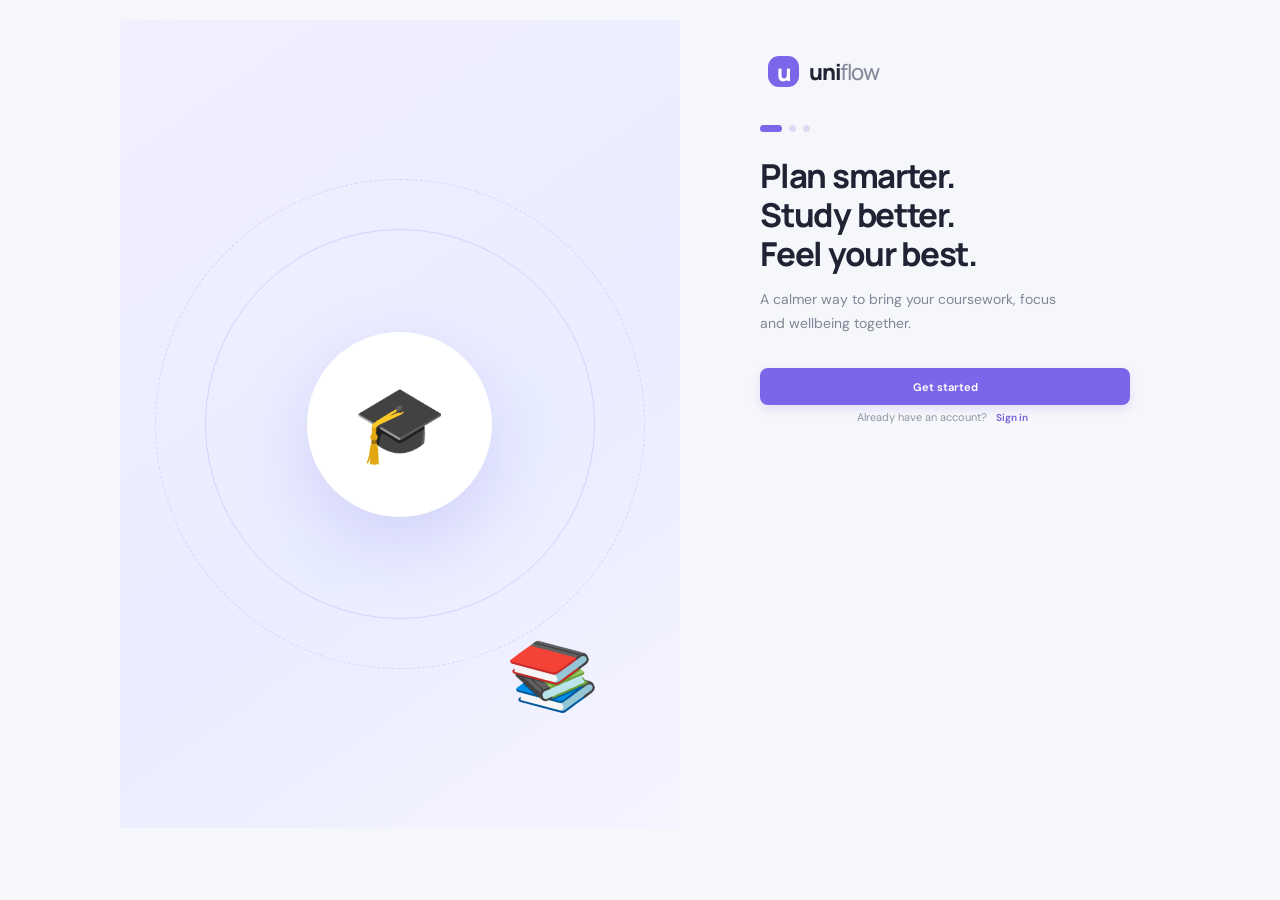
<file: index.html>
<!doctype html>
<html lang="en">
<head>
  <meta charset="utf-8">
  <meta name="viewport" content="width=device-width, initial-scale=1">
  <meta name="theme-color" content="#f6f7fb">
  <meta name="description" content="UniFlow brings your study plan, coursework and focus time together.">
  <title>UniFlow — Your study, in flow</title>
  <link rel="preconnect" href="https://fonts.googleapis.com">
  <link rel="preconnect" href="https://fonts.gstatic.com" crossorigin>
  <link href="https://fonts.googleapis.com/css2?family=DM+Sans:wght@400;500;600;700&family=Manrope:wght@400;500;600;700;800&display=swap" rel="stylesheet">
  <link rel="stylesheet" href="style.css">
  <script src="app.js" defer></script>
</head>
<body>
  <div class="app-shell">
    <aside class="sidebar" id="sidebar">
      <a class="brand" href="#dashboard" aria-label="UniFlow dashboard"><span class="brand-mark">u</span><span>uni<span class="brand-light">flow</span></span></a>
      <div class="workspace-label">MY WORKSPACE</div>
      <nav class="primary-nav" aria-label="Main navigation">
        <button class="nav-item active" data-view="dashboard"><span class="nav-icon">◫</span>Overview</button>
        <button class="nav-item" data-view="messages"><span class="nav-icon">✉</span>Mail & messages<span class="nav-count" id="mail-count">0</span></button>
        <button class="nav-item" data-view="calendar"><span class="nav-icon">▦</span>Smart calendar</button>
        <button class="nav-item" data-view="tasks"><span class="nav-icon">☑</span>Tasks & deadlines<span class="nav-count" id="task-count">4</span></button>
        <button class="nav-item" data-view="planner"><span class="nav-icon">✳</span>AI study planner<span class="nav-new">NEW</span></button>
        <button class="nav-item" data-view="focus"><span class="nav-icon">◷</span>Focus mode</button>
        <div class="workspace-label nav-section-label">YOUR SPACE</div>
        <button class="nav-item" data-view="groups"><span class="nav-icon">♧</span>Group workspace</button>
        <button class="nav-item" data-view="progress"><span class="nav-icon">▥</span>Progress & analytics</button>
        <button class="nav-item" data-view="simulator"><span class="nav-icon">⌁</span>What-if simulator</button>
      </nav>
      <div class="sidebar-bottom">
        <div class="streak-card"><div class="streak-top"><span>✦ YOUR MOMENTUM</span><span class="streak-fire">✧</span></div><strong>3 day streak</strong><p>Small steps add up. Keep your flow going.</p><div class="streak-days"><i class="done">M</i><i class="done">T</i><i class="done">W</i><i>T</i><i>F</i><i>S</i><i>S</i></div></div>
        <button class="nav-item settings-link" data-view="settings"><span class="nav-icon">⚙</span>Settings & privacy</button>
        <button class="nav-item sidebar-signout" id="sidebar-signout"><span class="nav-icon">↪</span>Sign out</button>
        <div class="profile"><div class="avatar">JD</div><div><strong>Jamie Davies</strong><span>Student workspace</span></div><button class="more-button" aria-label="More profile options">···</button></div>
      </div>
    </aside>
    <main class="main-area">
      <header class="topbar"><button class="mobile-menu icon-button" id="mobile-menu" aria-label="Open navigation">☰</button><div class="breadcrumb">Workspace <span>/</span> <strong id="breadcrumb-current">Overview</strong></div><div class="mail-toolbar-controls"><input class="input-control mail-search" id="mail-search" type="search" placeholder="Search your planner..." aria-label="Search mail"><button class="button button-secondary" id="mail-top-add">＋ Add</button><button class="button button-secondary mail-signout" id="mail-signout">Sign out</button><div class="guest-user"><span>GU</span><div><b>Guest User</b><small>Guest · Read only</small></div></div></div><div class="topbar-actions"><span class="today-label" id="today-label"></span><button class="icon-button notification-button" aria-label="Notifications">♧<i></i></button><div class="avatar small-avatar">JD</div></div></header>
      <div class="page-wrap">
        <section class="view welcome-view" id="view-welcome">
          <div class="welcome-art"><div class="welcome-orbit orbit-one"></div><div class="welcome-orbit orbit-two"></div><div class="welcome-cap">🎓</div><div class="welcome-student">📚</div></div>
          <div class="welcome-copy"><a class="brand welcome-brand" href="#welcome"><span class="brand-mark">u</span><span>uni<span class="brand-light">flow</span></span></a><div class="welcome-dots"><i class="active"></i><i></i><i></i></div><h1>Plan smarter.<br>Study better.<br>Feel your best.</h1><p>A calmer way to bring your coursework, focus and wellbeing together.</p><button class="button button-primary full-button" data-go="signin">Get started</button><p class="welcome-signin">Already have an account? <button class="text-button" data-go="signin">Sign in</button></p></div>
        </section>
        <section class="view auth-view" id="view-signin">
          <div class="auth-card"><button class="back-button" data-go="welcome" aria-label="Back">←</button><div class="auth-logo">🎓</div><h1>Welcome back</h1><p class="page-subtitle">Sign in with your University account</p><button class="button university-button" id="university-signin"><span class="university-crest">U</span> Demo University sign in</button><div class="or-divider"><span>or</span></div><form id="signin-form"><label class="field-label" for="signin-role">Account type</label><select class="input-control" id="signin-role"><option>Student</option><option>Staff</option><option>Administrator</option></select><label class="field-label" for="signin-email">University email, ID or username</label><input class="input-control" id="signin-email" type="text" placeholder="dinakar@uniflow.local" autocomplete="username" required><label class="field-label" for="signin-password">Password</label><input class="input-control" id="signin-password" type="password" placeholder="demo1234" autocomplete="current-password" required><div class="auth-options"><label><input type="checkbox" id="remember-me" checked> Remember me</label><button type="button" class="text-button" id="forgot-password">Forgot password?</button></div><button class="button button-primary full-button" type="submit">Sign in</button></form><button class="button button-secondary full-button guest-login" id="guest-login" type="button">Continue as guest · read only</button><p class="auth-create">New to UniFlow? <button type="button" class="text-button" id="create-account">Create an account</button></p><p class="privacy-note">Demo student: dinakar@uniflow.local · Password: demo1234. This prototype does not connect to university authentication.</p></div>
        </section>
        <section class="view personalise-view" id="view-personalise">
          <div class="personalise-card"><button class="back-button" data-go="signin" aria-label="Back">←</button><div class="eyebrow">MAKE THIS SPACE YOURS</div><h1>Let's tailor UniFlow<br>to you</h1><p class="page-subtitle">Tell us a little about you so we can personalise your experience.</p><fieldset class="choice-group"><legend>My study level</legend><div class="choice-row"><label class="choice-pill"><input type="radio" name="level" value="Undergraduate" checked><span>Undergraduate</span></label><label class="choice-pill"><input type="radio" name="level" value="Postgraduate"><span>Postgraduate</span></label></div></fieldset><fieldset class="choice-group"><legend>My main goals <small>(select up to 3)</small></legend><div class="goal-choices"><label><input type="checkbox" checked> Manage deadlines</label><label><input type="checkbox" checked> Improve focus</label><label><input type="checkbox"> Reduce stress</label><label><input type="checkbox" checked> Balance work & study</label><label><input type="checkbox"> Collaborate with others</label><label><input type="checkbox"> Other</label></div></fieldset><button class="button button-primary full-button" id="finish-onboarding">Continue</button></div>
        </section>
        <section class="view" id="view-dashboard">
          <div class="welcome-row"><div><div class="eyebrow"><span class="live-dot"></span> YOUR STUDY SPACE</div><h1>Good morning, Jamie <span class="wave">✦</span></h1><p class="page-subtitle">A fresh day to make progress. Here's your flow for today.</p></div><button class="button button-primary" data-go="planner"><span>✳</span> Plan my study day</button></div>
          <div class="stat-grid">
            <article class="stat-card"><div class="stat-top"><span>WEEKLY STUDY TIME</span><span class="stat-icon lilac">◷</span></div><div class="stat-value">12.5 <small>hrs</small></div><div class="stat-foot"><span class="positive">↗ 18%</span> <span>vs last week</span><div class="mini-bars"><i style="height:35%"></i><i style="height:52%"></i><i style="height:44%"></i><i style="height:68%"></i><i style="height:58%"></i><i style="height:88%"></i><i style="height:72%"></i></div></div></article>
            <article class="stat-card"><div class="stat-top"><span>TASKS COMPLETED</span><span class="stat-icon mint">✓</span></div><div class="stat-value"><span id="done-count">8</span><small> / <span id="task-total">12</span></small></div><div class="progress-track"><i id="task-progress" style="width:67%"></i></div><div class="stat-foot"><span>You're building great momentum</span></div></article>
            <article class="stat-card"><div class="stat-top"><span>FOCUS SESSIONS</span><span class="stat-icon peach">◎</span></div><div class="stat-value">6 <small>sessions</small></div><div class="stat-foot"><span class="positive">+2</span> <span>more than last week</span><span class="foot-emoji">✦</span></div></article>
          </div>
          <div class="content-grid">
            <section class="panel today-panel"><div class="panel-heading"><div><span class="section-kicker">MONDAY, 12 OCTOBER</span><h2>Today's priorities</h2></div><button class="text-button" data-go="tasks">View all <span>→</span></button></div><div class="priority-list">
              <label class="priority-item" data-task-id="literature"><input type="checkbox" class="task-check"><span class="priority-marker urgent"></span><span class="priority-copy"><strong>Complete literature review</strong><small>CO4223 <b>·</b> Coursework 1 · Due today</small></span><span class="tag tag-urgent">Due today</span></label>
              <label class="priority-item" data-task-id="experiment"><input type="checkbox" class="task-check"><span class="priority-marker purple"></span><span class="priority-copy"><strong>Prepare experiment setup</strong><small>CO7091 · Tech Review · 45 min</small></span><span class="tag tag-medium">Study</span></label>
              <label class="priority-item" data-task-id="group-meeting"><input type="checkbox" class="task-check"><span class="priority-marker blue"></span><span class="priority-copy"><strong>Group meeting preparation</strong><small>Group Project · 2:30 PM</small></span><span class="tag tag-soft">Team</span></label>
              <label class="priority-item" data-task-id="papers"><input type="checkbox" class="task-check"><span class="priority-marker green"></span><span class="priority-copy"><strong>Read three research papers</strong><small>CO4223 · 30 min</small></span><span class="tag tag-soft">Reading</span></label>
            </div><button class="add-task-button" data-go="tasks"><span>＋</span> Add a task</button></section>
            <section class="panel calendar-panel"><div class="panel-heading"><div><span class="section-kicker">YOUR SCHEDULE</span><h2>Upcoming</h2></div><button class="text-button" data-go="calendar">Calendar <span>→</span></button></div><div class="upcoming-list">
              <div class="upcoming-item"><div class="date-block"><b>13</b><span>OCT</span></div><div class="upcoming-copy"><strong>Tech review draft</strong><span>CO7091 · 10:00 AM</span></div><span class="event-dot purple-dot"></span></div>
              <div class="upcoming-item"><div class="date-block"><b>16</b><span>OCT</span></div><div class="upcoming-copy"><strong>Coursework literature review</strong><span>CO4223 · 11:59 PM</span></div><span class="event-dot blue-dot"></span></div>
              <div class="upcoming-item"><div class="date-block"><b>19</b><span>OCT</span></div><div class="upcoming-copy"><strong>Group project report</strong><span>Group Project · 4:00 PM</span></div><span class="event-dot orange-dot"></span></div>
            </div></section>
          </div>
          <section class="panel quick-actions-panel"><div class="panel-heading"><div><span class="section-kicker">QUICK ACTIONS</span><h2>What do you need next?</h2></div><span class="tag tag-soft">Study flow</span></div><div class="dashboard-quick-actions"><button class="button button-secondary" id="dashboard-schedule">＋ Schedule event</button><button class="button button-secondary" data-go="focus">◷ Start Focus</button><button class="button button-primary" data-go="ai-agent">✳ Ask AI Agent</button><button class="button button-secondary" data-go="assessments">◇ Next assessment</button></div><div class="workload-overview"><span>Smart workload</span><span><b id="workload-status">Balanced week</b> · <b id="workload-percent">67%</b> complete</span><div class="progress-track"><i id="workload-bar" style="width:67%"></i></div></div></section>          <section class="panel planner-banner"><div class="banner-orbit">✳</div><div><span class="section-kicker">A LITTLE HELP, RIGHT ON TIME</span><h2>Not sure where to start?</h2><p>Let your study planner build a balanced plan around your deadlines and energy.</p></div><button class="button button-dark" data-go="planner">Build my plan <span>→</span></button></section>
        </section>
        <section class="view" id="view-messages"><div class="view-heading mail-heading"><div><div class="eyebrow">UNIVERSITY COMMUNICATIONS</div><h1>Mail & Messages</h1><p class="page-subtitle">Local university email-style inbox, staff contacts and student messaging.</p></div><button class="button button-primary" id="compose-message">＋ Compose</button></div><div class="mail-columns"><section class="panel inbox-panel"><div class="mail-panel-head"><h2>Inbox</h2><span class="tag tag-urgent" id="unread-count">0 unread</span></div><div class="mail-list" id="mail-list"><div class="mail-empty"><span>✉</span><b>Your inbox is clear</b><p>Messages from your university will appear here.</p></div></div></section><section class="panel contacts-panel"><div class="mail-panel-head"><h2>University contacts</h2><button class="text-button" id="add-contact">＋ Add</button></div><div class="contacts-list"><article class="contact-row"><span class="contact-avatar contact-purple">GK</span><div><b>Dr Genovefa Kefalidou</b><small>Module convenor · ID&UX</small></div><button class="contact-message" data-compose-to="gk169@leicester.ac.uk" aria-label="Message Dr Genovefa Kefalidou">✉</button></article><article class="contact-row"><span class="contact-avatar contact-green">SS</span><div><b>Student Support</b><small>Wellbeing and study support</small></div><button class="contact-message" data-compose-to="student-support@leicester.ac.uk" aria-label="Message Student Support">✉</button></article><article class="contact-row"><span class="contact-avatar contact-orange">LC</span><div><b>Library Helpdesk</b><small>Research and library services</small></div><button class="contact-message" data-compose-to="library@leicester.ac.uk" aria-label="Message Library Helpdesk">✉</button></article></div></section></div></section>
        <section class="view" id="view-calendar"><div class="view-heading"><div><div class="eyebrow">PLAN AHEAD</div><h1>Smart calendar</h1><p class="page-subtitle">See your deadlines, classes and study blocks in one place.</p></div><div class="calendar-heading-actions"><button class="button button-secondary" id="calendar-view-toggle">Week view</button><button class="button button-primary" id="add-event-button">＋ Schedule event</button></div></div><div class="panel calendar-large"><div class="calendar-toolbar"><div><h2 id="month-title">October 2026</h2><span class="muted">Select a day to see what's on</span></div><div class="calendar-controls"><button class="icon-button" id="prev-month" aria-label="Previous month">←</button><button class="button button-secondary" id="today-button">Today</button><button class="icon-button" id="next-month" aria-label="Next month">→</button></div></div><div class="calendar-grid" id="calendar-grid"></div><div class="calendar-legend"><span><i class="legend purple-bg"></i>Class</span><span><i class="legend orange-bg"></i>Deadline</span><span><i class="legend green-bg"></i>Study block</span></div></div></section>
        <section class="view" id="view-tasks"><div class="view-heading"><div><div class="eyebrow">STAY ON TOP OF IT</div><h1>Tasks & deadlines</h1><p class="page-subtitle">One clear next step makes a big project feel smaller.</p></div><button class="button button-primary" id="new-task-button">＋ New task</button></div><div class="task-summary-row"><div class="summary-chip"><b id="tasks-open">4</b><span>open tasks</span></div><div class="summary-chip"><b>2</b><span>due this week</span></div><div class="summary-chip"><b id="tasks-done">8</b><span>completed</span></div><div class="filter-wrap"><button class="button button-secondary filter-button" id="filter-button">All tasks⌄</button></div></div><div class="panel task-panel"><div class="task-table-head"><span>TASK</span><span>MODULE</span><span>DUE DATE</span><span>PRIORITY</span><span>STATUS</span></div>
          <label class="task-row" data-task-id="literature"><input type="checkbox" class="task-check"><span class="task-name"><b>Complete literature review</b><small>CO4223 coursework · finalise outline and references</small></span><span class="module-name">CO4223</span><span class="due-date due-now">Today, 4:00 PM</span><span class="tag tag-urgent">High</span><span class="status-open">○ Open</span></label>
          <label class="task-row" data-task-id="experiment"><input type="checkbox" class="task-check"><span class="task-name"><b>Prepare experiment setup</b><small>CO7091 Tech Review · gather sources</small></span><span class="module-name">CO7091</span><span class="due-date">2 days</span><span class="tag tag-medium">Medium</span><span class="status-open">○ Open</span></label>
          <label class="task-row" data-task-id="group-meeting"><input type="checkbox" class="task-check"><span class="task-name"><b>Group meeting preparation</b><small>Agree next steps and share feedback</small></span><span class="module-name">Group Project</span><span class="due-date">13 Oct, 10:00 AM</span><span class="tag tag-medium">Medium</span><span class="status-open">○ Open</span></label>
          <label class="task-row" data-task-id="papers"><input type="checkbox" class="task-check"><span class="task-name"><b>Read three research papers</b><small>CO4223 coursework · capture key findings</small></span><span class="module-name">CO4223</span><span class="due-date">16 Oct</span><span class="tag tag-soft">Low</span><span class="status-open">○ Open</span></label></div></section>
        <section class="view" id="view-planner"><div class="view-heading"><div><div class="eyebrow">YOUR PERSONAL STUDY COMPANION</div><h1>AI study planner <span class="sparkle">✳</span></h1><p class="page-subtitle">A realistic plan, shaped around your workload and time.</p></div></div><div class="planner-layout"><div class="panel planner-form-panel"><div class="panel-heading"><div><span class="section-kicker">LET'S MAKE A PLAN</span><h2>What are you working on?</h2></div><span class="form-icon">✳</span></div><label class="field-label" for="planner-module">Module or subject</label><select id="planner-module" class="input-control"><option>CO4223</option><option>CO7091</option><option>Group Project</option><option>Other</option></select><label class="field-label" for="planner-goal">Your study goal</label><textarea id="planner-goal" class="input-control" rows="3" placeholder="e.g. Review a paper and capture key findings"></textarea><div class="field-row"><div><label class="field-label" for="planner-time">Available time</label><select id="planner-time" class="input-control"><option value="60">1 hour</option><option value="90" selected>1.5 hours</option><option value="120">2 hours</option><option value="180">3 hours</option></select></div><div><label class="field-label" for="planner-energy">Energy level</label><select id="planner-energy" class="input-control"><option>Steady</option><option>High</option><option>Low</option></select></div></div><button class="button button-primary full-button" id="generate-plan">✳ Generate my plan</button><p class="privacy-note">✦ Your plan stays in this prototype, on this device.</p></div><div class="panel plan-result" id="plan-result"><div class="empty-plan"><div class="empty-illustration">✳</div><h2>Your study plan will appear here</h2><p>Tell us what you're working on and how much time you have. We'll break it into manageable steps with room to breathe.</p><div class="plan-tip"><span>✦</span> Tip: Short focused sessions can make tricky topics easier to tackle.</div></div></div></div></section>
        <section class="view" id="view-focus"><div class="view-heading"><div><div class="eyebrow">MAKE SPACE TO THINK</div><h1>Focus mode</h1><p class="page-subtitle">One task, one timer, a little more breathing room.</p></div></div><div class="focus-layout"><div class="panel focus-card"><span class="section-kicker">YOUR FOCUS SESSION</span><h2 id="focus-task-title">CO4223: Literature review</h2><div class="timer-ring" id="timer-ring"><div><strong id="timer-display">25:00</strong><span>FOCUS TIME</span></div></div><div class="timer-modes"><button class="timer-mode active" data-minutes="25">Focus 25</button><button class="timer-mode" data-minutes="45">Deep work 45</button><button class="timer-mode" data-minutes="5">Short break 5</button></div><div class="timer-buttons"><button class="button button-primary" id="timer-start">Start focusing</button><button class="button button-secondary" id="timer-reset">Reset</button></div><div class="focus-caption">✦ You can do hard things, one small block at a time.</div></div><div class="focus-side"><div class="panel focus-note"><span class="section-kicker">A GENTLE REMINDER</span><h2>Make it manageable.</h2><p>Pick one clear task. Silence the noise. When the timer ends, take a proper break.</p><div class="focus-steps"><div><i>1</i><span>Choose one task</span></div><div><i>2</i><span>Settle into focus</span></div><div><i>3</i><span>Pause and recharge</span></div></div></div><div class="panel session-stat"><div><span>FOCUS TIME THIS WEEK</span><b><span id="focus-total">150</span> <small>min</small></b></div><span class="stat-icon lilac">◷</span></div></div></div></section>
        <section class="view" id="view-groups"><div class="view-heading"><div><div class="eyebrow">BETTER TOGETHER</div><h1>Group workspace</h1><p class="page-subtitle">Shared projects, next steps and a clearer view of who's doing what.</p></div><button class="button button-primary" id="invite-button">＋ Invite teammate</button></div><div class="group-layout"><div class="panel group-project"><div class="group-header"><div class="group-icon">✦</div><div><span class="section-kicker">ACTIVE PROJECT</span><h2>UniFlow prototype design</h2><span class="muted">CO4223 · 4 members</span></div><button class="more-button">···</button></div><div class="group-progress"><div><span>Project progress</span><b>68%</b></div><div class="progress-track"><i style="width:68%"></i></div></div><h3 class="subheading">Next steps</h3><div class="group-task"><span class="check-circle checked">✓</span><span><b>Map current navigation pain points</b><small>Alex Morgan · Completed yesterday</small></span></div><div class="group-task"><span class="check-circle"></span><span><b>Refine low-fidelity wireframes</b><small>You · Due tomorrow</small></span><span class="tag tag-medium">In progress</span></div><div class="group-task"><span class="check-circle"></span><span><b>Prepare critique presentation</b><small>Priya Shah · Due Monday</small></span></div><button class="add-task-button" id="group-add-task">＋ Add a next step</button><div class="member-row"><span>YOUR TEAM</span><div class="avatar-stack"><i>JD</i><i>AM</i><i>PS</i><i>TK</i></div><span class="muted">4 collaborators</span></div></div><div class="panel activity-panel"><div class="panel-heading"><div><span class="section-kicker">LATEST UPDATES</span><h2>Team activity</h2></div><button class="text-button">See all →</button></div><div class="activity-item"><div class="avatar activity-avatar lilac-bg">AM</div><div><b>Alex shared a new sketch</b><p>“Updated the library entrance flow.”</p><small>12 minutes ago</small></div></div><div class="activity-item"><div class="avatar activity-avatar mint-bg">PS</div><div><b>Priya completed a task</b><p>Mapped the existing wayfinding signs.</p><small>Yesterday</small></div></div><div class="activity-item"><div class="avatar activity-avatar peach-bg">TK</div><div><b>Tom added a comment</b><p>“Should we test this with first years?”</p><small>Yesterday</small></div></div><button class="button button-secondary full-button" id="message-team">Open team chat</button></div></div></section>
        <section class="view" id="view-progress"><div class="view-heading"><div><div class="eyebrow">NOTICE YOUR PROGRESS</div><h1>Progress & analytics</h1><p class="page-subtitle">Patterns to help you find a study rhythm that works.</p></div><button class="button button-secondary" id="progress-range">This week⌄</button></div><div class="stat-grid progress-stats"><article class="stat-card"><div class="stat-top"><span>STUDY HOURS</span><span class="stat-icon lilac">◷</span></div><div class="stat-value">12.5 <small>hrs</small></div><div class="stat-foot"><span class="positive">↗ 18%</span> vs last week</div></article><article class="stat-card"><div class="stat-top"><span>COMPLETION RATE</span><span class="stat-icon mint">✓</span></div><div class="stat-value">82<small>%</small></div><div class="stat-foot"><span class="positive">↗ 6%</span> vs last week</div></article><article class="stat-card"><div class="stat-top"><span>FOCUS SESSIONS</span><span class="stat-icon peach">◎</span></div><div class="stat-value">6 <small>sessions</small></div><div class="stat-foot">Average focus: <b>32 min</b></div></article></div><div class="analytics-grid"><div class="panel chart-panel"><div class="panel-heading"><div><span class="section-kicker">CONSISTENCY OVER PERFECTION</span><h2>Study time this week</h2></div><span class="tag tag-soft">12.5 hours</span></div><div class="bar-chart"><div class="chart-y"><span>4h</span><span>3h</span><span>2h</span><span>1h</span><span>0</span></div><div class="chart-columns"><div><i style="height:42%"></i><span>Mon</span></div><div><i style="height:68%"></i><span>Tue</span></div><div><i style="height:54%"></i><span>Wed</span></div><div><i style="height:88%"></i><span>Thu</span></div><div><i style="height:38%"></i><span>Fri</span></div><div><i style="height:62%"></i><span>Sat</span></div><div><i style="height:22%"></i><span>Sun</span></div></div></div></div><div class="panel insight-panel"><span class="section-kicker">A PATTERN WE NOTICED</span><div class="insight-icon">✦</div><h2>Your focus is finding its rhythm.</h2><p>You completed most study sessions in the late morning this week. Consider protecting that time for your most challenging module.</p><button class="text-button" data-go="planner">Plan around this <span>→</span></button></div></div><div class="panel module-progress"><div class="panel-heading"><div><span class="section-kicker">WHERE YOUR TIME GOES</span><h2>By module</h2></div></div><div class="module-row"><span>CO4223</span><div class="progress-track"><i style="width:76%"></i></div><b>5.5 hrs</b></div><div class="module-row"><span>CO7091</span><div class="progress-track"><i class="bar-green" style="width:55%"></i></div><b>4 hrs</b></div><div class="module-row"><span>Group Project</span><div class="progress-track"><i class="bar-orange" style="width:40%"></i></div><b>3 hrs</b></div></div></section>
        <section class="view" id="view-simulator"><div class="view-heading"><div><div class="eyebrow">EXPLORE YOUR OPTIONS</div><h1>What-if simulator</h1><p class="page-subtitle">Try a small change and see how it could reshape your week.</p></div></div><div class="simulator-layout"><div class="panel simulator-form"><span class="section-kicker">MAKE A WHAT-IF PLAN</span><h2>What if you added a study block?</h2><label class="field-label" for="sim-module">Module</label><select id="sim-module" class="input-control"><option>CO4223</option><option>CO7091</option><option>Group Project</option></select><label class="field-label" for="sim-hours">Extra study time <strong id="sim-hours-label">2 hours</strong></label><input type="range" id="sim-hours" min="1" max="8" value="2"><label class="field-label" for="sim-day">Best day</label><select id="sim-day" class="input-control"><option>Friday</option><option>Saturday</option><option>Sunday</option><option>Monday</option></select><button class="button button-primary full-button" id="run-simulation">See what could change <span>→</span></button></div><div class="panel simulator-result" id="sim-result"><div class="sim-orbit">⌁</div><span class="section-kicker">YOUR WEEK, REIMAGINED</span><h2>A little time can make room for a lot.</h2><p>Adjust the options and preview how a study block could fit into your week.</p><div class="sim-placeholder"><span>✦</span> Your preview will appear here</div></div></div></section>
        <section class="view" id="view-settings"><div class="view-heading"><div><div class="eyebrow">MAKE UNIFLOW YOURS</div><h1>Settings & privacy</h1><p class="page-subtitle">Your workspace should feel comfortable and under your control.</p></div></div><div class="settings-layout"><div class="panel settings-panel"><span class="section-kicker">ACCESSIBILITY</span><h2>Comfortable for you</h2><div class="setting-row"><div><b>Larger text</b><p>Make reading easier across your workspace.</p></div><label class="switch"><input type="checkbox" id="large-text"><span></span></label></div><div class="setting-row"><div><b>Dark mode</b><p>Use a darker colour theme.</p></div><label class="switch"><input type="checkbox" id="dark-mode"><span></span></label></div><div class="setting-row"><div><b>High contrast</b><p>Strengthen text and boundary contrast.</p></div><label class="switch"><input type="checkbox" id="high-contrast"><span></span></label></div><div class="setting-row"><div><b>Reading-friendly font</b><p>Use a clear sans-serif typeface.</p></div><label class="switch"><input type="checkbox" id="reading-font"><span></span></label></div><div class="setting-row"><div><b>Reduce motion</b><p>Limit decorative movement and transitions.</p></div><label class="switch"><input type="checkbox" id="reduce-motion"><span></span></label></div><div class="setting-row"><div><b>Study reminders</b><p>Gentle nudges for your planned study blocks.</p></div><label class="switch"><input type="checkbox" id="study-reminders" checked><span></span></label></div></div><div class="panel settings-panel"><span class="section-kicker">YOUR DATA</span><h2>Privacy, made clear</h2><div class="privacy-card"><span class="privacy-shield">◈</span><div><b>This prototype keeps data on this device</b><p>Your task checkmarks and accessibility preferences use local browser storage. No account or cloud sync is connected.</p></div></div><div class="setting-row"><div><b>Clear prototype data</b><p>Reset saved task progress and preferences in this browser.</p></div><button class="button button-secondary" id="clear-data">Clear data</button></div></div><div class="panel settings-panel"><span class="section-kicker">YOUR PROFILE</span><h2>Student workspace</h2><div class="profile-setting"><div class="avatar">JD</div><div><b>Jamie Davies</b><p>Undergraduate · UX Design & Computing</p></div><button class="text-button" id="edit-profile">Edit</button></div></div></div></section>
        <section class="view" id="view-wellbeing"><div class="view-heading"><div><div class="eyebrow">CHECK IN WITH YOURSELF</div><h1>Wellbeing</h1><p class="page-subtitle">A small pause can help you choose what you need next.</p></div><button class="button button-secondary" id="wellbeing-trends">View trends</button></div><div class="wellbeing-layout"><div class="panel wellbeing-checkin"><span class="section-kicker">TODAY'S CHECK-IN</span><h2>How are you feeling today?</h2><div class="mood-options" role="group" aria-label="Choose your mood"><button data-mood="Very low" aria-label="Very low">☹<small>Very low</small></button><button data-mood="Low" aria-label="Low">🙁<small>Low</small></button><button data-mood="Okay" aria-label="Okay">😐<small>Okay</small></button><button data-mood="Good" aria-label="Good">🙂<small>Good</small></button><button data-mood="Great" aria-label="Great">😄<small>Great</small></button></div><span class="field-label">What's on your mind? <small>(select all that apply)</small></span><div class="goal-choices mood-tags"><label><input type="checkbox"> Stress</label><label><input type="checkbox"> Motivation</label><label><input type="checkbox"> Sleep</label><label><input type="checkbox"> Workload</label><label><input type="checkbox"> Social</label><label><input type="checkbox"> Other</label></div><button class="button button-primary full-button" id="wellbeing-submit">See recommendations</button><div class="wellbeing-recommendation" id="wellbeing-recommendation" hidden><b>A gentle next step</b><p>Try a five minute breathing break, then choose one small task. You can adjust today's plan whenever you need.</p><button class="text-button" data-go="planner">Adjust my study plan →</button></div></div><div class="panel wellbeing-suggestions"><span class="section-kicker">PERSONALISED SUGGESTIONS</span><h2>Make a little space for yourself</h2><div class="suggestion-row"><span>♧</span><div><b>Take a five minute breathing break</b><small>A short reset can help you return with more clarity.</small></div></div><div class="suggestion-row"><span>☼</span><div><b>Adjust today's study plan</b><small>Leave room for breaks and changes in energy.</small></div></div><div class="suggestion-row"><span>◷</span><div><b>Try a gentle focus session</b><small>Start small with a 25 minute block.</small></div></div></div></div></section>
        <section class="view" id="view-privacy"><div class="view-heading"><div><div class="eyebrow">YOUR DATA, YOUR CHOICE</div><h1>Privacy & data</h1><p class="page-subtitle">See what this prototype stores and choose what to include.</p></div><span class="privacy-shield privacy-large">◈</span></div><div class="settings-layout privacy-layout"><div class="panel settings-panel"><span class="section-kicker">PERSONALISATION</span><h2>Choose what UniFlow can use</h2><div class="setting-row"><div><b>Use my data for recommendations</b><p>Use your activity to tailor study suggestions.</p></div><label class="switch"><input type="checkbox" id="privacy-recommendations" checked><span></span></label></div><div class="setting-row"><div><b>Include calendar data</b><p>Use your events to help shape a study plan.</p></div><label class="switch"><input type="checkbox" id="privacy-calendar" checked><span></span></label></div><div class="setting-row"><div><b>Include wellbeing data</b><p>Use check-ins to adapt the tone of suggestions.</p></div><label class="switch"><input type="checkbox" id="privacy-wellbeing" checked><span></span></label></div><button class="button button-secondary" id="view-used-data">View what data is used</button></div><div class="panel settings-panel"><span class="section-kicker">PERMISSIONS</span><h2>Connected services</h2><div class="permission-row"><span>▦</span><b>Calendar access</b><i>Demo only</i></div><div class="permission-row"><span>▧</span><b>File access</b><i>Not connected</i></div><div class="permission-row"><span>⌖</span><b>Location (optional)</b><i>Not connected</i></div><p class="privacy-note privacy-left">This prototype does not connect to external accounts or services.</p></div><div class="panel settings-panel privacy-actions"><span class="section-kicker">YOUR CONTROLS</span><button class="button button-secondary" id="download-data">↓ Download my data</button><button class="button button-danger" id="delete-data">▤ Delete my data</button></div></div></section>
        <footer class="page-footer"><span class="brand-mini">u</span><span>UniFlow</span><span class="footer-dot">·</span><span>Make space for what matters.</span><button class="footer-privacy" data-go="settings">Privacy & accessibility</button></footer>
      </div>
    </main>
  </div>
  <nav class="mobile-bottom-nav" aria-label="Quick navigation"><button data-view="dashboard"><span>⌂</span>Home</button><button data-view="calendar"><span>▦</span>Calendar</button><button data-view="focus"><span>◷</span>Focus</button><button data-view="groups"><span>♧</span>Groups</button><button id="open-more"><span>•••</span>More</button></nav>
  <dialog id="more-dialog" class="more-dialog"><div class="more-sheet-heading"><strong>Your space</strong><button class="modal-close" id="close-more" aria-label="Close">×</button></div><div class="more-grid"><button data-view="tasks">☑<span>Tasks</span></button><button data-view="planner">✳<span>AI Study Plan</span></button><button data-view="messages">✉<span>Mail & Messages</span></button><button data-view="wellbeing">☼<span>Wellbeing</span></button><button data-view="progress">▥<span>Progress</span></button><button data-view="simulator">⌁<span>What-if</span></button><button data-view="settings">⚙<span>Settings</span></button><button data-view="privacy">◈<span>Privacy & data</span></button></div></dialog>
  <div class="toast" id="toast" role="status" aria-live="polite"></div>
  <dialog id="event-dialog" class="modal"><form id="event-form"><button type="button" class="modal-close" id="close-event" aria-label="Close">×</button><span class="section-kicker">ACADEMIC CALENDAR</span><h2>Schedule an event</h2><label class="field-label" for="event-title">Event</label><input class="input-control" id="event-title" required placeholder="e.g. Revision session"><label class="field-label" for="event-date">Date</label><input class="input-control" id="event-date" type="date" required><label class="field-label" for="event-type">Event type</label><select class="input-control" id="event-type"><option value="study">Study block</option><option value="class">Class</option><option value="deadline">Assessment deadline</option></select><div class="modal-actions"><button type="button" class="button button-secondary" id="cancel-event">Cancel</button><button type="submit" class="button button-primary">Save event</button></div></form></dialog>
  <dialog id="task-dialog" class="modal"><form id="task-form"><button type="button" class="modal-close" id="close-task" aria-label="Close">×</button><span class="section-kicker">ADD TO YOUR LIST</span><h2 id="task-dialog-title">New task</h2><label class="field-label" for="new-task-title">What needs doing?</label><input class="input-control" id="new-task-title" required placeholder="e.g. Review seminar notes"><label class="field-label" for="new-task-module">Module</label><input class="input-control" id="new-task-module" placeholder="e.g. CO4223"><div class="field-row"><div><label class="field-label" for="new-task-type">Task type</label><select class="input-control" id="new-task-type"><option>General task</option><option>Essay</option><option>Reading</option><option>Revision</option></select></div><div><label class="field-label" for="new-task-priority">Priority</label><select class="input-control" id="new-task-priority"><option>Low</option><option>Medium</option><option>High</option></select></div></div><label class="field-label" for="new-task-due">Due date</label><input class="input-control" id="new-task-due" type="date"><div class="modal-actions"><button type="button" class="button button-secondary" id="cancel-task">Cancel</button><button type="submit" class="button button-primary" id="save-task">Add task</button></div></form></dialog>
  <dialog id="compose-dialog" class="modal compose-dialog"><form method="dialog" id="compose-form"><button type="button" class="modal-close" id="close-compose" aria-label="Close">×</button><span class="section-kicker">UNIVERSITY MESSAGES</span><h2>Compose a message</h2><label class="field-label" for="message-to">To</label><input class="input-control" id="message-to" type="email" placeholder="name@leicester.ac.uk" required><label class="field-label" for="message-subject">Subject</label><input class="input-control" id="message-subject" required placeholder="Add a subject"><label class="field-label" for="message-body">Message</label><textarea class="input-control" id="message-body" rows="5" required placeholder="Write your message..."></textarea><div class="modal-actions"><button class="button button-secondary" type="button" id="cancel-compose">Cancel</button><button class="button button-primary" type="submit">Send demo message</button></div><p class="privacy-note">Messages are saved locally in this prototype and are not sent.</p></form></dialog>
</body>
</html>
</file>
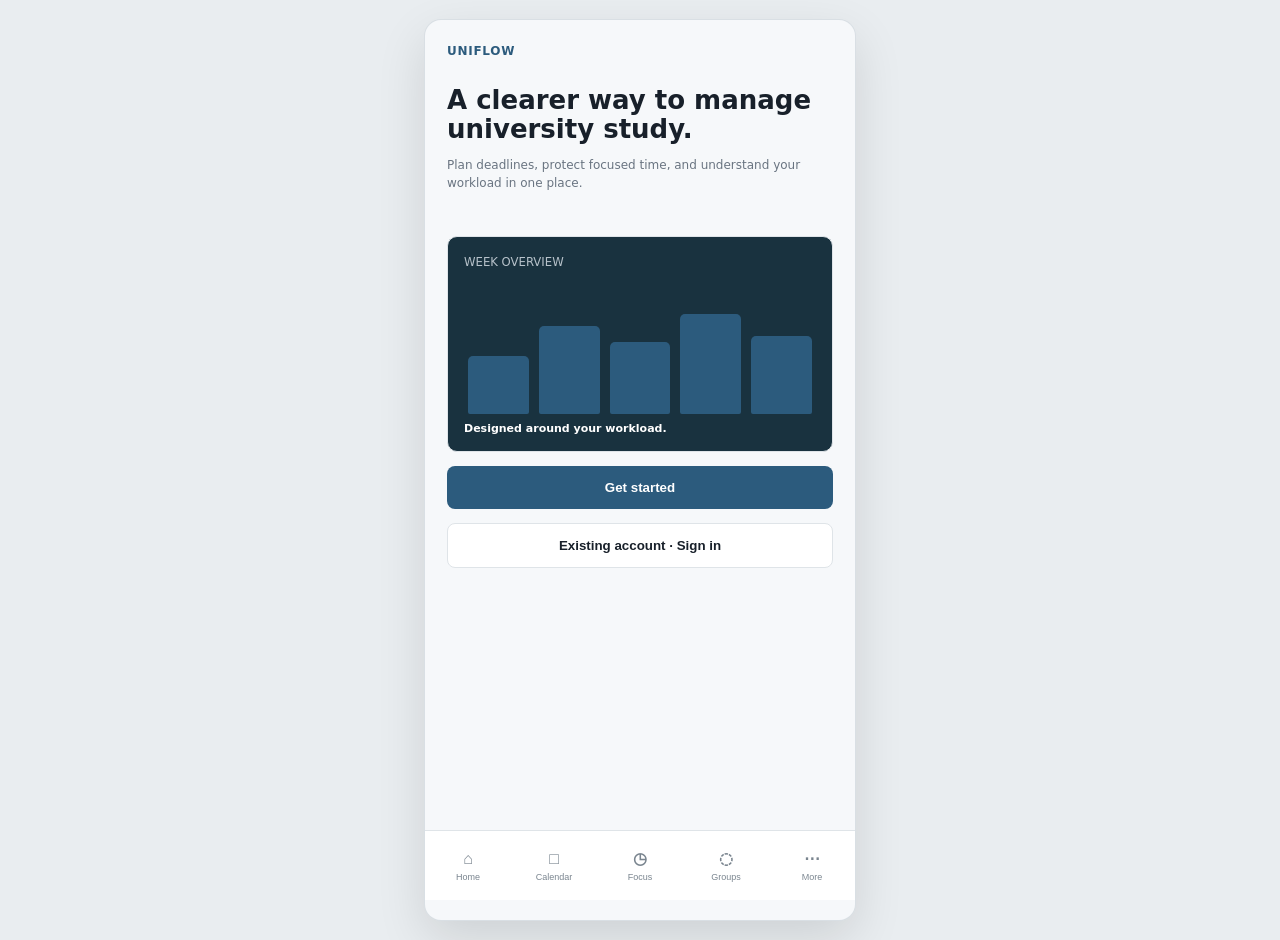
<file: mobile-app.html>
<!doctype html>
<html lang="en">
<head>
<meta charset="utf-8">
<meta name="viewport" content="width=device-width,initial-scale=1">
<meta name="theme-color" content="#19323f">
<title>UniFlow — Functional Mobile Prototype</title>
<style>
:root{--bg:#f6f8fa;--card:#fff;--ink:#18202a;--muted:#697481;--line:#dfe4e8;--accent:#2c5b7d;--soft:#e5eff6;--navy:#19323f;--green:#26815e;--amber:#b2741c;--red:#b83e45}
*{box-sizing:border-box}body{margin:0;background:#e9edf0;color:var(--ink);font:14px Inter,system-ui,sans-serif}.app{width:min(100%,430px);min-height:100vh;margin:auto;background:var(--bg)}.screen{display:none;min-height:100vh;padding:24px 22px 96px}.screen.active{display:block}.brand{font-size:12px;font-weight:800;color:var(--accent);letter-spacing:.06em}.h1{font-size:26px;line-height:1.12;margin:28px 0 8px;font-weight:750}.sub{color:var(--muted);font-size:12px;line-height:1.5}.label{margin-top:26px;font-size:10px;font-weight:800;letter-spacing:.08em;color:#89939d}.card{background:var(--card);border:1px solid var(--line);border-radius:10px;padding:16px;margin-top:10px}.btn{width:100%;border:0;border-radius:8px;padding:14px 16px;margin-top:14px;font-weight:700;cursor:pointer;background:var(--accent);color:#fff}.btn.secondary{background:#fff;color:var(--ink);border:1px solid var(--line)}input,select,textarea{width:100%;border:1px solid var(--line);border-radius:8px;background:#fff;padding:12px;margin-top:6px;font:inherit;color:var(--ink)}textarea{min-height:90px}.row{display:flex;align-items:center;justify-content:space-between;gap:12px;padding:13px 0;border-bottom:1px solid var(--line);font-size:11px}.row:last-child{border-bottom:0}.chips{display:flex;gap:8px;flex-wrap:wrap;margin-top:10px}.chip{border:1px solid var(--line);background:#fff;border-radius:18px;padding:7px 12px;font-size:10px;font-weight:700;cursor:pointer}.chip.on{background:var(--soft);border-color:transparent;color:var(--accent)}.event{padding:13px;border-left:3px solid var(--accent);background:var(--soft);border-radius:8px;margin-top:9px}.task{display:grid;grid-template-columns:20px 1fr auto;gap:10px;align-items:center}.task input{width:18px;margin:0;accent-color:var(--accent)}small{color:var(--muted)}.status{font-size:9px;font-weight:800}.danger{color:var(--red)}.metrics{display:grid;grid-template-columns:repeat(3,1fr);gap:8px}.metric{background:#fff;border:1px solid var(--line);border-radius:9px;padding:12px}.metric strong{font-size:18px}.bars{height:150px;display:flex;align-items:end;gap:10px;padding:18px 4px 5px}.bar{flex:1;background:var(--accent);border-radius:5px 5px 2px 2px}.timer{text-align:center;font-size:54px;font-weight:750;margin:60px 0 20px}.progress{height:5px;background:var(--line);border-radius:5px}.progress i{display:block;height:100%;background:var(--accent);border-radius:5px}.nav{position:fixed;bottom:0;width:min(100%,430px);height:70px;background:#fff;border-top:1px solid var(--line);display:grid;grid-template-columns:repeat(5,1fr);z-index:5}.nav button{border:0;background:#fff;color:#7a858f;font-size:9px}.nav button.active{color:var(--accent);font-weight:800}.nav b{display:block;font-size:16px;margin-bottom:4px}.toast{position:fixed;left:50%;bottom:84px;transform:translate(-50%,15px);background:#18202a;color:#fff;padding:11px 14px;border-radius:8px;font-size:11px;opacity:0;pointer-events:none;transition:.2s;z-index:10}.toast.show{opacity:1;transform:translate(-50%,0)}
body.dark{--bg:#10161b;--card:#172027;--ink:#eef3f6;--muted:#aab5bd;--line:#2d3941;--soft:#203b4b}body.dark .btn.secondary,body.dark input,body.dark select,body.dark textarea,body.dark .chip,body.dark .nav,body.dark .nav button{background:#172027;color:var(--ink)}body.dark .metric{background:#172027}body.reduce *{transition:none!important;animation:none!important} @media (min-width:700px){.app{box-shadow:0 0 0 1px #d9dfe4,0 18px 50px rgba(0,0,0,.12);margin:20px auto;min-height:calc(100vh - 40px);border-radius:16px;overflow:hidden}.nav{position:fixed;border-radius:0 0 16px 16px}} </style>
</head>
<body>
<div class="app">

<section id="onboarding" class="screen active">
<div class="brand">UNIFLOW</div>
<div class="h1">A clearer way to manage university study.</div>
<p class="sub">Plan deadlines, protect focused time, and understand your workload in one place.</p>
<div class="card" style="background:var(--navy);color:#fff;margin-top:44px"><small style="color:#b7c2ca">WEEK OVERVIEW</small><div class="bars" id="mini"></div><b style="font-size:11px">Designed around your workload.</b></div>
<button class="btn" onclick="go('login')">Get started</button>
<button class="btn secondary" onclick="go('login')">Existing account · Sign in</button>
</section>

<section id="login" class="screen">
<div class="brand">UNIFLOW</div><div class="h1">University sign in</div><p class="sub">Use your institutional account to continue.</p>
<div class="label">UNIVERSITY ACCOUNT</div><div class="card">
<label>Email<input id="email" type="email" value="name@leicester.ac.uk"></label>
<label style="display:block;margin-top:12px">Password<input id="password" type="password" value="demo-password"></label>
<button class="btn" onclick="signIn()">Continue</button><button class="btn secondary" onclick="toast('Reset instructions would be sent here.')">Forgot password?</button>
</div></section>

<section id="personal" class="screen">
<div class="brand">UNIFLOW</div><div class="h1">Set up your workspace</div><p class="sub">Choose how UniFlow should plan around your week.</p>
<div class="label">COURSE LEVEL</div><div class="chips"><button class="chip on">Postgraduate</button><button class="chip">Undergraduate</button></div>
<div class="label">WHAT MATTERS MOST</div><div class="card" id="goals"></div>
<div class="label">PLANNING STYLE</div><div class="chips"><button class="chip">Flexible</button><button class="chip on">Structured</button><button class="chip">Mixed</button></div>
<button class="btn" onclick="savePersonal()">Save preferences</button>
</section>

<section id="agenda" class="screen">
<div class="brand">UNIFLOW · TODAY</div><div class="h1">Your agenda</div><p class="sub">A priority-first view of what needs your attention.</p>
<div class="card"><div class="label" style="margin:0">TOP PRIORITY</div><h3 id="agendaPriority">Complete literature review</h3><p class="sub">Recommended because it is due today.</p><button class="btn" onclick="go('focus')">Start now</button></div>
<div class="label">UP NEXT</div><div id="agendaItems"></div>
<div class="label">CAPACITY</div><div class="card"><div class="row"><span>Planned study</span><b id="capacityText">6.5 / 10 hrs</b></div><div class="progress"><i id="capacityBar" style="width:65%"></i></div><p class="sub">UniFlow leaves a buffer for changes.</p></div>
</section>

<section id="home" class="screen">
<div class="brand">MON 12 OCT</div><div class="h1" style="margin-top:8px">Good morning, Aisha</div><p class="sub">Your week is currently manageable.</p>
<div class="card"><div class="label" style="margin:0">NEXT ACTION</div><h3>Complete literature review</h3><p class="sub">CO4223 · 2 hours · Due today</p><button class="btn" onclick="go('focus')">Start focus</button></div>
<div class="label">DEADLINES</div><div id="homeTasks"></div><button class="btn secondary" onclick="go('agenda')">Open today's agenda</button>
<div class="label">SYSTEM RECOMMENDATION</div><div class="card"><b>Schedule adjustment</b><p class="sub">Move Tuesday study time to 17:00 because of a group meeting.</p><button class="btn secondary" onclick="go('calendar')">Review recommendation</button></div>
</section>

<section id="calendar" class="screen">
<div class="brand">UNIFLOW</div><div class="h1">Calendar</div><p class="sub">12–18 October 2026</p>
<div class="chips" id="calendarViews"><button class="chip" data-view="day" onclick="setCalendarView('day')">Day</button><button class="chip on" data-view="week" onclick="setCalendarView('week')">Week</button><button class="chip" data-view="month" onclick="setCalendarView('month')">Month</button></div><div id="calendarContent"></div>
<div id="calendarEvents"><div class="event"><b>HCI lecture</b><br><small>09:00–10:00</small></div><div class="event"><b>Library / independent study</b><br><small>10:00–12:00</small></div><div class="event" style="border-color:var(--amber);background:#f9efda"><b>Group meeting</b><br><small>13:00–14:00</small></div><div class="event" style="border-color:var(--green);background:#e4f4ed"><b>CO4223 focus block</b><br><small id="focusBlockTime">14:00–16:00</small></div></div>
<div class="label">CONFLICT DETECTED</div><div class="card"><b>Suggested alternative: 16:00–18:00</b><p class="sub">Fixed commitments remain unchanged.</p><button class="btn" onclick="applySchedule()">Apply change</button></div>
</section>

<section id="tasks" class="screen">
<div class="brand">UNIFLOW</div><div class="h1">Tasks</div><p class="sub"><span id="taskCount">3</span> active tasks require attention.</p>
<div class="chips" id="taskFilters"><button class="chip on" data-filter="all" onclick="setTaskFilter('all')">All</button><button class="chip" data-filter="today" onclick="setTaskFilter('today')">Today</button><button class="chip" data-filter="upcoming" onclick="setTaskFilter('upcoming')">Upcoming</button><button class="chip" data-filter="done" onclick="setTaskFilter('done')">Completed</button></div>
<div class="label">ACTIVE</div><div id="taskList"></div><button class="btn" onclick="addTask()">Add task</button>
</section>

<section id="planner" class="screen">
<div class="brand">UNIFLOW</div><div class="h1">Study planner</div><p class="sub">Generate a draft plan from deadlines, availability and constraints.</p>
<div class="label">PLANNING INPUTS</div><div class="card">
<div class="row"><span>Available study time</span><b>10 hrs / week</b></div><div class="row"><span>Active deadlines</span><b>3</b></div><div class="row"><span>Fixed commitments</span><b>4</b></div><div class="row"><span>Session length</span><b>60–120 min</b></div>
</div><div class="label">RULES</div><div class="card" id="rules"></div><button class="btn" onclick="generatePlan()">Generate draft plan</button>
</section>

<section id="plan" class="screen">
<div class="brand">UNIFLOW</div><div class="h1">Draft study plan</div><p class="sub">12–18 October 2026 · editable before applying</p><div id="planList"></div>
<div class="card"><b>Why this plan?</b><p class="sub">It protects fixed commitments, prioritises nearer deadlines and leaves a buffer.</p></div>
<button class="btn" onclick="acceptPlan()">Accept draft</button><button class="btn secondary" onclick="go('planner')">Edit plan</button>
</section>

<section id="focus" class="screen">
<div class="brand">FOCUS SESSION</div><div class="h1">CO4223 · Literature review</div><div class="timer" id="timer">25:00</div><div class="progress"><i id="timerBar" style="width:100%"></i></div>
<button class="btn" id="timerBtn" onclick="toggleTimer()">Start</button><button class="btn secondary" onclick="endFocus()">End session</button>
<div class="label">SESSION CONTROLS</div><div class="card"><div class="row"><span>Notifications</span><b>Blocked</b></div><div class="row"><span>Break reminder</span><b>25 min</b></div></div>
</section>

<section id="wellbeing" class="screen">
<div class="brand">UNIFLOW</div><div class="h1">Wellbeing</div><p class="sub">Optional check-in. You control how it is used.</p>
<div class="label">HOW ARE YOU FEELING?</div><div class="chips" id="moods"></div><div class="label">FACTORS</div><div class="chips" id="factors"></div><div class="label">OPTIONAL NOTE</div><textarea id="note" placeholder="Anything affecting your study today?"></textarea><button class="btn" onclick="saveWellbeing()">Save check-in</button>
</section>

<section id="groups" class="screen">
<div class="brand">UNIFLOW</div><div class="h1">Group project</div><p class="sub">4 members · shared workspace</p><div class="chips" id="groupTabs"><button class="chip on" data-tab="chat" onclick="setGroupTab('chat')">Chat</button><button class="chip" data-tab="tasks" onclick="setGroupTab('tasks')">Tasks</button><button class="chip" data-tab="files" onclick="setGroupTab('files')">Files</button><button class="chip" data-tab="notes" onclick="setGroupTab('notes')">Notes</button></div><div id="groupContent"></div>
<div class="label">SHARED WORKSPACE</div>
</section>

<section id="analytics" class="screen">
<div class="brand">UNIFLOW</div><div class="h1">Progress</div><p class="sub">Last 7 days</p><div class="metrics"><div class="metric"><strong>18.5h</strong><br><small>Study time</small></div><div class="metric"><strong>78%</strong><br><small>Complete</small></div><div class="metric"><strong id="focusMetric">6.2h</strong><br><small>Focus</small></div></div>
<div class="label">STUDY TIME</div><div class="card"><div class="bars" id="bars"></div></div><div class="label">REFLECTION</div><div class="card"><b>Afternoon is your strongest study period.</b><p class="sub">Use this pattern when reviewing future plans.</p></div>
</section>

<section id="whatif" class="screen">
<div class="brand">UNIFLOW</div><div class="h1">What-if analysis</div><p class="sub">Explore workload trade-offs before changing your plan.</p>
<div class="label">SCENARIO</div><select id="scenario" onchange="simulate()"><option value="work">Add 5 hours of part-time work</option><option value="travel">Add 4 hours of travel</option><option value="deadline">Move a deadline forward 2 days</option></select>
<div class="label">PROJECTED IMPACT</div><div class="card" id="impact"></div><button class="btn" onclick="applyScenario()">Apply scenario</button><button class="btn secondary" onclick="go('analytics')">Discard</button>
</section>

<section id="settings" class="screen">
<div class="brand">UNIFLOW</div><div class="h1">Settings</div><p class="sub">Accessibility, notifications and account controls.</p>
<div class="label">QUICK ACCESS</div><div class="chips">
<button class="chip" onclick="go('tasks')">Tasks</button><button class="chip" onclick="go('planner')">Planner</button><button class="chip" onclick="go('wellbeing')">Wellbeing</button><button class="chip" onclick="go('analytics')">Progress</button><button class="chip" onclick="go('whatif')">What-if</button>
</div>
<div class="label">ACCESSIBILITY</div><div class="card"><label class="row"><span>Reduce motion</span><input id="reduceMotion" type="checkbox" onchange="setPreference('reduceMotion',this.checked)"></label><label class="row"><span>Dark mode</span><input id="darkMode" type="checkbox" onchange="setPreference('darkMode',this.checked)"></label><div class="row"><span>Screen reader labels</span><b>On</b></div><div class="row"><span>Text size</span><b>Default</b></div></div>
<div class="label">NOTIFICATIONS</div><div class="card"><label class="row"><span>Task reminders</span><input type="checkbox" checked onchange="toast(this.checked?'Task reminders on':'Task reminders off')"></label><div class="row"><span>Deadline alerts</span><b>On</b></div></div>
<button class="btn secondary" onclick="go('privacy')">Privacy & data</button><button class="btn secondary" onclick="resetDemo()">Reset demo data</button>
</section>

<section id="privacy" class="screen">
<div class="brand">UNIFLOW</div><div class="h1">Privacy & data</div><p class="sub">Choose what UniFlow can use for personalisation.</p>
<div class="card"><label class="row"><span>AI recommendations</span><input type="checkbox" checked onchange="toast('Preference saved')"></label><div class="row"><span>Calendar data</span><b>On</b></div><label class="row"><span>Wellbeing data</span><input type="checkbox" onchange="toast('Preference saved')"></label></div>
<button class="btn secondary" onclick="downloadData()">Download my data</button><button class="btn secondary" onclick="toast('Deletion requires confirmation in a production account flow.')">Delete my data</button>
</section>

<nav class="nav"><button data-nav="home"><b>⌂</b>Home</button><button data-nav="calendar"><b>□</b>Calendar</button><button data-nav="focus"><b>◷</b>Focus</button><button data-nav="groups"><b>◌</b>Groups</button><button data-nav="settings"><b>⋯</b>More</button></nav>
</div>
<div id="toast" class="toast"></div>
<script>
const state=JSON.parse(localStorage.getItem('uniflowState')||'{"tasks":[{"t":"Complete literature review","m":"CO4223 · Due today","done":false},{"t":"Prepare experiment setup","m":"CO7091 · Due tomorrow","done":false},{"t":"Refine prototype screens","m":"CO4223 · 3 days","done":false}]}');
const save=()=>localStorage.setItem('uniflowState',JSON.stringify(state));
const prefs=JSON.parse(localStorage.getItem('uniflowPrefs')||'{}');
let taskFilter='all',calendarView='week',groupTab='chat';
function toast(m){const t=document.getElementById('toast');t.textContent=m;t.classList.add('show');clearTimeout(window.tt);window.tt=setTimeout(()=>t.classList.remove('show'),2200)}
function go(id){document.querySelectorAll('.screen').forEach(s=>s.classList.toggle('active',s.id===id));document.querySelectorAll('.nav button').forEach(b=>b.classList.toggle('active',b.dataset.nav===id));history.replaceState(null,'','#'+id);window.scrollTo(0,0);render()}
document.querySelectorAll('[data-nav]').forEach(b=>b.onclick=()=>go(b.dataset.nav));
function signIn(){if(!email.value||!password.value)return toast('Enter your university email and password.');go('personal')}
function savePersonal(){toast('Preferences saved');go('home')}
function renderTasks(){taskList.innerHTML=state.tasks.map((x,i)=>'<div class="card task"><input type="checkbox" '+(x.done?'checked':'')+' onchange="toggleTask('+i+',this.checked)"><div><b style="'+(x.done?'text-decoration:line-through;opacity:.5':'')+'">'+x.t+'</b><small>'+x.m+'</small></div><span class="status '+(i===0?'danger':'')+'">'+(i===0?'Due today':'Upcoming')+'</span></div>').join('');taskCount.textContent=state.tasks.filter(x=>!x.done).length}
function toggleTask(i,v){state.tasks[i].done=v;save();renderTasks();toast(v?'Task completed':'Task reopened')}
function addTask(){const t=prompt('Task name');if(!t)return;state.tasks.push({t,m:'Added just now',done:false});save();renderTasks();toast('Task added')}
function renderHome(){homeTasks.innerHTML=state.tasks.slice(0,3).map((x,i)=>'<div class="card"><b>'+escapeHtml(x.t)+'</b><p class="sub">'+escapeHtml(x.m)+'</p></div>').join('')}
function renderAgenda(){const el=document.getElementById('agendaItems');if(!el)return;const pending=state.tasks.filter(x=>!x.done);const p=document.getElementById('agendaPriority');if(p)p.textContent=pending[0]?.t||'No urgent tasks';el.innerHTML=pending.slice(1,4).map((x,i)=>'<div class="card"><div class="row"><span>'+escapeHtml(x.t)+'</span><b>'+(i===0?'Today':'This week')+'</b></div><small>'+escapeHtml(x.m)+'</small></div>').join('')||'<div class="card"><b>All caught up.</b><p class="sub">No pending tasks.</p></div>';const hours=Math.min(10,Math.max(0, pending.length*1.5+2));document.getElementById('capacityText').textContent=hours.toFixed(1)+' / 10 hrs';document.getElementById('capacityBar').style.width=(hours*10)+'%'}
function renderGoals(){goals.innerHTML=['Manage deadlines','Improve focus','Balance work and study','Collaborate effectively'].map((x,i)=>'<label class="row"><span>'+x+'</span><input type="checkbox" '+(i<3?'checked':'')+'></label>').join('')}
function renderRules(){rules.innerHTML=['Protect fixed commitments','Include breaks','Leave flexibility','Prioritise nearer deadlines'].map(x=>'<label class="row"><span>'+x+'</span><input type="checkbox" checked></label>').join('')}
function generatePlan(){go('plan');toast('Draft plan generated')}
function renderPlan(){planList.innerHTML=[['MON 12','Literature review','14:00–16:00'],['TUE 13','Research papers','17:00–18:30'],['WED 14','Prototype refinement','14:00–16:00'],['THU 15','Technical review','16:00–18:00'],['FRI 16','Group meeting','13:00–14:00']].map(x=>'<div class="card"><small>'+x[0]+'</small><b style="display:block;margin-top:5px">'+x[1]+'</b><small>'+x[2]+'</small></div>').join('')}
function acceptPlan(){state.planAccepted=true;save();toast('Plan accepted and added to calendar');go('calendar')}
let timer=1500,run=false,int;
function updateTimer(){const m=String(Math.floor(timer/60)).padStart(2,'0'),s=String(timer%60).padStart(2,'0');document.getElementById('timer').textContent=m+':'+s;document.getElementById('timerBar').style.width=(timer/1500*100)+'%'}
function toggleTimer(){run=!run;timerBtn.textContent=run?'Pause':'Start';if(run){int=setInterval(()=>{timer--;updateTimer();if(timer<=0){clearInterval(int);run=false;timer=1500;updateTimer();timerBtn.textContent='Start';toast('Focus session complete')}} ,1000)}else clearInterval(int)}
function endFocus(){clearInterval(int);run=false;timer=1500;updateTimer();toast('Focus session saved');go('home')}
function renderMoods(){moods.innerHTML=['Very low','Low','Okay','Good','Great'].map(x=>'<button class="chip" onclick="moods.querySelectorAll(\'.chip\').forEach(b=>b.classList.remove(\'on\'));this.classList.add(\'on\')">'+x+'</button>').join('')}
function renderFactors(){factors.innerHTML=['Workload','Sleep','Motivation','Social','Other'].map(x=>'<button class="chip">'+x+'</button>').join('')}
function saveWellbeing(){toast('Check-in saved');go('home')}
function sendMessage(){const m=message.value.trim();if(!m)return toast('Write a message first.');message.value='';toast('Message added to group workspace')}
function simulate(){const v=document.getElementById('scenario')?.value||'work';const a=v==='work'?['18.5 → 14 h','1 → 3','15% → 4%']:v==='travel'?['18.5 → 15.5 h','1 → 2','15% → 8%']:['18.5 → 17 h','1 → 2','15% → 10%'];impact.innerHTML='<div class="row"><span>Study time</span><b class="danger">'+a[0]+'</b></div><div class="row"><span>Tasks at risk</span><b class="danger">'+a[1]+'</b></div><div class="row"><span>Buffer</span><b>'+a[2]+'</b></div>'}
function applySchedule(){state.scheduleAdjusted=true;save();toast('Calendar updated to 16:00–18:00');go('home')}
function applyScenario(){state.lastScenario=document.getElementById('scenario').value;save();toast('Scenario saved to planning view');go('planner')}
function downloadData(){const blob=new Blob([JSON.stringify(state,null,2)],{type:'application/json'});const a=document.createElement('a');a.href=URL.createObjectURL(blob);a.download='uniflow-data.json';a.click();toast('Data export created')}
mini.innerHTML=[58,88,72,100,78].map(h=>'<div class="bar" style="height:'+h+'px;background:#2c5b7d"></div>').join('');
function render(){renderTasks();renderHome();renderAgenda();renderGoals();renderRules();renderPlan();renderMoods();renderFactors();renderCalendar();renderGroup();simulate();const ft=document.getElementById('focusBlockTime');if(ft)ft.textContent=state.scheduleAdjusted?'16:00–18:00':'14:00–16:00';const done=state.tasks.filter(x=>x.done).length;const ac=document.getElementById('activeDeadlineCount');if(ac)ac.textContent=state.tasks.filter(x=>!x.done).length;const rm=document.getElementById('reduceMotion');if(rm)rm.checked=!!prefs.reduceMotion;const dm=document.getElementById('darkMode');if(dm)dm.checked=!!prefs.darkMode;document.body.classList.toggle('dark',!!prefs.darkMode);document.body.classList.toggle('reduce',!!prefs.reduceMotion);renderAnalytics(done);}
function setTaskFilter(filter){taskFilter=filter;document.querySelectorAll('#taskFilters .chip').forEach(b=>b.classList.toggle('on',b.dataset.filter===filter));renderTasks();}
function setCalendarView(view){calendarView=view;document.querySelectorAll('#calendarViews .chip').forEach(b=>b.classList.toggle('on',b.dataset.view===view));renderCalendar();}
function renderCalendar(){const el=document.getElementById('calendarEvents');if(!el)return;const focus=state.scheduleAdjusted?'16:00–18:00':'14:00–16:00';const views={day:[['TODAY','HCI lecture','09:00–10:00'],['TODAY','Independent study','10:00–12:00'],['TODAY','Group meeting','13:00–14:00'],['TODAY','CO4223 focus block',focus]],week:[['MON 12','HCI lecture','09:00–10:00'],['MON 12','Library / independent study','10:00–12:00'],['MON 12','Group meeting','13:00–14:00'],['MON 12','CO4223 focus block',focus],['TUE 13','Research papers','17:00–18:30'],['WED 14','Prototype refinement','14:00–16:00']],month:[['12 OCT','HCI lecture + study','09:00–12:00'],['13 OCT','Research papers','17:00–18:30'],['14 OCT','Prototype refinement','14:00–16:00'],['15 OCT','Technical review','16:00–18:00'],['16 OCT','Group meeting','13:00–14:00']]};el.innerHTML=views[calendarView].map((x,i)=>'<div class="event"><b>'+x[1]+'</b><br><small>'+x[0]+' · '+x[2]+'</small></div>').join('');}
function renderTasks(){const list=document.getElementById('taskList');if(!list)return;let items=state.tasks.filter(x=>taskFilter==='all'||(taskFilter==='done'&&x.done)||(taskFilter!=='done'&&!x.done));list.innerHTML=items.map((x)=>{const i=state.tasks.indexOf(x);return '<div class="card task"><input aria-label="Complete '+x.t+'" type="checkbox" '+(x.done?'checked':'')+' onchange="toggleTask('+i+',this.checked)"><div><b style="'+(x.done?'text-decoration:line-through;opacity:.5':'')+'">'+escapeHtml(x.t)+'</b><small>'+escapeHtml(x.m)+'</small></div><span class="status '+(i===0&&!x.done?'danger':'')+'">'+(x.done?'Completed':(i===0?'Due today':'Upcoming'))+'</span></div>'}).join('')||'<div class="card"><b>No tasks in this view.</b><p class="sub">Try another filter or add a task.</p></div>';const count=document.getElementById('taskCount');if(count)count.textContent=state.tasks.filter(x=>!x.done).length;}
function escapeHtml(v){return String(v).replace(/[&<>\"']/g,m=>({'&':'&amp;','<':'&lt;','>':'&gt;','\\"':'&quot;',"'":'&#39;'}[m]||m));}
function setGroupTab(tab){groupTab=tab;document.querySelectorAll('#groupTabs .chip').forEach(b=>b.classList.toggle('on',b.dataset.tab===tab));renderGroup();}
function renderGroup(){const el=document.getElementById('groupContent');if(!el)return;const content={chat:'<div class="card"><b>Aisha · 10:24</b><p class="sub">Uploaded prototype_v2.pdf</p></div><div class="card"><b>Tom · 10:28</b><p class="sub">Commented on screen 4</p></div><input id="message" placeholder="Write a message…" aria-label="Group message"><button class="btn" onclick="sendMessage()">Send</button>',tasks:'<div class="card"><b>Prototype review</b><p class="sub">Aisha · Due Friday</p></div><div class="card"><b>Literature review</b><p class="sub">Tom · In progress</p></div><button class="btn secondary" onclick="go(\'tasks\')">Open shared tasks</button>',files:'<div class="card"><b>prototype_v2.pdf</b><p class="sub">Uploaded today · 2.4 MB</p></div><div class="card"><b>research-notes.docx</b><p class="sub">Updated yesterday</p></div><button class="btn secondary" onclick="toast(\'File picker would open in production.\')">Upload file</button>',notes:'<textarea id="groupNote" placeholder="Shared notes…">'+escapeHtml(state.groupNote||'')+'</textarea><button class="btn" onclick="saveGroupNote()">Save shared note</button>'};el.innerHTML=content[groupTab];}
function saveGroupNote(){state.groupNote=document.getElementById('groupNote').value;save();toast('Shared note saved');}
function setPreference(k,v){prefs[k]=v;localStorage.setItem('uniflowPrefs',JSON.stringify(prefs));document.body.classList.toggle('dark',!!prefs.darkMode);document.body.classList.toggle('reduce',!!prefs.reduceMotion);toast('Preference saved');}
function resetDemo(){if(!confirm('Reset UniFlow demo data?'))return;localStorage.removeItem('uniflowState');localStorage.removeItem('uniflowPrefs');location.reload();}
function renderAnalytics(done){const fm=document.getElementById('focusMetric');if(fm)fm.textContent=(6.2+(done*0.3)).toFixed(1)+'h';}
render();if(location.hash.slice(1)&&document.getElementById(location.hash.slice(1)))go(location.hash.slice(1));
</script>
</body></html>
</file>
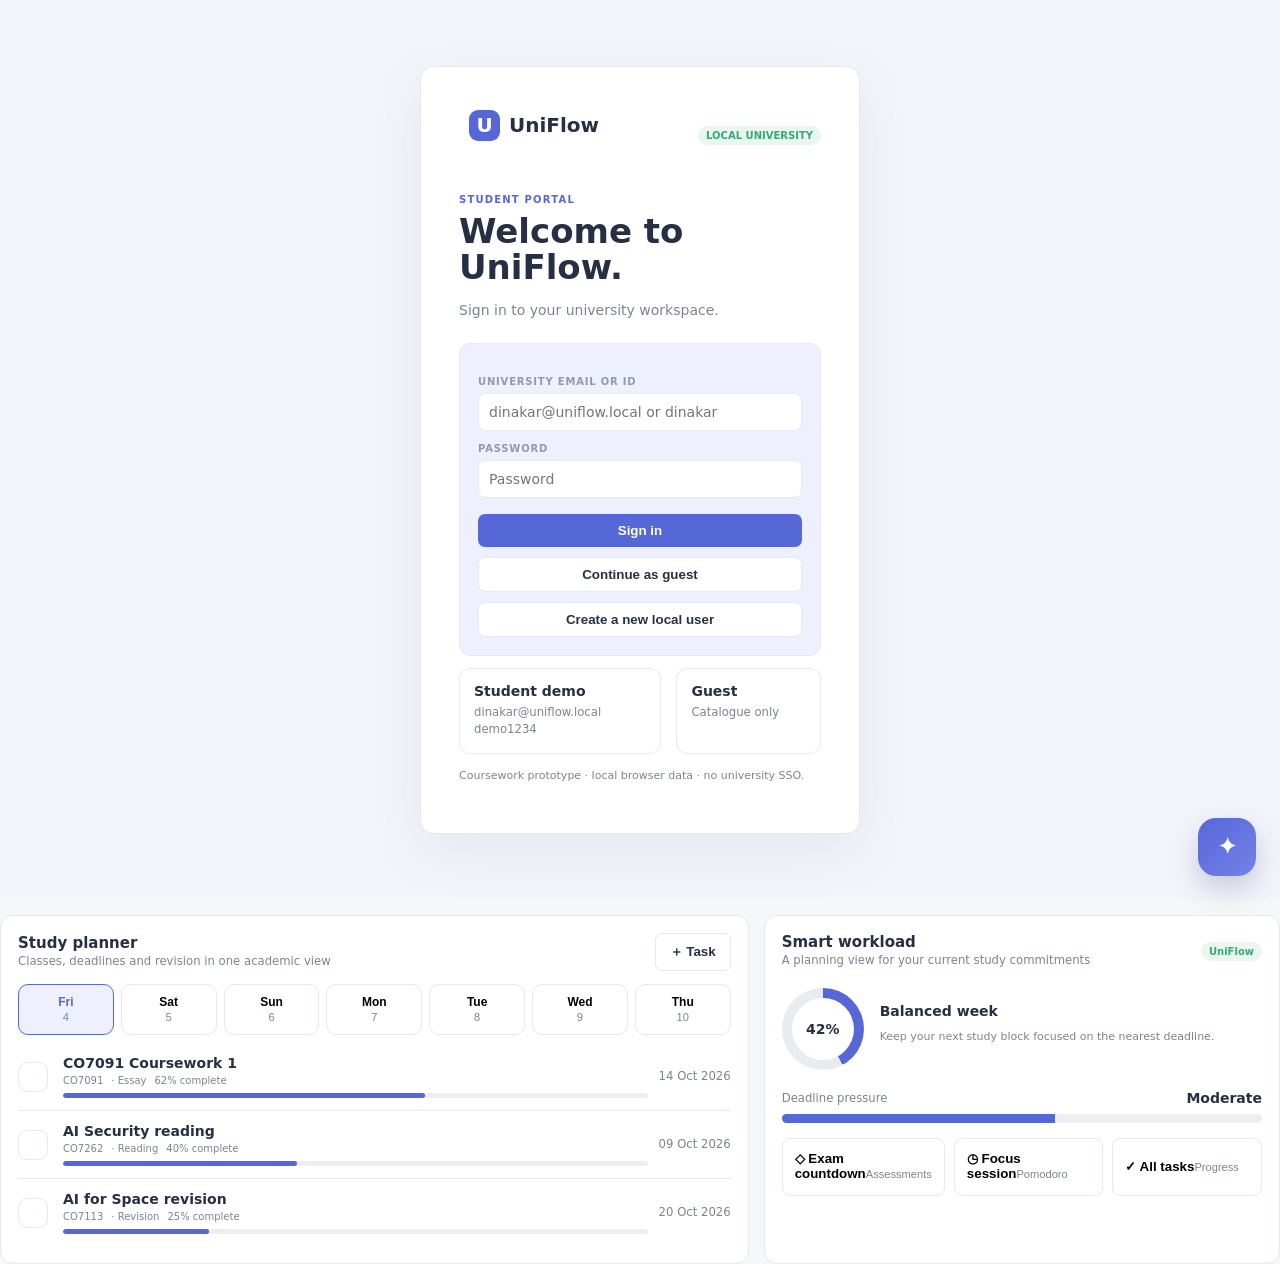
<file: web-app.html>
<!doctype html>
<html lang="en">
<head>
<meta charset="utf-8"><meta name="viewport" content="width=device-width,initial-scale=1">
<title>UniFlow — Student Planner</title>
<style>
:root{--bg:#f6f7f9;--panel:#fff;--ink:#253044;--muted:#7b8494;--line:#e6e9ee;--brand:#5667d8;--brand2:#7482e8;--soft:#eef0ff;--green:#38a879;--orange:#e6a33a;--red:#df646d}
*{box-sizing:border-box}body{margin:0;background:var(--bg);color:var(--ink);font:14px Inter,system-ui,-apple-system,BlinkMacSystemFont,"Segoe UI",sans-serif}.app{display:none;min-height:100vh}.sidebar{position:fixed;left:0;top:0;bottom:0;width:220px;background:#fff;border-right:1px solid var(--line);padding:20px 14px;z-index:20}.brand{display:flex;align-items:center;gap:9px;font-size:20px;font-weight:850;padding:5px 10px 25px}.mark{width:31px;height:31px;border-radius:9px;background:var(--brand);color:#fff;display:grid;place-items:center;font-weight:900}.nav{display:grid;gap:3px}.nav button{border:0;background:none;text-align:left;color:#687386;padding:10px 12px;border-radius:8px;cursor:pointer;font-weight:650}.nav button:hover,.nav button.active{background:var(--soft);color:var(--brand)}.nav small{color:#a0a8b5;text-transform:uppercase;letter-spacing:.1em;font-size:9px;font-weight:800;padding:17px 12px 6px}.main{margin-left:220px}.top{height:68px;background:#fff;border-bottom:1px solid var(--line);display:flex;align-items:center;justify-content:space-between;padding:0 30px;position:sticky;top:0;z-index:10}.search{width:300px;border:1px solid var(--line);background:#f7f8fa;border-radius:8px;padding:10px 13px}.topright{display:flex;gap:14px;align-items:center}.profile-chip{display:flex;align-items:center;gap:9px;border:1px solid var(--line);background:#fff;border-radius:11px;padding:4px 10px 4px 4px;cursor:pointer;text-align:left}.profile-chip:hover{border-color:#cfd5e3;background:#fafbff}.avatar{width:36px;height:36px;border:0;border-radius:10px;background:linear-gradient(135deg,var(--brand),var(--brand2));color:#fff;font-weight:850;display:grid;place-items:center}.profile-meta{display:grid;gap:1px;min-width:88px}.profile-meta b{font-size:12px;line-height:1.2}.profile-meta small{font-size:10px;color:var(--muted);line-height:1.2}.content{max-width:1220px;margin:auto;padding:28px 34px 60px}.screen{display:none}.screen.active{display:block}.eyebrow{font-size:10px;color:var(--brand);font-weight:850;text-transform:uppercase;letter-spacing:.12em}.title{font-size:27px;margin:5px 0}.sub{color:var(--muted);line-height:1.5}.row{display:flex;justify-content:space-between;align-items:center;gap:12px}.grid{display:grid;gap:15px}.g2{grid-template-columns:1.4fr 1fr}.g3{grid-template-columns:repeat(3,1fr)}.g4{grid-template-columns:repeat(4,1fr)}.card{background:var(--panel);border:1px solid var(--line);border-radius:11px;padding:17px}.mt{margin-top:17px}.btn{border:0;background:var(--brand);color:#fff;border-radius:7px;padding:9px 14px;font-weight:750;cursor:pointer}.btn.alt{background:#fff;color:var(--ink);border:1px solid var(--line)}.btn.danger{background:#fff;color:var(--red);border:1px solid #f0cdd0}.tabs{display:flex;gap:3px;background:#eef0f3;padding:3px;border-radius:8px;width:max-content}.tab{border:0;background:transparent;padding:7px 12px;border-radius:6px;color:#697386;font-weight:700;cursor:pointer}.tab.active{background:#fff;color:var(--brand);box-shadow:0 1px 3px #ccd0d8}.stat b{font-size:24px;display:block;margin:5px 0}.tag{display:inline-block;border-radius:20px;background:var(--soft);color:var(--brand);font-size:10px;padding:4px 8px;font-weight:800}.tag.green{background:#eaf7f1;color:var(--green)}.tag.red{background:#fff0f1;color:var(--red)}.list{display:grid}.item{padding:13px 0;border-bottom:1px solid var(--line);display:flex;gap:12px;align-items:center}.item:last-child{border-bottom:0}.dot{width:9px;height:9px;border-radius:50%;background:var(--brand);flex:none}.dot.green{background:var(--green)}.dot.orange{background:var(--orange)}.item-main{flex:1}.item-main b{display:block;margin-bottom:3px}.progress{height:6px;background:#eceef2;border-radius:8px;overflow:hidden}.progress i{display:block;height:100%;background:var(--brand)}input,select,textarea{font:inherit;width:100%;padding:10px;border:1px solid var(--line);border-radius:7px;background:#fff;color:var(--ink)}textarea{min-height:110px}.label{font-size:10px;text-transform:uppercase;color:#929aa7;font-weight:850;letter-spacing:.08em;margin:14px 0 6px}.calendar{display:grid;grid-template-columns:76px repeat(7,1fr);background:#fff;border:1px solid var(--line);border-radius:11px;overflow:hidden}.cell{min-height:76px;border-right:1px solid var(--line);border-bottom:1px solid var(--line);padding:7px;font-size:11px}.head{text-align:center;background:#fafbfc;font-weight:800;min-height:42px}.time{text-align:right;color:#a0a7b2}.cal-event{padding:7px;border-radius:6px;background:#eef0ff;color:#4d5ac2;margin:2px 0;cursor:pointer}.cal-event.green{background:#eaf7f1;color:#25805d}.cal-event.orange{background:#fff5e4;color:#a16a12}.dayline{display:grid;grid-template-columns:90px 1fr;min-height:64px;border-bottom:1px solid var(--line)}.dayline>div{padding:10px}.empty{color:#a5acb7;text-align:center;padding:35px}.hero{background:#fff;border:1px solid var(--line);border-radius:11px;padding:22px}.hero h2{margin:0 0 5px}.quick{display:grid;grid-template-columns:repeat(3,1fr);gap:9px}.quick button{background:#fff;border:1px solid var(--line);border-radius:8px;padding:12px;text-align:left;cursor:pointer}.quick button:hover{border-color:#c8cdf3;background:#fafaff}.modal{position:fixed;inset:0;background:#1e253755;display:grid;place-items:center;z-index:100}.modalbox{width:min(450px,92vw);background:#fff;border-radius:13px;padding:22px}.modal.hidden{display:none}.auth{min-height:100vh;display:grid;place-items:center;background:#f4f5fb}.authbox{width:min(440px,92vw);background:#fff;border:1px solid var(--line);border-radius:14px;padding:38px;box-shadow:0 18px 60px #27304a12}.auth h1{font-size:31px;margin:15px 0 8px}.toast{position:fixed;right:24px;bottom:24px;background:#252b38;color:#fff;padding:11px 15px;border-radius:8px;opacity:0;transform:translateY(8px);transition:.2s;z-index:200}.toast.show{opacity:1;transform:none}.hide{display:none!important}body.dark{--bg:#12151c;--panel:#1a1e27;--ink:#edf0f5;--muted:#a2aab8;--line:#303641}body.dark .sidebar,body.dark .top{background:#171b23}body.dark input,body.dark select,body.dark textarea,body.dark .tabs,body.dark .head{background:#20252f;color:var(--ink)}body.dark .btn.alt,body.dark .quick button{background:#1a1e27;color:var(--ink)}@media(max-width:900px){.sidebar{width:185px}.main{margin-left:185px}.g4{grid-template-columns:repeat(2,1fr)}.g2{grid-template-columns:1fr}.content{padding:22px}.calendar{min-width:850px;overflow:auto}.quick{grid-template-columns:1fr}}@media(max-width:650px){.sidebar{position:static;width:100%;height:auto;border-right:0;border-bottom:1px solid var(--line)}.main{margin-left:0}.nav{grid-template-columns:repeat(3,1fr)}.nav small{display:none}.top{position:relative}.search{width:170px}.content{padding:18px}.g3,.g4{grid-template-columns:1fr}}

.home-hero{background:linear-gradient(135deg,#eef0ff 0%,#fff 58%,#f4f8ff 100%);border:1px solid var(--line);border-radius:16px;padding:24px;position:relative;overflow:hidden}
.home-hero:after{content:"";position:absolute;width:180px;height:180px;border-radius:50%;right:-55px;top:-75px;background:#dfe4ff;opacity:.75}
.home-hero>*{position:relative;z-index:1}.home-actions{display:flex;gap:8px;flex-wrap:wrap;margin-top:17px}.home-actions .btn{min-width:112px}
.home-stat{cursor:pointer;transition:transform .15s,border-color .15s}.home-stat:hover{transform:translateY(-2px);border-color:#cbd1f2}
.home-stat .stat-icon{width:34px;height:34px;border-radius:9px;background:var(--soft);display:grid;place-items:center;color:var(--brand);font-weight:900;margin-bottom:8px}
.home-section-title{font-size:15px;margin:0}.home-list-action{cursor:pointer}.home-list-action:hover{background:#fafbff}
.home-progress-ring{width:82px;height:82px;border-radius:50%;background:conic-gradient(var(--brand) var(--ring,68%),#e9ebf1 0);display:grid;place-items:center;flex:none;position:relative}
.home-progress-ring:after{content:"";width:62px;height:62px;border-radius:50%;background:var(--panel);position:absolute}
.home-progress-value{position:relative;z-index:1;font-weight:850}.home-mini{font-size:11px;color:var(--muted)}
.home-quick-grid{display:grid;grid-template-columns:repeat(4,1fr);gap:9px}.home-quick{border:1px solid var(--line);background:var(--panel);border-radius:10px;padding:13px;text-align:left;cursor:pointer}.home-quick:hover{border-color:#c8cdf3;background:#fafaff}
.home-quick b{display:block;margin-top:7px}.home-quick span{font-size:18px}.home-muted{color:var(--muted);font-size:11px}
@media(max-width:900px){.home-quick-grid{grid-template-columns:repeat(2,1fr)}}</style>
<style>
/* UniFlow inclusive learning layer */
.wide-action{display:block;width:100%;text-align:left;border:1px solid var(--line);background:var(--panel);padding:13px 14px;border-radius:10px;margin:8px 0;color:var(--ink);cursor:pointer;font:inherit}
.wide-action:hover,.wide-action:focus{border-color:var(--brand);outline:3px solid rgba(86,103,216,.15)}
.board-canvas{min-height:430px;border:1px dashed var(--line);border-radius:14px;padding:16px;background:linear-gradient(135deg,var(--panel),var(--soft));display:grid;grid-template-columns:repeat(2,minmax(0,1fr));gap:12px}
.board-card{padding:14px;border:1px solid var(--line);border-radius:12px;background:var(--panel);box-shadow:0 3px 12px rgba(0,0,0,.04)}
.board-card b{display:block;margin-bottom:6px}.ai-result{padding:14px;border-radius:12px;background:var(--soft);line-height:1.55}
.a11y-large{font-size:17px!important}.a11y-large h1{font-size:2.35rem!important}.a11y-contrast{--bg:#fff;--panel:#fff;--ink:#111;--muted:#454545;--line:#111;--brand:#3b2bd6}.a11y-font{font-family:Arial,Helvetica,sans-serif!important}.a11y-motion *, .a11y-motion *::before,.a11y-motion *::after{animation:none!important;transition:none!important;scroll-behavior:auto!important}
.dark .wide-action{background:#1b2130;color:#f2f4f8}.dark .board-card{background:#1b2130}.dark .board-canvas{background:#141925}

/* Inclusive UniFlow AI helper */
.uf-ai-fab{position:fixed;right:24px;bottom:24px;z-index:80;width:58px;height:58px;border:0;border-radius:18px;background:linear-gradient(135deg,var(--brand),var(--brand2));color:#fff;font-size:22px;font-weight:900;box-shadow:0 12px 30px rgba(50,60,120,.24);cursor:pointer}
.uf-ai-fab:hover{transform:translateY(-2px);box-shadow:0 16px 34px rgba(50,60,120,.3)}
.uf-ai-panel{position:fixed;right:24px;bottom:92px;width:min(430px,calc(100vw - 32px));max-height:min(680px,calc(100vh - 120px));background:var(--panel);border:1px solid var(--line);border-radius:18px;box-shadow:0 24px 70px rgba(30,40,70,.22);z-index:81;display:flex;flex-direction:column;overflow:hidden}
.uf-ai-panel.hidden{display:none}.uf-ai-head{padding:15px 16px;border-bottom:1px solid var(--line);background:linear-gradient(135deg,var(--soft),var(--panel))}
.uf-ai-head .avatar{width:34px;height:34px;border-radius:11px}.uf-ai-body{padding:13px;overflow:auto}.uf-ai-modes{display:flex;gap:6px;overflow:auto;padding-bottom:8px}
.uf-ai-mode{white-space:nowrap;border:1px solid var(--line);background:var(--panel);border-radius:20px;padding:7px 10px;font-size:11px;font-weight:750;cursor:pointer;color:var(--ink)}
.uf-ai-mode.active{background:var(--soft);color:var(--brand);border-color:#cbd1f2}.uf-ai-message{padding:11px 12px;border-radius:12px;background:var(--soft);line-height:1.5;margin-bottom:10px}
.uf-ai-message.user{background:#f4f5f7;margin-left:28px}.uf-ai-suggestions{display:grid;gap:7px}.uf-ai-suggestion{border:1px solid var(--line);background:var(--panel);border-radius:10px;padding:9px 11px;text-align:left;cursor:pointer;color:var(--ink)}
.uf-ai-suggestion:hover{border-color:#c8cdf3}.uf-ai-compose{display:flex;gap:7px;margin-top:10px}.uf-ai-compose input{flex:1}.uf-ai-foot{padding:9px 13px;border-top:1px solid var(--line);font-size:10px;color:var(--muted)}
body.dark .uf-ai-suggestion,body.dark .uf-ai-mode{background:var(--panel);color:var(--ink)}body.dark .uf-ai-message.user{background:#20252f}
@media(max-width:650px){.uf-ai-fab{right:16px;bottom:16px}.uf-ai-panel{right:16px;bottom:84px}}
</style>
</head>
<body>
<div id="auth" class="auth" style="display:grid">
<div class="authbox" style="max-width:520px">
  <div style="display:flex;align-items:center;justify-content:space-between;gap:18px">
    <div class="brand"><span class="mark">U</span>UniFlow</div>
    <span class="tag green">LOCAL UNIVERSITY</span>
  </div>
  <div class="eyebrow" style="margin-top:28px">Student portal</div>
  <h1 style="font-size:34px;line-height:1.08;margin:8px 0">Welcome to UniFlow.</h1>
  <p class="sub">Sign in to your university workspace.</p>
  <div class="card" style="margin-top:22px;padding:18px;background:var(--soft)">
    <div class="label">University email or ID</div>
    <input id="freshLoginEmail" type="text" autocomplete="username" placeholder="dinakar@uniflow.local or dinakar">
    <div class="label" style="margin-top:12px">Password</div>
    <input id="freshLoginPassword" type="password" autocomplete="current-password" placeholder="Password">
    <div id="freshLoginError" role="alert" aria-live="assertive" style="display:none;color:var(--red);margin-top:10px;padding:10px 12px;border:1px solid var(--red);border-radius:10px;background:rgba(255,80,80,.08)"></div>
    <button type="button" id="freshSignIn" class="btn" style="width:100%;margin-top:16px">Sign in</button>
    <button type="button" id="freshGuest" class="btn alt" style="width:100%;margin-top:10px">Continue as guest</button>
    <button type="button" id="freshCreate" class="btn alt" style="width:100%;margin-top:10px">Create a new local user</button>
  </div>
  <div class="grid g2" style="margin-top:12px">
    <div class="card" style="padding:14px"><b>Student demo</b><small class="sub" style="display:block;margin-top:5px">dinakar@uniflow.local<br>demo1234</small></div>
    <div class="card" style="padding:14px"><b>Guest</b><small class="sub" style="display:block;margin-top:5px">Catalogue only</small></div>
  </div>
  <p class="sub" style="font-size:11px;margin-top:14px">Coursework prototype · local browser data · no university SSO.</p>
</div>
</div>
<div id="app" class="app">
<aside class="sidebar"><div class="brand"><span class="mark">U</span>UniFlow</div><div class="nav">
<small>My UniFlow</small><button data-go="today" onclick="window.ufNavigate('today')" class="active">⌂ Home</button><button data-go="activity" onclick="window.ufNavigate('activity')">◉ Activity</button><button data-go="communications" onclick="window.ufNavigate('communications')">✉ Mail & Messages</button><button data-go="courses" onclick="window.ufNavigate('courses')">▣ Courses</button><button data-go="account" onclick="window.ufNavigate('account')">◉ Account</button><button data-go="services" onclick="window.ufNavigate('services')">▤ Student Services</button>
<small>Plan</small><button data-go="calendar" onclick="window.ufNavigate('calendar')">▦ Calendar</button><button data-go="tasks" onclick="window.ufNavigate('tasks')">✓ To Do</button><button data-go="exams" onclick="window.ufNavigate('exams')">◇ Assessments</button><button data-go="grades" onclick="window.ufNavigate('grades')">◎ Grades</button>
<small>Learn</small><button data-go="focus" onclick="window.ufNavigate('focus')">◷ Focus</button><button data-go="scout" onclick="window.ufNavigate('scout')">✦ AI Study Coach</button><button data-go="aiagent" onclick="window.ufNavigate('aiagent')">🤖 AI Agent</button><button data-go="aiboard" onclick="window.ufNavigate('aiboard')">✎ AI Board</button><button data-go="reminders" onclick="window.ufNavigate('reminders')">♧ Notifications</button>
<small>University</small><button data-go="directory" onclick="window.ufNavigate('directory')">▦ University Directory</button><button data-go="finance" onclick="window.ufNavigate('finance')">£ Finance & Fees</button><button data-go="library" onclick="window.ufNavigate('library')">▤ Library</button><button data-go="attendance" onclick="window.ufNavigate('attendance')">◷ Attendance</button><button data-go="support" onclick="window.ufNavigate('support')">♡ Support Hub</button><small>Support</small><button data-go="accessibility" onclick="window.ufNavigate('accessibility')">◌ Accessibility</button><button data-go="analytics" onclick="window.ufNavigate('analytics')">◒ Analytics</button><button data-go="settings" onclick="window.ufNavigate('settings')">⚙ Settings</button></div></aside>
<main class="main"><header class="top"><input class="search" id="search" placeholder="Search your planner…"><div class="topright"><button type="button" class="btn danger" onclick="return window.uniflowStandaloneSignOut()" title="Sign out of UniFlow">Sign out</button>
<button class="btn alt" onclick="openAdd('task')">＋ Add</button>
<span class="sub" id="liveDateTime"></span>
<button class="profile-chip" onclick="go('account')" id="profileChip" aria-label="Open profile">
  <span class="avatar" id="avatarBtn">GU</span>
  <span class="profile-meta"><b id="topProfileName">Guest User</b><small id="topProfileRole">Guest · Read only</small></span>
</button>
</div></header>
<div class="content">
<section id="today" class="screen active">
<div class="home-hero">
<div class="row"><div><div class="eyebrow">UniFlow command centre</div><h1 class="title" id="homeGreeting">Good evening</h1><p class="sub">Your university day, deadlines, learning progress and support tools in one place.</p></div><div class="tabs"><button class="tab active" onclick="homeRefresh()">↻ Refresh</button><button class="tab" onclick="go('calendar')">This week →</button></div></div>
<div class="home-actions"><button class="btn" onclick="openAdd('task')">＋ Add task</button><button class="btn alt" onclick="openAdd('event')">＋ Schedule</button><button class="btn alt" onclick="startHomeFocus()">◷ Start focus</button><button class="btn alt" onclick="go('aiagent')">✦ Ask AI Agent</button></div>
</div>
<div class="grid g4 mt">
<button class="card stat home-stat" onclick="go('calendar')"><div class="stat-icon">▦</div><span class="sub">Next class</span><b id="nextClass">—</b><span class="tag" id="nextClassMeta">Open calendar</span></button>
<button class="card stat home-stat" onclick="go('tasks')"><div class="stat-icon">✓</div><span class="sub">Open tasks</span><b id="dueCount">0</b><span class="tag red" id="dueMeta">View deadlines</span></button>
<button class="card stat home-stat" onclick="go('exams')"><div class="stat-icon">◇</div><span class="sub">Next assessment</span><b id="examCountdown">—</b><span class="tag" id="examMeta">Open assessments</span></button>
<button class="card stat home-stat" onclick="go('focus')"><div class="stat-icon">◷</div><span class="sub">Focus time</span><b id="focusTotal">0h</b><span class="tag green">Start a session</span></button>
</div>
<div class="grid g2 mt">
<div class="card"><div class="row"><div><h3 class="home-section-title">Today at a glance</h3><small class="sub">Your schedule and immediate commitments</small></div><button class="btn alt" onclick="go('calendar')">Open schedule</button></div><div id="todaySchedule" class="list"></div></div>
<div class="card"><div class="row"><div><h3 class="home-section-title">Priority tasks</h3><small class="sub">Click a task to open its full details</small></div><button class="btn alt" onclick="go('tasks')">View all</button></div><div id="todayTasks" class="list"></div></div>
</div>
<div class="grid g3 mt">
<div class="card"><div class="row"><div><h3 class="home-section-title">Study progress</h3><small class="sub">Across your tracked tasks</small></div><div class="home-progress-ring" id="homeProgressRing"><span class="home-progress-value" id="homeProgressValue">0%</span></div></div><div class="progress mt"><i id="homeProgressBar" style="width:0%"></i></div><div class="row" style="margin-top:10px"><span class="home-mini" id="homeProgressMeta">No tasks yet</span><button class="btn alt" onclick="go('analytics')">Analytics</button></div></div>
<div class="card"><div class="row"><div><h3 class="home-section-title">Upcoming assessments</h3><small class="sub">Plan revision before the deadline</small></div><button class="btn alt" onclick="go('exams')">All</button></div><div id="homeExams"></div></div>
<div class="card"><div class="row"><div><h3 class="home-section-title">University updates</h3><small class="sub">Announcements and messages</small></div><button class="btn alt" onclick="go('activity')">Activity</button></div><div id="homeUpdates" class="list"></div></div>
</div>
<div class="grid g2 mt">
<div class="card"><div class="row"><div><h3 class="home-section-title">Quick actions</h3><small class="sub">Jump directly to common university tasks</small></div></div><div class="home-quick-grid mt">
<button class="home-quick" onclick="openAdd('task')"><span>✓</span><b>New task</b><small class="home-muted">Assignment or reminder</small></button>
<button class="home-quick" onclick="openAdd('class')"><span>▣</span><b>Add class</b><small class="home-muted">Update timetable</small></button>
<button class="home-quick" onclick="go('communications')"><span>✉</span><b>Messages</b><small class="home-muted">Open university mail</small></button>
<button class="home-quick" onclick="go('services')"><span>▤</span><b>Student services</b><small class="home-muted">Records and support</small></button>
</div></div>
<div class="card"><div class="row"><div><h3 class="home-section-title">Need help?</h3><small class="sub">UniFlow can take you directly to the right tool.</small></div></div><div class="list">
<div class="item home-list-action" onclick="go('scout')"><span class="dot"></span><span class="item-main"><b>Build a study plan</b><small class="sub">Use your deadlines and available study time.</small></span><button class="btn alt">Open</button></div>
<div class="item home-list-action" onclick="go('support')"><span class="dot orange"></span><span class="item-main"><b>Contact student support</b><small class="sub">Create a local support request.</small></span><button class="btn alt">Open</button></div>
<div class="item home-list-action" onclick="go('accessibility')"><span class="dot green"></span><span class="item-main"><b>Accessibility</b><small class="sub">Adjust text, contrast, motion and reading settings.</small></span><button class="btn alt">Open</button></div>
</div></div>
</div></section>
<section id="calendar" class="screen"><div class="row"><div><div class="eyebrow">Schedule</div><h1 class="title">Calendar</h1><p class="sub">Classes, tasks, exams and study sessions together.</p></div><button class="btn" onclick="openAdd('event')">＋ Add to schedule</button></div><div class="section-head mt"><div class="tabs"><button class="tab active" onclick="calendarMode('week',this)">Week</button><button class="tab" onclick="calendarMode('day',this)">Day</button><button class="tab" onclick="calendarMode('month',this)">Month</button></div><span class="sub" id="calendarRange"></span></div><div id="calendarGrid" class="calendar mt"></div></section>
<section id="classes" class="screen"><div class="row"><div><div class="eyebrow">Academic schedule</div><h1 class="title">Classes</h1><p class="sub">Your subjects, rooms and recurring timetable.</p></div><button class="btn" onclick="openAdd('class')">＋ Add class</button></div><div class="grid g3 mt" id="classCards"></div></section>
<section id="tasks" class="screen"><div class="row"><div><div class="eyebrow">Homework & assignments</div><h1 class="title">Tasks</h1><p class="sub">Track partial progress, due dates and revision work.</p></div><button class="btn" onclick="openAdd('task')">＋ Add task</button></div><div class="section-head"><div class="tabs"><button class="tab active" onclick="taskFilter('all',this)">All</button><button class="tab" onclick="taskFilter('today',this)">Today</button><button class="tab" onclick="taskFilter('week',this)">This week</button><button class="tab" onclick="taskFilter('done',this)">Completed</button></div></div><div class="card mt" id="taskList"></div></section>
<section id="exams" class="screen"><div class="row"><div><div class="eyebrow">Exams & revision</div><h1 class="title">Exams</h1><p class="sub">Countdowns and revision planning for every assessment.</p></div><button class="btn" onclick="openAdd('exam')">＋ Add exam</button></div><div class="grid g3 mt" id="examCards"></div><div class="card mt"><h3>Revision</h3><div id="examList"></div></div></section>
<section id="grades" class="screen"><div class="row"><div><div class="eyebrow">Results</div><h1 class="title">Grades</h1><p class="sub">Keep your academic results in one place.</p></div><button class="btn" onclick="addGrade()">＋ Add result</button></div><div class="grid g4 mt" id="gradeStats"></div><div class="card mt" id="gradeList"></div></section>
<section id="focus" class="screen"><div class="eyebrow">Study smarter</div><h1 class="title">Focus</h1><p class="sub">A distraction-free study session with a simple Pomodoro timer.</p><div class="card mt" style="max-width:700px;margin-left:auto;margin-right:auto;text-align:center;padding:55px"><div class="eyebrow">CURRENT SESSION</div><div id="timer" style="font-size:76px;font-weight:850;margin:12px">25:00</div><div class="progress"><i id="timerBar" style="width:100%"></i></div><div style="display:flex;justify-content:center;gap:8px;margin-top:22px"><button class="btn" id="timerBtn" onclick="toggleTimer()">Start</button><button class="btn alt" onclick="endFocus()">End session</button></div><p class="sub">Completed sessions: <b id="sessionCount">0</b></p></div><div class="card mt"><div class="row"><h3>Recent focus sessions</h3><span class="tag green">20 demo sessions</span></div><div id="focusHistory" class="list"></div></div></section>
<section id="scout" class="screen"><div class="eyebrow">Study Coach</div><h1 class="title">What would you like to plan?</h1><p class="sub">UniFlow turns your real tasks, classes and exams into an editable study plan.</p><div class="card mt" style="max-width:760px"><div id="chat" class="list"></div><div style="display:flex;gap:8px;margin-top:15px"><input id="chatInput" placeholder="e.g. Build me a revision plan for CO7262"><button class="btn" onclick="askCoach()">Ask</button></div></div></section>
<section id="reminders" class="screen"><div class="row"><div><div class="eyebrow">Stay ahead</div><h1 class="title">Reminders</h1></div><button class="btn" onclick="addReminder()">＋ Add reminder</button></div><div class="card mt" id="reminderList"></div></section>
<section id="account" class="screen"><div class="row"><div><div class="eyebrow">Identity & access</div><h1 class="title">Account</h1><p class="sub">Your current UniFlow identity, account details and access rights.</p></div><span class="tag green" id="accountStatus">Active session</span></div><div class="grid g2 mt"><div class="card"><div class="row"><h3>Account identity</h3><span class="avatar" id="accountAvatar">GU</span></div><div class="list"><div class="item"><span class="item-main"><b>Name</b><small class="sub" id="accountName">Guest User</small></span></div><div class="item"><span class="item-main"><b>University email</b><small class="sub" id="accountEmail">guest@uniflow.local</small></span></div><div class="item"><span class="item-main"><b>Phone</b><small class="sub" id="accountPhone">Not added</small></span></div><div class="item"><span class="item-main"><b>Password</b><small class="sub" id="accountPassword">•••••••• · Protected</small></span></div><div class="item"><span class="item-main"><b>Role</b><small class="sub" id="accountRole">Guest · Read only</small></span></div></div></div><div class="card"><h3>University access</h3><div class="list"><div class="item"><span class="item-main"><b>Course access</b><small class="sub" id="accountCourses">Catalogue only — no course access</small></span></div><div class="item"><span class="item-main"><b>Permissions</b><small class="sub" id="accountPermissions">Catalogue viewing only</small></span></div><div class="item"><span class="item-main"><b>Session</b><small class="sub" id="accountSession">Active</small></span></div></div><button class="btn alt" onclick="openProfile()">Edit profile details</button></div></div></section>
<section id="communications" class="screen"><div class="row"><div><div class="eyebrow">University communications</div><h1 class="title">Mail & Messages</h1><p class="sub">Local university email-style inbox, staff contacts and student messaging.</p></div><button class="btn" onclick="composeLocalMessage()">＋ Compose</button></div><div class="grid g2 mt"><div class="card"><div class="row"><h3>Inbox</h3><span class="tag red" id="mailUnread">0 unread</span></div><div id="mailList" class="list"></div></div><div class="card"><h3>University contacts</h3><div id="contactList" class="list"></div></div></div></section>
<section id="services" class="screen"><div class="eyebrow">Student administration</div><h1 class="title">Student Services</h1><p class="sub">Common university duties and support areas connected to the same local student account.</p><div class="grid g3 mt" id="serviceCards"></div><div class="card mt"><div class="row"><h3>My university record</h3><span class="tag green">Local record</span></div><div id="studentRecord" class="list"></div></div></section>
<section id="aiagent" class="screen"><div class="row"><div><div class="eyebrow">University AI agent</div><h1 class="title">UniFlow AI Agent</h1><p class="sub">Ask about your schedule, conflicts, deadlines, messages, services or study plan. The prototype answers from your local UniFlow data.</p></div><span class="tag green">Always available</span></div><div class="grid g2 mt"><div class="card"><div id="agentChat" class="list"><div class="item"><span class="dot green"></span><span class="item-main"><b>UniFlow AI Agent</b><small class="sub">Hi! I can explain your timetable, identify workload issues, suggest study time, find university services and help you draft a message.</small></span></div></div><div style="display:flex;gap:8px;margin-top:15px"><input id="agentInput" placeholder="e.g. Do I have any timetable conflicts tomorrow?"><button class="btn" onclick="askAgent()">Ask AI</button></div></div><div class="card"><h3>Suggested questions</h3><button class="wide-action" onclick="agentPrompt('Show my schedule for tomorrow')">Show my schedule for tomorrow</button><button class="wide-action" onclick="agentPrompt('What deadlines should I prioritise?')">What deadlines should I prioritise?</button><button class="wide-action" onclick="agentPrompt('Do I have timetable conflicts?')">Do I have timetable conflicts?</button><button class="wide-action" onclick="agentPrompt('What student services are available?')">What student services are available?</button><button class="wide-action" onclick="agentPrompt('Build a study plan for this week')">Build a study plan for this week</button></div></div></section>
<section id="directory" class="screen"><div class="row"><div><div class="eyebrow">UniFlow University</div><h1 class="title">University Directory</h1><p class="sub">Find departments, staff, teaching teams and university contacts.</p></div><button class="btn alt" onclick="directorySearch()">Search directory</button></div><div class="card mt"><input id="directoryQuery" placeholder="Search a department, staff member or service…"><div id="directoryList" class="list mt"></div></div></section>
<section id="finance" class="screen"><div class="row"><div><div class="eyebrow">Student finance</div><h1 class="title">Finance & Fees</h1><p class="sub">A local university finance workspace for balances, payments and funding information.</p></div><span class="tag green">Demo record</span></div><div class="grid g4 mt" id="financeStats"></div><div class="card mt"><h3>Recent transactions</h3><div id="financeList" class="list"></div></div></section>
<section id="library" class="screen"><div class="row"><div><div class="eyebrow">Library services</div><h1 class="title">Library</h1><p class="sub">Search resources, manage loans and keep reading connected to your course.</p></div><button class="btn" onclick="librarySearch()">Search resources</button></div><div class="grid g3 mt" id="libraryCards"></div><div class="card mt"><h3>My loans</h3><div id="loanList" class="list"></div></div></section>
<section id="attendance" class="screen"><div class="row"><div><div class="eyebrow">Academic engagement</div><h1 class="title">Attendance</h1><p class="sub">Review your local timetable attendance and identify sessions that need attention.</p></div><span class="tag green">Connected to timetable</span></div><div class="grid g3 mt" id="attendanceStats"></div><div class="card mt"><h3>Recent sessions</h3><div id="attendanceList" class="list"></div></div></section>
<section id="support" class="screen"><div class="row"><div><div class="eyebrow">Student support</div><h1 class="title">Support Hub</h1><p class="sub">Create local support requests and find the right university team.</p></div><button class="btn" onclick="createSupportRequest()">＋ New request</button></div><div class="grid g3 mt" id="supportCards"></div><div class="card mt"><h3>My requests</h3><div id="supportRequests" class="list"></div></div></section>
<section id="activity" class="screen">
<div class="eyebrow">University activity</div><div class="row"><div><h1 class="title">Activity</h1><p class="sub">Announcements, feedback, messages and course activity in one place.</p></div><button class="btn" onclick="markActivityRead()">Mark all read</button></div>
<div class="grid g2 mt"><div class="card"><h3>Announcements <span class="tag red">3 new</span></h3><div id="activityAnnouncements" class="list"></div></div><div class="card"><h3>Recent activity</h3><div id="activityFeed" class="list"></div></div></div>
</section>
<section id="courses" class="screen">
<div class="row"><div><div class="eyebrow">Learning environment</div><h1 class="title">Courses</h1><p class="sub">Your modules, learning materials, assessments and progress.</p></div><button class="btn" onclick="openAddCourse()">＋ Add course</button></div>
<div class="grid g3 mt" id="courseCards"></div>
<div class="card mt"><div class="row"><h3>Selected course workspace</h3><span class="tag">CO7091</span></div><div class="tabs" id="courseTabs"><button class="tab active" onclick="courseTab('content',this)">Content</button><button class="tab" onclick="courseTab('announcements',this)">Announcements</button><button class="tab" onclick="courseTab('assignments',this)">Assignments</button><button class="tab" onclick="courseTab('discussions',this)">Discussions</button><button class="tab" onclick="courseTab('progress',this)">Progress</button></div><div id="courseWorkspace" class="mt"></div></div>
</section>
<section id="aiboard" class="screen">
<div class="row"><div><div class="eyebrow">AI learning studio</div><h1 class="title">AI Board</h1><p class="sub">A visual workspace for brainstorming, revision, quizzes and study plans.</p></div><button class="btn" onclick="addBoardCard()">＋ Add card</button></div>
<div class="grid g2 mt"><div class="card"><div class="row"><h3>Study canvas</h3><span class="tag green">Saved locally</span></div><div id="boardCanvas" class="board-canvas"></div></div><div class="card"><h3>AI actions</h3><div class="list">
<button class="wide-action" onclick="aiBoardAction('mindmap')">✦ Build a mind map from my modules</button>
<button class="wide-action" onclick="aiBoardAction('quiz')">? Generate a practice quiz</button>
<button class="wide-action" onclick="aiBoardAction('summary')">▤ Summarise my upcoming work</button>
<button class="wide-action" onclick="aiBoardAction('plan')">◷ Turn workload into study sessions</button>
<button class="wide-action" onclick="aiBoardAction('access')">◌ Make this study plan more accessible</button>
</div><div id="aiBoardResult" class="ai-result mt">Choose an AI action to generate a local demo result.</div></div></div>
</section>
<section id="accessibility" class="screen">
<div class="eyebrow">Inclusive learning</div><h1 class="title">Accessibility Centre</h1><p class="sub">Personalise UniFlow for different access needs. These controls affect the whole workspace.</p>
<div class="grid g2 mt"><div class="card"><h3>Display & reading</h3>
<div class="item"><span class="item-main"><b>Large text</b><small class="sub">Increase readable text throughout UniFlow.</small></span><input id="a11yLarge" type="checkbox" onchange="setA11y('large',this.checked)" style="width:auto"></div>
<div class="item"><span class="item-main"><b>High contrast</b><small class="sub">Increase contrast between interface elements.</small></span><input id="a11yContrast" type="checkbox" onchange="setA11y('contrast',this.checked)" style="width:auto"></div>
<div class="item"><span class="item-main"><b>Reduced motion</b><small class="sub">Reduce animation and transition effects.</small></span><input id="a11yMotion" type="checkbox" onchange="setA11y('motion',this.checked)" style="width:auto"></div>
<div class="item"><span class="item-main"><b>Reading-friendly font</b><small class="sub">Use a clearer reading-oriented typeface.</small></span><input id="a11yFont" type="checkbox" onchange="setA11y('font',this.checked)" style="width:auto"></div></div>
<div class="card"><h3>Alternative learning formats</h3><div class="list"><div class="item"><span class="item-main"><b>Audio version</b><small class="sub">Prepare course text for listening.</small></span><button class="btn alt" onclick="toast('Audio preview prepared')">Preview</button></div>
<div class="item"><span class="item-main"><b>Readable HTML</b><small class="sub">Simplified text-first course view.</small></span><button class="btn alt" onclick="toast('Readable view opened')">Open</button></div>
<div class="item"><span class="item-main"><b>Accessible document check</b><small class="sub">Check headings, links, contrast and alternative text.</small></span><button class="btn alt" onclick="toast('Accessibility check: 92%')">Check</button></div></div></div></div>
<div class="card mt"><h3>Keyboard & assistive technology</h3><p class="sub">All major actions use standard buttons, labels and keyboard-focusable controls. Use Tab to move through controls and Enter/Space to activate them.</p><div class="grid g3"><div class="tag">Keyboard navigation</div><div class="tag">Screen-reader labels</div><div class="tag">Captions-ready media</div></div></div>
</section>
<section id="analytics" class="screen">
<div class="eyebrow">Progress intelligence</div><h1 class="title">Learning Analytics</h1><p class="sub">A simple view of workload, learning activity and progress.</p>
<div class="grid g4 mt"><div class="card stat"><span class="sub">Open tasks</span><b id="anTasks">0</b><span class="tag">Across courses</span></div><div class="card stat"><span class="sub">Completed</span><b id="anDone">0%</b><span class="tag green">Progress</span></div><div class="card stat"><span class="sub">Focus sessions</span><b id="anFocus">0</b><span class="tag">Recorded</span></div><div class="card stat"><span class="sub">Upcoming assessments</span><b id="anExams">0</b><span class="tag red">Plan ahead</span></div></div>
<div class="grid g2 mt"><div class="card"><h3>Module progress</h3><div id="moduleAnalytics" class="list"></div></div><div class="card"><h3>AI recommendations</h3><div id="analyticsAdvice" class="list"></div></div></div>
</section>
<section id="settings" class="screen"><div class="eyebrow">Account & preferences</div><h1 class="title">Settings</h1><div class="card mt" style="max-width:700px"><div class="row"><span><b id="settingsName">Profile</b><br><small class="sub" id="settingsAccount">Local account</small></span><button class="btn alt" onclick="openProfile()">Edit profile</button></div><div class="item"><span class="item-main"><b>Account role</b><small class="sub" id="settingsRole">Student</small></span></div><div class="item"><span class="item-main"><b>Session</b><small class="sub">Sign out from this device.</small></span><button class="btn danger" onclick="signOut()">Sign out</button></div></div><div class="card mt" style="max-width:700px"><div class="row"><span><b>Dark mode</b><br><small class="sub">Use a darker interface for evening study.</small></span><input id="dark" type="checkbox" style="width:auto" onchange="setDark(this.checked)"></div><div class="item"><span class="item-main"><b>Default calendar view</b><small class="sub">Choose how your week opens.</small></span><select id="defaultView" onchange="saveSettings()"><option>Week</option><option>Day</option><option>Month</option></select></div><div class="item"><span class="item-main"><b>Class reminders</b><small class="sub">Receive a reminder before classes.</small></span><input id="classReminders" type="checkbox" checked onchange="saveSettings()" style="width:auto"></div><div class="item"><span class="item-main"><b>Deadline reminders</b><small class="sub">Receiv
e reminders before tasks are due.</small></span><input id="deadlineReminders" type="checkbox" checked onchange="saveSettings()" style="width:auto"></div></div></section>
</div></main></div>
<button id="ufAiFab" class="uf-ai-fab" onclick="toggleInclusiveAI()" aria-label="Open UniFlow inclusive AI assistant" title="UniFlow AI assistant">✦</button>
<div id="ufAiPanel" class="uf-ai-panel hidden" role="dialog" aria-modal="false" aria-labelledby="ufAiTitle">
<div class="uf-ai-head"><div class="row"><div style="display:flex;align-items:center;gap:10px"><span class="avatar">AI</span><div><b id="ufAiTitle">UniFlow Inclusive AI</b><small class="sub" style="display:block">Personalised help for different access needs</small></div></div><button class="btn alt" onclick="toggleInclusiveAI()">Close</button></div></div>
<div class="uf-ai-body">
<div class="eyebrow">Choose how I should help</div>
<div class="uf-ai-modes mt" id="ufAiModes">
<button class="uf-ai-mode active" data-ai-mode="general" onclick="setAIMode('general')">General</button>
<button class="uf-ai-mode" data-ai-mode="visual" onclick="setAIMode('visual')">Low / no vision</button>
<button class="uf-ai-mode" data-ai-mode="hearing" onclick="setAIMode('hearing')">Hearing support</button>
<button class="uf-ai-mode" data-ai-mode="motor" onclick="setAIMode('motor')">Motor support</button>
<button class="uf-ai-mode" data-ai-mode="cognitive" onclick="setAIMode('cognitive')">Cognitive support</button>
<button class="uf-ai-mode" data-ai-mode="reading" onclick="setAIMode('reading')">Reading support</button>
<button class="uf-ai-mode" data-ai-mode="language" onclick="setAIMode('language')">Language support</button>
</div>
<div id="ufAiChat" aria-live="polite"><div class="uf-ai-message"><b>Hi! I’m your UniFlow accessibility assistant.</b><br><span id="ufAiIntro">Tell me what you need help with, or choose an access mode above. I can guide you to settings, explain a page, simplify information, and suggest an accessible way to complete a task.</span></div></div>
<div class="uf-ai-suggestions" id="ufAiSuggestions">
<button class="uf-ai-suggestion" onclick="askInclusiveAI('Make UniFlow easier to see')">Make UniFlow easier to see</button>
<button class="uf-ai-suggestion" onclick="askInclusiveAI('I cannot hear the information. What can I use?')">I cannot hear the information</button>
<button class="uf-ai-suggestion" onclick="askInclusiveAI('I have difficulty using a mouse')">I have difficulty using a mouse</button>
<button class="uf-ai-suggestion" onclick="askInclusiveAI('Make this information easier to understand')">Make information easier to understand</button>
</div>
<div class="uf-ai-compose"><input id="ufAiInput" aria-label="Ask the inclusive AI assistant" placeholder="Ask me anything about UniFlow…"><button class="btn" onclick="submitInclusiveAI()">Ask</button></div>
</div>
<div class="uf-ai-foot">Local coursework prototype · accessibility guidance is informational, not a substitute for university disability support.</div>
</div><div id="modal" class="modal hidden"><div class="modalbox"><div class="row"><h2 id="modalTitle">Add</h2><button class="btn alt" onclick="closeModal()">Close</button></div><div id="modalBody"></div></div></div><div id="toast" class="toast"></div>
<script>
const KEY='uniflowPlannerV2';
const DEFAULT_DATA={tasks:[],classes:[],exams:[],grades:[],reminders:[],events:[],focus:0,focusSessions:0,courses:[
{id:'CO7091',name:'Computational Intelligence & Software Engineering',teacher:'Dr. Alex Morgan',progress:68},
{id:'CO7262',name:'AI Security, Ethics & Management',teacher:'Dr. Priya Shah',progress:54},
{id:'CO7113',name:'AI for Space',teacher:'Dr. Jamie Lee',progress:41}
],announcements:[
{id:1,course:'CO7091',title:'Week 6 materials are now available',date:'Today',unread:true},
{id:2,course:'CO7262',title:'Assessment guidance and feedback session',date:'Tomorrow',unread:true},
{id:3,course:'CO7113',title:'Reading list updated',date:'Friday',unread:true}
],discussions:[],board:[
{title:'CO7091',text:'Neural networks → optimisation → evaluation'},
{title:'This week',text:'Finish literature review and prepare for seminar'}
],a11y:{large:false,contrast:false,motion:false,font:false},settings:{dark:false,view:'Week',classReminders:true,deadlineReminders:true}};
let data=JSON.parse(localStorage.getItem(KEY)||'null')||JSON.parse(JSON.stringify(DEFAULT_DATA));
let cal='week',filter='all',timer=1500,running=false,intv=null;
function now(){return new Date()}
function dateKey(d){const x=d instanceof Date?d:new Date(d);return x.getFullYear()+'-'+String(x.getMonth()+1).padStart(2,'0')+'-'+String(x.getDate()).padStart(2,'0')}
function startOfWeek(d){const x=new Date(d);x.setHours(0,0,0,0);const day=x.getDay();const diff=day===0?-6:1-day;x.setDate(x.getDate()+diff);return x}
function weekDays(d=now()){const s=startOfWeek(d);return Array.from({length:7},(_,i)=>{const x=new Date(s);x.setDate(s.getDate()+i);return x})}
function dayName(d){return d.toLocaleDateString('en-GB',{weekday:'short'})}
function dateLabel(d){return d.toLocaleDateString('en-GB',{day:'numeric',month:'long',year:'numeric'})}
function shortDate(d){return d.toLocaleDateString('en-GB',{day:'numeric',month:'short'})}
function taskDueDate(t){if(t.dueDate)return new Date(t.dueDate+'T23:59:59');const m=String(t.due||'').match(/^(\d{1,2})\s+([A-Za-z]{3})\s+(\d{4})$/);return m?new Date(m[2]+' '+m[1]+', '+m[3]+' 23:59:59'):null}
function dueText(t){const d=taskDueDate(t);if(!d)return t.due||'No due date';const today=dateKey(now()),dk=dateKey(d);if(dk===today)return 'Today';const tomorrow=new Date(now());tomorrow.setDate(tomorrow.getDate()+1);if(dk===dateKey(tomorrow))return 'Tomorrow';return shortDate(d)}
function daysUntil(d){return Math.max(0,Math.ceil((new Date(d)-now())/86400000))}
function seedLiveDemoData(d){
 const due=(offset)=>{const x=new Date(now());x.setDate(x.getDate()+offset);return dateKey(x)};
 const label=(offset)=>dateLabel(new Date(now().getTime()+offset*86400000));
 const days=weekDays(),work=days.slice(0,5);
 if(!d.classes.length)d.classes=[
  {id:1,name:'Computational Intelligence & Software Engineering',teacher:'Dr. Alex Morgan',room:'2.14',day:dayName(work[1]),time:'10:00–12:00',color:'blue'},
  {id:2,name:'AI Security, Ethics & Management',teacher:'Dr. Priya Shah',room:'1.08',day:dayName(work[3]),time:'13:00–15:00',color:'purple'},
  {id:3,name:'AI for Space',teacher:'Dr. Jamie Lee',room:'3.21',day:dayName(work[4]),time:'09:00–11:00',color:'green'}
 ];
 const classEvents=d.classes.map((x,i)=>({id:'class-'+x.id,day:x.day,time:x.time,title:x.name.split(' & ')[0],type:'class',date:dateKey(work[Math.min(i+1,4)])}));
 const demoEvents=[
  {id:'study-1',day:dayName(work[0]),time:'14:00–15:00',title:'Independent study — CO7091',type:'study',date:dateKey(work[0])},
  {id:'study-2',day:dayName(work[1]),time:'13:00–14:00',title:'Library research session',type:'study',date:dateKey(work[1])},
  {id:'study-3',day:dayName(work[2]),time:'16:00–17:00',title:'AI Security revision',type:'study',date:dateKey(work[2])},
  {id:'meeting-1',day:dayName(work[3]),time:'11:30–12:00',title:'Academic adviser check-in',type:'meeting',date:dateKey(work[3])},
  {id:'study-4',day:dayName(work[4]),time:'12:00–13:00',title:'AI for Space seminar preparation',type:'study',date:dateKey(work[4])},
  {id:'study-5',day:dayName(work[4]),time:'15:00–16:00',title:'Weekly literature review',type:'study',date:dateKey(work[4])},
  {id:'future-1',day:dayName(new Date(now().getTime()+7*86400000)),time:'10:00–11:00',title:'Assessment planning session',type:'study',date:dateKey(new Date(now().getTime()+7*86400000))}
 ];
 const existingEvents=new Map((d.events||[]).map(x=>[x.id||x.title,x]));
 classEvents.concat(demoEvents).forEach(x=>{if(!existingEvents.has(x.id))d.events.push(x)});
 if(!d.tasks.length)d.tasks=[
  {id:101,title:'Computational Intelligence coursework draft',class:'CO7091',dueDate:due(2),progress:45,type:'Coursework',hours:4},
  {id:102,title:'AI Security reading and notes',class:'CO7262',dueDate:due(5),progress:20,type:'Reading',hours:2},
  {id:103,title:'Prepare AI for Space seminar',class:'CO7113',dueDate:due(7),progress:0,type:'Seminar',hours:3},
  {id:104,title:'Weekly literature review',class:'CO7091',dueDate:due(10),progress:75,type:'Research',hours:2}
 ];
 if(!d.exams.length)d.exams=[
  {id:201,name:'AI Security, Ethics & Management assessment',class:'CO7262',date:label(21),days:21,room:'Exam Hall A'},
  {id:202,name:'Computational Intelligence final assessment',class:'CO7091',date:label(42),days:42,room:'Exam Hall B'},
  {id:203,name:'AI for Space coursework presentation',class:'CO7113',date:label(56),days:56,room:'Seminar Room 3.21'}
 ];
 if(!d.grades.length)d.grades=[
  {class:'CO7091',name:'Lab portfolio',mark:72,credits:15},
  {class:'CO7262',name:'Ethics case study',mark:68,credits:15},
  {class:'CO7113',name:'Space AI practical',mark:74,credits:15}
 ];
 if(!d.reminders.length)d.reminders=[
  {text:'Review CO7091 coursework draft',when:'Tomorrow · 09:00'},
  {text:'Prepare questions for adviser meeting',when:'Thursday · 11:00'},
  {text:'Start CO7262 assessment revision',when:'Monday · 10:00'}
 ];
 const anns=[
  {id:1,course:'CO7091',title:'Week 6 materials are now available',date:'Today',unread:true},
  {id:2,course:'CO7262',title:'Assessment guidance and feedback session',date:'Tomorrow',unread:true},
  {id:3,course:'CO7113',title:'Reading list updated',date:'Friday',unread:true},
  {id:4,course:'Registry',title:'Student record and timetable review',date:'Today',unread:false},
  {id:5,course:'Library',title:'New AI research databases available',date:'Yesterday',unread:false}
 ];
 const annIds=new Set((d.announcements||[]).map(x=>x.id));anns.forEach(x=>{if(!annIds.has(x.id))d.announcements.push(x)});
 if(!d.discussions.length)d.discussions=[
  {id:1,title:'How should we evaluate model bias?',course:'CO7262',replies:12,last:'Today'},
  {id:2,title:'Week 6 seminar discussion',course:'CO7091',replies:8,last:'Today'},
  {id:3,title:'Satellite imaging resources',course:'CO7113',replies:5,last:'Yesterday'}
 ];
 if(!d.board.length)d.board=[
  {title:'CO7091',text:'Neural networks → optimisation → evaluation'},
  {title:'This week',text:'Finish literature review and prepare for seminar'},
  {title:'CO7262',text:'Review ethics framework before assessment'}
 ];
 return d;
}
function enrichDemoData(d){
 const due=n=>{const x=new Date(now());x.setDate(x.getDate()+n);return dateKey(x)};
 const label=n=>dateLabel(new Date(now().getTime()+n*86400000));
 const days=weekDays(), work=days.slice(0,5);
 const pushMany=(arr,count,make)=>{for(let i=arr.length;i<count;i++)arr.push(make(i))};

 pushMany(d.events,30,i=>{
  const day=work[i%5], date=new Date(day); date.setDate(day.getDate()+Math.floor(i/5)*7);
  const kinds=[
   ['Independent study — CO7091','14:00–15:00','study'],
   ['CO7091 seminar','10:00–12:00','class'],
   ['Library research session','13:00–14:00','study'],
   ['AI Security revision','16:00–17:00','study'],
   ['Academic adviser check-in','11:30–12:00','meeting'],
   ['CO7113 seminar preparation','12:00–13:00','study'],
   ['Weekly literature review','15:00–16:00','study'],
   ['Group coursework meeting','17:00–18:00','meeting'],
   ['Assessment planning session','09:00–10:00','study'],
   ['AI study coaching session','18:00–19:00','study']
  ][i%10];
  return {id:'event-'+(i+1),day:dayName(day),time:kinds[1],title:kinds[0],type:kinds[2],date:dateKey(date)};
 });
 pushMany(d.tasks,25,i=>({id:500+i,title:[
  'Read neural network optimisation paper','Draft ethics case study','Complete Python lab exercises','Review CO7113 satellite imaging notes',
  'Prepare seminar questions','Write literature review section','Check referencing and citations','Complete model evaluation worksheet',
  'Read AI governance chapter','Build revision flashcards','Review lecture recording transcript','Prepare group discussion points',
  'Update coursework bibliography','Practise classification metrics','Summarise weekly reading','Complete self-assessment quiz',
  'Draft introduction section','Review tutor feedback','Organise project evidence','Prepare assessment checklist',
  'Revise machine learning concepts','Complete HCI reading','Compare model performance','Plan next Focus sessions','Finalise weekly study log'
 ][i],class:['CO7091','CO7262','CO7113'][i%3],dueDate:due(i+3),progress:[15,30,55,70,25,80,40,65][i%8],type:['Coursework','Reading','Lab','Revision'][i%4],hours:1+(i%4)}));
 pushMany(d.exams,20,i=>({id:600+i,name:[
  'CO7091 Neural Networks assessment','CO7262 Ethics case study','CO7113 Space AI presentation','CO7091 Computational Intelligence test',
  'CO7262 Security principles assessment','CO7113 Satellite imaging practical','CO7091 Model evaluation assessment','CO7262 Governance briefing',
  'CO7113 Autonomous systems report','CO7091 Coursework submission','CO7262 AI risk analysis','CO7113 Space systems seminar',
  'CO7091 Literature review','CO7262 Responsible AI reflection','CO7113 Computer vision practical','CO7091 Final portfolio review',
  'CO7262 Security and ethics quiz','CO7113 Mission design exercise','CO7091 Viva preparation','CO7262 Final assessment'
 ][i],class:['CO7091','CO7262','CO7113'][i%3],date:label(21+i*7),days:21+i*7,room:['Exam Hall A','Exam Hall B','Seminar Room 3.21'][i%3]}));
 pushMany(d.grades,20,i=>({class:['CO7091','CO7262','CO7113'][i%3],name:['Lab portfolio','Reading response','Seminar contribution','Practical exercise','Coursework draft','Literature review','Case study','Weekly quiz'][i%8],mark:62+(i*3)%29,credits:15}));
 pushMany(d.reminders,20,i=>({text:['Review next lecture','Complete reading','Check assessment brief','Prepare seminar questions','Update bibliography','Book library study space','Review tutor feedback','Practise key concepts','Upload coursework evidence','Check timetable','Plan Focus session','Review AI Board','Read accessibility guidance','Check university messages','Review finance statement','Check attendance record','Prepare adviser questions','Update study plan','Complete weekly reflection','Back up coursework files'][i],when:['Today · 18:00','Tomorrow · 09:00','Tomorrow · 14:00','Friday · 10:00','Friday · 16:00'][i%5]}));
 pushMany(d.announcements,20,i=>({id:100+i,course:['CO7091','CO7262','CO7113','Registry','Library'][i%5],title:['New lecture materials published','Assessment briefing updated','Seminar room confirmed','Student record reminder','New digital resources available','Feedback released','Reading list refreshed','Attendance information updated','Academic skills workshop','Assessment calendar reminder'][i%10]+' · Week '+(i+1),date:i<3?'Today':i+' days ago',unread:i<4}));
 pushMany(d.discussions,20,i=>({id:200+i,title:['How should we evaluate model bias?','Week 6 seminar discussion','Satellite imaging resources','Responsible AI in practice','Model interpretability questions','Research methods discussion','Security risk scenarios','Group project planning','Ethics case study ideas','Assessment preparation thread'][i%10]+' #'+(i+1),course:['CO7091','CO7262','CO7113'][i%3],replies:5+(i*3)%18,last:i<3?'Today':i+' days ago'}));
 pushMany(d.board,20,i=>({title:['CO7091 concept map','CO7262 ethics framework','CO7113 space AI notes','Assessment checklist','Revision priorities','Key papers','Exam questions','Weekly study plan','Model evaluation','AI governance','Satellite imaging','Security controls','Literature review','Tutor feedback','Flashcards','Seminar questions','Research ideas','Project evidence','Focus targets','Next actions'][i],text:'AI learning note '+(i+1)+' — connected to your current modules, tasks and assessments.'}));
 d.focusHistory=d.focusHistory||[];
 pushMany(d.focusHistory,20,i=>({date:label(-(i+1)),minutes:25+(i%4)*10,topic:['CO7091 revision','CO7262 reading','CO7113 preparation','Literature review'][i%4]}));
 return d;
}
function esc(s){return String(s??'').replace(/[&<>"']/g,c=>({'&':'&amp;','<':'&lt;','>':'&gt;','"':'&quot;',"'":'&#39;'}[c]))}
function f(id){const e=document.getElementById(id);return e?e.value.trim():''}
function toast(t){const e=document.getElementById('toast');if(!e)return;e.textContent=t;e.classList.add('show');setTimeout(()=>e.classList.remove('show'),1800)}
// Legacy profile reader removed: authentication now uses the local university session.
function profileKey(){const p=currentProfile();return p&&p.key?p.key:'guest'}
function userDataKey(){return KEY+'_'+profileKey()}
function freshData(){return JSON.parse(JSON.stringify(DEFAULT_DATA))}
function normaliseData(raw){
 const d=raw&&typeof raw==='object'?raw:{};
 const base=freshData();
 ['tasks','classes','exams','grades','reminders','events','courses','announcements','discussions','board'].forEach(k=>{if(!Array.isArray(d[k]))d[k]=base[k]});
 d.focus=Number.isFinite(Number(d.focus))?Number(d.focus):0;
 d.focusSessions=Number.isFinite(Number(d.focusSessions))?Number(d.focusSessions):0;
 d.settings=Object.assign({},base.settings,d.settings&&typeof d.settings==='object'?d.settings:{});
 d.a11y=Object.assign({},base.a11y,d.a11y&&typeof d.a11y==='object'?d.a11y:{});
 return d;
}
function loadUserData(){try{data=normaliseData(JSON.parse(localStorage.getItem(userDataKey())||'null'));seedLiveDemoData(data);enrichDemoData(data);save()}catch(e){data=enrichDemoData(seedLiveDemoData(freshData()));save()}}
function save(){localStorage.setItem(userDataKey(),JSON.stringify(data))}
function saveProfile(p){localStorage.setItem('uniflowUser_'+p.key,JSON.stringify(p));localStorage.setItem('uniflowCurrentUser',JSON.stringify(p))}
function enterApp(){
 try{
  localStorage.setItem('uniflowSession','active');
  loadUserData();
  const auth=document.getElementById('auth'),app=document.getElementById('app');
  if(auth)auth.style.display='none';
  if(app)app.style.display='block';
  renderAll();
 }catch(e){
  console.error('UniFlow startup error',e);
  const auth=document.getElementById('auth'),app=document.getElementById('app');
  if(auth)auth.style.display='grid';
  if(app)app.style.display='none';
  const emailEl=document.getElementById('email');
  if(emailEl)emailEl.focus();
  toast('UniFlow could not open the workspace. Please try again.');
 }
}
document.getElementById('email')?.addEventListener('keydown',e=>{if(e.key==='Enter'){e.preventDefault();window.uniflowSignIn()}});
document.getElementById('password')?.addEventListener('keydown',e=>{if(e.key==='Enter'){e.preventDefault();window.uniflowSignIn()}});
function showRegistration(){
 const auth=document.getElementById('auth'),reg=document.getElementById('registration');
 if(auth)auth.style.display='none';
 if(reg)reg.style.display='block';
}
function hideRegistration(){
 const reg=document.getElementById('registration'),auth=document.getElementById('auth');
 if(reg)reg.style.display='none';
 if(auth)auth.style.display='grid';
}
function createRegisteredUser(){
 try{
  const name=(document.getElementById('regName')?.value||'').trim();
  const email=(document.getElementById('regEmail')?.value||'').trim().toLowerCase();
  const studentId=(document.getElementById('regStudentId')?.value||'').trim();
  const course=document.getElementById('regCourse')?.value||'';
  const role=document.getElementById('regRole')?.value||'Student';
  const password=document.getElementById('regPassword')?.value||'';
  const confirm=document.getElementById('regConfirm')?.value||'';
  const error=document.getElementById('registrationError');
  const show=function(t){if(error){error.textContent=t;error.style.display='block';error.scrollIntoView({block:'nearest'});}};
  if(error)error.style.display='none';
  if(name.length<2){show('Please enter your full name.');return;}
  if(!/^\S+@uniflow\.local$/.test(email)){show('Use a university email ending in @uniflow.local.');return;}
  if(!studentId){show('Enter your student or staff ID.');return;}
  if(!course){show('Select your course or workspace.');return;}
  if(password.length<6){show('Password must contain at least 6 characters.');return;}
  if(password!==confirm){show('The passwords do not match.');return;}
  seedAuthDB();
  const d=authDB();
  if(d.users[email]){show('An account with this university email already exists.');return;}
  const id='UF-'+String(Object.keys(d.users).length+1).padStart(3,'0');
  const courseIds=course==='MSc Artificial Intelligence'?['CO7091','CO7262','CO7113']:['CO7262'];
  d.users[email]={id,email,name,role,course,courseIds,studentId,passwordHash:localHash(password),status:'active',createdAt:Date.now()};
  saveAuthDB(d);
  createLocalSession(email);
  const reg=document.getElementById('registration'),app=document.getElementById('app');
  if(reg)reg.style.display='none';
  if(app)app.style.display='block';
  enterApp();
  toast('Account created — welcome to UniFlow');
 }catch(err){
  const e=document.getElementById('registrationError');
  if(e){e.textContent='Registration error: '+(err.message||err);e.style.display='block';}
 }
}
function registerNow(){showRegistration()}

document.getElementById('newUserBtn')?.addEventListener('click',registerNow);
function openProfile(){const p=currentProfile()||{key:'guest',name:'Guest User',university:'Guest workspace',course:'Demo planner',role:'Guest',email:''};const guest=p.role==='Guest';const perms=(ROLE_PERMISSIONS[p.role]||ROLE_PERMISSIONS.Guest).join(' · ');const assigned=p.role==='Administrator'?'All university courses':p.role==='Guest'?'Catalogue only — no course access':((p.courseIds||ROLE_COURSE_ACCESS[p.email]||[]).map(id=>COURSE_CATALOG[id]?.name||id).join(' · ')||'No courses assigned');document.getElementById('modalTitle').textContent=guest?'Guest account':'Account details';document.getElementById('modalBody').innerHTML='<div class="card" style="margin-bottom:14px;padding:16px"><div style="display:flex;align-items:center;gap:12px"><span class="avatar">'+(guest?'GU':esc((p.name||'U').split(' ').map(x=>x[0]).join('').slice(0,2).toUpperCase()))+'</span><div><b>'+esc(p.name)+'</b><small class="sub" style="display:block">'+esc(p.role)+(guest?' · Read only':' · University account')+'</small></div></div></div><div class="label">Name</div><input id="pName" value="'+esc(p.name)+'" '+(guest?'disabled':'')+'><div class="label">University</div><input id="pUni" value="'+esc(p.university||'UniFlow University')+'" '+(guest?'disabled':'')+'><div class="label">Course / workspace</div><input id="pCourse" value="'+esc(p.course||'')+'" '+(guest?'disabled':'')+'><div class="label">Role</div><input value="'+esc(p.role)+'" disabled><div class="label">Email</div><input value="'+esc(p.email||'Guest account')+'" disabled><div class="label">Access</div><input value="'+esc(guest?'Read only · '+perms:'Authorised · '+perms)+'" disabled>'+(guest?'<p class="sub" style="margin-top:12px">You are signed in as Guest User. Changes to university data are disabled in guest mode.</p>':'<button class="btn" style="width:100%;margin-top:15px" onclick="saveProfileForm()">Save profile</button>');document.getElementById('modal').classList.remove('hidden')}
function saveProfileForm(){if(!requireWrite())return;const p=currentProfile()||{key:'guest'};p.name=f('pName')||'User';p.university=f('pUni')||'University';p.course=f('pCourse')||'Course';p.role=f('pRole')||'Student';saveProfile(p);closeModal();renderAll();toast('Profile saved')}
function go(id){document.querySelectorAll('.screen').forEach(s=>s.classList.remove('active'));const el=document.getElementById(id);if(el)el.classList.add('active');document.querySelectorAll('.nav button').forEach(b=>b.classList.toggle('active',b.dataset.go===id));location.hash=id;renderAll()}
window.ufNavigate=go;document.querySelectorAll('.nav button[data-go]').forEach(b=>{b.onclick=()=>go(b.dataset.go)});
function closeModal(){document.getElementById('modal').classList.add('hidden')}
function openAdd(type){if(!requireWrite())return;let title=type==='class'?'Add class':type==='exam'?'Add exam':type==='event'?'Add schedule item':'Add task';document.getElementById('modalTitle').textContent=title;let body='';if(type==='task')body='<div class="label">Task</div><input id="f1" placeholder="Essay or assignment"><div class="label">Class</div><input id="f2" placeholder="CO4223"><div class="label">Due</div><input id="f3" placeholder="15 Oct"><div class="label">Hours</div><input id="f4" type="number" value="1"><button class="btn" style="width:100%;margin-top:15px" onclick="addTaskSave()">Add task</button>';if(type==='class')body='<div class="label">Class name</div><input id="f1" placeholder="CO7091 Computational Intelligence"><div class="label">Day</div><input id="f2" placeholder="Fri"><div class="label">Time</div><input id="f3" placeholder="10:00–11:00"><div class="label">Room</div><input id="f4" placeholder="2.14"><button class="btn" style="width:100%;margin-top:15px" onclick="addClassSave()">Add class</button>';if(type==='exam')body='<div class="label">Exam</div><input id="f1" placeholder="AI Security"><div class="label">Class</div><input id="f2" placeholder="CO7262"><div class="label">Date</div><input id="f3" placeholder="20 Nov 2026"><div class="label">Room</div><input id="f4" placeholder="2.14"><button class="btn" style="width:100%;margin-top:15px" onclick="addExamSave()">Add exam</button>';if(type==='event')body='<div class="label">Title</div><input id="f1" placeholder="Study session"><div class="label">Day</div><input id="f2" placeholder="Fri"><div class="label">Time</div><input id="f3" placeholder="15:00–16:00"><button class="btn" style="width:100%;margin-top:15px" onclick="addEventSave()">Add to schedule</button>';document.getElementById('modalBody').innerHTML=body;document.getElementById('modal').classList.remove('hidden')}
function addTaskSave(){const t=f('f1'),c=f('f2')||'Personal',d=f('f3')||'Upcoming',h=Number(f('f4'))||1;if(!t){toast('Enter a task');return}data.tasks.unshift({id:Date.now(),title:t,class:c,due:d,progress:0,type:'Assignment',hours:h});save();closeModal();renderAll();toast('Task added')}
function addClassSave(){const n=f('f1'),d=f('f2')||'Fri',tm=f('f3')||'10:00–11:00',r=f('f4')||'TBC';if(!n){toast('Enter a class');return}data.classes.push({id:Date.now(),name:n,teacher:'',room:r,day:d,time:tm,color:'blue'});data.events.push({day:d,time:tm,title:n.split(' ').slice(0,2).join(' '),type:'class'});save();closeModal();renderAll();toast('Class added')}
function addExamSave(){const n=f('f1'),c=f('f2')||'Personal',d=f('f3')||'TBC',r=f('f4')||'TBC';if(!n){toast('Enter an exam');return}data.exams.push({id:Date.now(),name:n,class:c,date:d,days:30,room:r});save();closeModal();renderAll();toast('Exam added')}
function addEventSave(){const n=f('f1'),d=f('f2')||'Fri',t=f('f3')||'15:00–16:00';if(!n){toast('Enter a title');return}data.events.push({day:d,time:t,title:n,type:'study'});save();closeModal();renderAll();toast('Added to schedule')}
function openTask(i){const t=data.tasks[i];if(!t)return;const d=taskDueDate(t),priority=t.priority||((d&&daysUntil(d)<=2)?'High':'Normal'),status=t.progress>=100?'Completed':'Pending',submission=t.submission||'Not submitted',resource=t.resource||'Coursework brief.pdf';document.getElementById('modalTitle').textContent='Task details';document.getElementById('modalBody').innerHTML='<div class="card" style="margin-bottom:12px"><div class="eyebrow">'+esc(t.class||'Personal')+' · '+esc(t.type||'Task')+'</div><h2>'+esc(t.title)+'</h2><p class="sub">This is the selected task and its current academic status.</p></div><div class="grid g2"><div class="list"><div class="item"><b>Course</b><span class="sub">'+esc(t.class||'Personal')+'</span></div><div class="item"><b>Due date</b><span class="sub">'+esc(d?dateLabel(d):dueText(t))+'</span></div><div class="item"><b>Status</b><span class="tag">'+status+'</span></div><div class="item"><b>Priority</b><span class="tag '+(priority==='High'?'red':'')+'">'+priority+'</span></div></div><div class="list"><div class="item"><b>Progress</b><span class="sub">'+t.progress+'%</span></div><div class="item"><b>Estimated effort</b><span class="sub">'+(t.hours||1)+' hours</span></div><div class="item"><b>Submission</b><span class="sub">'+esc(submission)+'</span></div><div class="item"><b>Resource</b><span class="sub">📄 '+esc(resource)+'</span></div></div></div><button class="btn" style="width:100%;margin-top:14px" onclick="go(\'tasks\');closeModal()">Open in To Do</button>';document.getElementById('modal').classList.remove('hidden')}
function completeTask(i,v){if(!data.tasks[i])return;data.tasks[i].progress=v?100:0;save();renderAll();toast(v?'Task completed':'Task reopened')}
function editTask(i){const p=prompt('Progress 0–100',data.tasks[i]?.progress||0);if(p===null)return;data.tasks[i].progress=Math.max(0,Math.min(100,Number(p)||0));save();renderAll()}
function deleteTask(i){if(confirm('Delete this task?')){data.tasks.splice(i,1);save();renderAll();toast('Task deleted')}}
function taskFilter(v,b){filter=v;document.querySelectorAll('#tasks .tab').forEach(x=>x.classList.remove('active'));b?.classList.add('active');renderTasks()}
function calendarMode(v,b){cal=v;document.querySelectorAll('#calendar .tab').forEach(x=>x.classList.remove('active'));b?.classList.add('active');renderCalendar()}
function renderHome(){
const today=dayName(now()),pending=data.tasks.filter(x=>x.progress<100),upcoming=data.exams.map(e=>({...e,days:daysUntil(e.date)})).filter(e=>e.days>=0).sort((a,b)=>a.days-b.days),p=currentProfile(),first=(p?.name||'User').split(' ')[0];
const h=document.getElementById('homeGreeting');if(h){const hr=now().getHours();h.textContent=(hr<12?'Good morning, ':hr<18?'Good afternoon, ':'Good evening, ')+first+' 👋'}
const due=document.getElementById('dueCount');if(due)due.textContent=pending.length;const dm=document.getElementById('dueMeta');if(dm){const urgent=pending.filter(t=>{const d=taskDueDate(t);return d&&daysUntil(d)<=2}).length;dm.textContent=urgent?urgent+' urgent':pending.length?'View deadlines':'All tasks complete'}
const todayClasses=data.classes.filter(x=>x.day===today),next=todayClasses[0],nc=document.getElementById('nextClass'),nm=document.getElementById('nextClassMeta');if(nc)nc.textContent=next?next.name.split(' & ')[0]:'No class today';if(nm)nm.textContent=next?next.time+' · Room '+next.room:'Weekend / study day';
const ec=document.getElementById('examCountdown'),em=document.getElementById('examMeta');if(ec)ec.textContent=upcoming.length?upcoming[0].days+' days':'None';if(em)em.textContent=upcoming[0]?.class||'No upcoming assessment';
const ft=document.getElementById('focusTotal');if(ft)ft.textContent=(data.focus/60).toFixed(1)+'h';
const schedule=document.getElementById('todaySchedule');if(schedule)schedule.innerHTML=data.events.filter(e=>e.day===today).map(e=>'<div class="item home-list-action" onclick="go(\'calendar\')"><span class="dot '+(e.type==='class'?'':'green')+'"></span><div class="item-main"><b>'+esc(e.title)+'</b><small class="sub">'+esc(e.time)+(e.type==='class'?' · Class':' · Study')+'</small></div><button class="btn alt" onclick="event.stopPropagation();go(\'calendar\')">Open</button></div>').join('')||'<div class="empty">'+(today==='Sat'||today==='Sun'?'No scheduled classes — weekend.':'Nothing scheduled today.')+'</div>';
const tl=document.getElementById('todayTasks');if(tl)tl.innerHTML=pending.slice().sort((a,b)=>(taskDueDate(a)?.getTime()||Infinity)-(taskDueDate(b)?.getTime()||Infinity)).slice(0,5).map(t=>{const i=data.tasks.indexOf(t);return '<div class="item home-list-action" onclick="openTask('+i+')"><input type="checkbox" '+(t.progress>=100?'checked':'')+' onchange="event.stopPropagation();completeTask('+i+',this.checked)" style="width:auto"><div class="item-main"><b>'+esc(t.title)+'</b><small class="sub">'+esc(t.class||'Personal')+' · '+esc(dueText(t))+'</small><div class="progress" style="margin-top:6px"><i style="width:'+t.progress+'%"></i></div></div><span class="tag">'+t.progress+'%</span></div>'}).join('')||'<div class="empty">No pending tasks. Great work.</div>';
const avg=data.tasks.length?Math.round(data.tasks.reduce((a,t)=>a+t.progress,0)/data.tasks.length):100,ring=document.getElementById('homeProgressRing'),pv=document.getElementById('homeProgressValue'),pb=document.getElementById('homeProgressBar'),pm=document.getElementById('homeProgressMeta');if(ring)ring.style.setProperty('--ring',avg+'%');if(pv)pv.textContent=avg+'%';if(pb)pb.style.width=avg+'%';if(pm)pm.textContent=data.tasks.length?(data.tasks.filter(t=>t.progress>=100).length)+' completed · '+pending.length+' remaining':'No tracked tasks yet';
const he=document.getElementById('homeExams');if(he)he.innerHTML=upcoming.slice(0,3).map(e=>'<div class="item home-list-action" onclick="go(\'exams\')"><span class="dot orange"></span><div class="item-main"><b>'+esc(e.name)+'</b><small class="sub">'+esc(e.class)+' · '+esc(e.date)+'</small></div><span class="tag red">'+e.days+'d</span></div>').join('')||'<div class="empty">No upcoming assessments.</div>';
const hu=document.getElementById('homeUpdates'),anns=(data.announcements||[]).slice(0,3);if(hu)hu.innerHTML=anns.map(a=>'<div class="item home-list-action" onclick="go(\'activity\')"><span class="dot '+(a.unread?'red':'green')+'"></span><span class="item-main"><b>'+esc(a.title)+'</b><small class="sub">'+esc(a.course)+' · '+esc(a.date)+'</small></span><button class="btn alt" onclick="event.stopPropagation();go(\'activity\')">Open</button></div>').join('')||'<div class="empty">No new updates.</div>';
}
function homeRefresh(){loadUserData();renderAll();toast('Home dashboard refreshed')}
function startHomeFocus(){go('focus');setTimeout(()=>{if(!running)toggleTimer()},50)}
function renderCalendar(){
 const g=document.getElementById('calendarGrid');if(!g)return;const ds=weekDays(),days=ds.map(dayName);const range=document.getElementById('calendarRange');if(range)range.textContent=shortDate(ds[0])+' – '+shortDate(ds[6])+' '+ds[6].getFullYear();
 if(cal==='month'){
  g.style.gridTemplateColumns='repeat(7,1fr)';
  const first=new Date(now().getFullYear(),now().getMonth(),1),count=new Date(now().getFullYear(),now().getMonth()+1,0).getDate();
  const cells=['Mon','Tue','Wed','Thu','Fri','Sat','Sun'];
  for(let i=1;i<=count;i++){const d=new Date(first.getFullYear(),first.getMonth(),i),key=dateKey(d),ev=(data.events||[]).filter(x=>x.date===key);cells.push('<div class="cell"><b>'+i+'</b>'+ev.slice(0,3).map(x=>'<div class="cal-event '+(x.type==='class'?'':'green')+'" onclick="toast(\''+esc(x.title).replace(/'/g,"\\'")+' · '+esc(x.time).replace(/'/g,"\\'")+'\')"><b>'+esc(x.title)+'</b><br><small>'+esc(x.time)+'</small></div>').join('')+(ev.length>3?'<small class="sub">+'+(ev.length-3)+' more</small>':'')+'</div>')}
  g.innerHTML=cells.map(x=>'<div class="cell '+(typeof x==='string'?'head':'')+'">'+x+'</div>').join('');return
 }
 if(cal==='day'){const today=now(),dn=dayName(today);g.style.gridTemplateColumns='90px 1fr';g.innerHTML='<div class="cell head"></div><div class="cell head">'+dn+' '+today.getDate()+'</div>'+['08:00','09:00','10:00','11:00','12:00','13:00','14:00','15:00','16:00','17:00'].map(h=>'<div class="cell time">'+h+'</div><div class="cell">'+data.events.filter(e=>e.day===dn&&parseInt(e.time)===parseInt(h)).map(e=>'<div class="cal-event '+(e.type==='class'?'':'green')+'"><b>'+esc(e.title)+'</b><br>'+esc(e.time)+'</div>').join('')+'</div>').join('');return}
 g.style.gridTemplateColumns='76px repeat(7,1fr)';g.innerHTML='<div class="cell head"></div>'+ds.map((d,i)=>'<div class="cell head">'+days[i]+'<br><small>'+d.getDate()+' '+d.toLocaleDateString('en-GB',{month:'short'})+'</small></div>').join('');
 ['08:00','10:00','12:00','14:00','16:00','18:00'].forEach(h=>{const n=parseInt(h);g.innerHTML+='<div class="cell time">'+h+'</div>'+days.map((day,i)=>'<div class="cell">'+(i>4?'<small class="sub">Weekend — no scheduled classes</small>':data.events.filter(e=>e.day===day&&parseInt(e.time)>=n&&parseInt(e.time)<n+2).map(e=>'<div class="cal-event '+(e.type==='class'?'':'green')+'"><b>'+esc(e.title)+'</b><br><small>'+esc(e.time)+'</small></div>').join('')||'<small class="sub">No event</small>')+'</div>').join('')});
}
function renderClasses(){document.getElementById('classCards').innerHTML=data.classes.map(c=>'<div class="card"><span class="tag">'+esc(c.day)+' · '+esc(c.time)+'</span><h3>'+esc(c.name)+'</h3><p class="sub">'+esc(c.teacher||'University')+'<br>'+esc(c.room)+'</p><button class="btn alt" onclick="go(\'calendar\')">View schedule</button></div>').join('')||'<div class="empty">No classes yet.</div>'}
function renderTasks(){const todayKey=dateKey(now()),weekEnd=new Date(startOfWeek(now()));weekEnd.setDate(weekEnd.getDate()+6);const a=data.tasks.filter(t=>{const d=taskDueDate(t);return filter==='all'||(filter==='done'&&t.progress>=100)||(filter==='today'&&d&&dateKey(d)===todayKey)||(filter==='week'&&d&&d>=startOfWeek(now())&&d<new Date(weekEnd.getTime()+86400000)&&t.progress<100)});document.getElementById('taskList').innerHTML=a.map(t=>{const i=data.tasks.indexOf(t),d=taskDueDate(t);return '<div class="item" style="cursor:pointer" onclick="openTask('+i+')"><input type="checkbox" '+(t.progress>=100?'checked':'')+' onchange="event.stopPropagation();completeTask('+i+',this.checked)" style="width:auto"><div class="item-main"><b>'+esc(t.title)+'</b><small class="sub">'+esc(t.class||'Personal')+' · '+esc(t.type||'Task')+'</small><small class="sub">Due '+esc(d?dateLabel(d):dueText(t))+' · '+(t.progress>=100?'Completed':'Pending')+'</small><div class="progress" style="margin-top:7px"><i style="width:'+t.progress+'%"></i></div><small class="sub">'+t.progress+'% complete · '+(t.hours||1)+'h estimated</small></div><button class="btn alt" onclick="event.stopPropagation();editTask('+i+')">Edit</button><button class="btn danger" onclick="event.stopPropagation();deleteTask('+i+')">Delete</button></div>'}).join('')||'<div class="empty">No tasks here.</div>'}
function renderExams(){document.getElementById('examCards').innerHTML=data.exams.map(e=>'<div class="card stat"><span class="sub">'+esc(e.class)+'</span><b>'+e.days+' days</b><span class="tag red">'+esc(e.name)+'</span><p class="sub">'+esc(e.date)+' · '+esc(e.room)+'</p><button class="btn alt" onclick="go(\'scout\')">Plan revision</button></div>').join('')||'<div class="empty">No exams yet.</div>';document.getElementById('examList').innerHTML=data.exams.map(e=>'<div class="item"><span class="dot orange"></span><div class="item-main"><b>'+esc(e.name)+'</b><small class="sub">'+esc(e.class)+' · '+esc(e.date)+'</small></div><span class="tag">'+e.days+' days</span></div>').join('')}
function renderGrades(){const avg=data.grades.length?Math.round(data.grades.reduce((a,x)=>a+x.mark,0)/data.grades.length):0;document.getElementById('gradeStats').innerHTML='<div class="card stat"><span class="sub">Average</span><b>'+avg+'%</b></div><div class="card stat"><span class="sub">Results</span><b>'+data.grades.length+'</b></div><div class="card stat"><span class="sub">Highest</span><b>'+Math.max(0,...data.grades.map(x=>x.mark))+'%</b></div><div class="card stat"><span class="sub">Credits</span><b>'+data.grades.reduce((a,x)=>a+x.credits,0)+'</b></div>';document.getElementById('gradeList').innerHTML=data.grades.map(x=>'<div class="item"><div class="item-main"><b>'+esc(x.class)+'</b><small class="sub">'+esc(x.name)+' · '+x.credits+' credits</small></div><b>'+x.mark+'%</b></div>').join('')||'<div class="empty">No results yet.</div>'}
function renderReminders(){document.getElementById('reminderList').innerHTML=data.reminders.map((r,i)=>'<div class="item"><span class="dot orange"></span><div class="item-main"><b>'+esc(r.text)+'</b><small class="sub">'+esc(r.when)+'</small></div><button class="btn danger" onclick="data.reminders.splice('+i+',1);save();renderAll()">Delete</button></div>').join('')||'<div class="empty">No reminders yet.</div>'}
function renderFocusHistory(){const el=document.getElementById('focusHistory');if(!el)return;el.innerHTML=(data.focusHistory||[]).slice(0,20).map(x=>'<div class="item"><span class="dot green"></span><span class="item-main"><b>'+esc(x.topic)+'</b><small class="sub">'+esc(x.date)+' · '+x.minutes+' minutes</small></span><span class="tag green">Completed</span></div>').join('')}

function updateTimer(){document.getElementById('timer').textContent=String(Math.floor(timer/60)).padStart(2,'0')+':'+String(timer%60).padStart(2,'0');document.getElementById('timerBar').style.width=(timer/1500*100)+'%'}
function toggleTimer(){running=!running;document.getElementById('timerBtn').textContent=running?'Pause':'Start';if(running)intv=setInterval(()=>{timer--;updateTimer();if(timer<=0){clearInterval(intv);running=false;data.focus+=25;data.focusSessions=(data.focusSessions||0)+1;timer=1500;save();updateTimer();document.getElementById('timerBtn').textContent='Start';renderAll();toast('Focus session complete')}},1000);else clearInterval(intv)}
function endFocus(){clearInterval(intv);if(running){data.focus+=Math.round((1500-timer)/60);data.focusSessions=(data.focusSessions||0)+1}running=false;timer=1500;save();updateTimer();document.getElementById('timerBtn').textContent='Start';renderAll();toast('Focus session saved')}
function renderStudyCoach(){
 const el=document.getElementById('chat');if(!el)return;
 const prompts=['Build a revision plan for CO7091','What should I work on first?','Show my nearest deadlines','Plan my week around classes','Help me prepare for the next assessment','How can I split a large coursework task?','Give me a 25-minute Focus plan','What should I revise for AI Security?','Help me organise my literature review','Which tasks are still incomplete?','Create a seminar preparation plan','How can I balance reading and coursework?','Give me a quick study checklist','What can I do in one hour?','Help me plan exam revision','Explain my workload simply','Make an accessible study plan','What should I put on my AI Board?','How can I improve task completion?','Give me a plan for tomorrow'];
 const replies=['Start with the nearest deadline, then protect two short Focus blocks around fixed classes.','Prioritise the earliest unfinished assessment, followed by high-effort coursework and then routine reading.','Your Tasks and Assessments areas contain the local deadlines; I can turn them into a day-by-day plan.','Keep classes fixed, then place reading before seminars and Focus sessions before major deadlines.','Review the assessment brief, identify its marking criteria, then create one small task for each section.'];
 el.innerHTML=prompts.map((q,i)=>'<div class="item"><span class="dot '+(i<3?'green':'')+'"></span><span class="item-main"><b>Study Coach prompt '+(i+1)+'</b><small class="sub">'+esc(q)+'</small><small class="sub"><b>Coach:</b> '+esc(replies[i%replies.length])+'</small></span><button class="btn alt" onclick="document.getElementById(\'chatInput\').value=\''+q.replace(/'/g,"\\'")+'\';askCoach()">Use</button></div>').join('');
}
function askCoach(){const q=f('chatInput');if(!q)return;const c=document.getElementById('chat');c.innerHTML+='<div class="item"><div class="item-main"><b>You</b><small class="sub">'+esc(q)+'</small></div></div>';const answer=q.toLowerCase().includes('due')?data.tasks.filter(x=>x.progress<100).slice(0,3).map(x=>x.title+' — '+x.due).join('<br>'):q.toLowerCase().includes('revision')?'I found '+(data.exams[0]?.name||'your next exam')+' on your schedule. I would split revision into short sessions around your existing classes and deadlines.':'I can plan around your '+data.tasks.filter(x=>x.progress<100).length+' incomplete tasks and '+data.exams.length+' upcoming exams.';c.innerHTML+='<div class="item"><span class="dot"></span><div class="item-main"><b>UniFlow Study Coach</b><small class="sub">'+answer+'</small></div></div>';document.getElementById('chatInput').value=''}
function addReminder(){if(!requireWrite())return;const t=prompt('Reminder','Start revision');if(!t)return;const w=prompt('When','Tomorrow · 09:00')||'Tomorrow';data.reminders.push({text:t,when:w});save();renderAll();toast('Reminder added')}
function addGrade(){if(!requireWrite())return;const c=prompt('Class','CO7091'),n=prompt('Assessment','Coursework'),m=Number(prompt('Mark 0–100','70'));if(!c||!n||Number.isNaN(m))return;data.grades.push({class:c,name:n,mark:Math.max(0,Math.min(100,m)),credits:15});save();renderAll();toast('Result added')}
function setDark(v){data.settings.dark=v;save();renderAll()}
function saveSettings(){data.settings.view=document.getElementById('defaultView').value;data.settings.classReminders=document.getElementById('classReminders').checked;data.settings.deadlineReminders=document.getElementById('deadlineReminders').checked;save();toast('Settings saved')}
function agentPrompt(q){const e=document.getElementById('agentInput');if(e){e.value=q;askAgent()}}
function renderAgentKnowledge(){
 const el=document.getElementById('agentChat');if(!el||el.dataset.seeded==='true')return;el.dataset.seeded='true';
 const rows=['Timetable and class schedule','Upcoming assessment deadlines','Open coursework tasks','University messages and unread mail','Student Services catalogue','Finance and fee records','Library loans and resources','Attendance records','Support Hub contacts','Course learning materials','Course announcements','Discussion topics','Grades and feedback','Focus history','AI Board study cards','Accessibility preferences','Study Coach plans','Academic adviser information','Exam planning','General UniFlow navigation'];
 el.innerHTML+=rows.map((x,i)=>'<div class="item"><span class="dot green"></span><span class="item-main"><b>Knowledge area '+(i+1)+' — '+x+'</b><small class="sub">Available to the local UniFlow AI Agent for guided navigation and planning.</small></span><button class="btn alt" onclick="agentPrompt(\'Help me with '+x.replace(/'/g,"\\'")+'\')">Ask</button></div>').join('');
}
function askAgent(){
 const input=document.getElementById('agentInput'),chat=document.getElementById('agentChat');if(!input||!chat)return;const q=input.value.trim();if(!q)return;const l=q.toLowerCase();let answer='I can help with your UniFlow timetable, tasks, assessments, university services, messages and study planning.';
 if(l.includes('conflict'))answer='I can review the calendar records and flag overlapping events for you to inspect.';else if(l.includes('deadline')||l.includes('priorit'))answer='Start with the nearest unfinished assessment, then protect Focus time around fixed classes.';else if(l.includes('schedule')||l.includes('timetable'))answer='Open Calendar for the populated weekly schedule of classes, study sessions, meetings and revision blocks.';else if(l.includes('service'))answer='Student Services contains 20 connected university service areas, including Registry, Finance, Library, Careers and Accessibility.';else if(l.includes('study plan'))answer='Use the Study Coach and AI Board together: choose the nearest deadline, split it into tasks, then schedule Focus sessions.';else if(l.includes('grade'))answer='Your Grades area contains a populated assessment history with marks and credits.';
 chat.innerHTML+='<div class="item"><span class="item-main"><b>You</b><small class="sub">'+esc(q)+'</small></span></div><div class="item"><span class="dot green"></span><span class="item-main"><b>UniFlow AI Agent</b><small class="sub">'+esc(answer)+'</small></span></div>';input.value='';
}
function renderAll(){seedAuthDB();const p=currentProfile();if(!p){signOut();return}const topName=document.getElementById('topProfileName'),topRole=document.getElementById('topProfileRole'),topAvatar=document.getElementById('avatarBtn');if(topName)topName.textContent=p.name||'User';if(topRole)topRole.textContent=p.role==='Guest'?'Guest · Read only':(p.role||'Student')+' · University account';if(topAvatar)topAvatar.textContent=p.role==='Guest'?'GU':(p.name||'U').split(' ').map(x=>x[0]).join('').slice(0,2).toUpperCase();renderUniversityServices();renderAccount();renderMail();renderUniversityLayer();const current=now(),h=document.querySelector('#today .title');if(h)h.textContent=(current.getHours()<12?'Good morning, ':current.getHours()<18?'Good afternoon, ':'Good evening, ')+(p.name||'User').split(' ')[0];const clock=document.getElementById('liveDateTime');if(clock)clock.textContent=current.toLocaleDateString('en-GB',{weekday:'long',day:'numeric',month:'long',year:'numeric'})+' · '+current.toLocaleTimeString('en-GB',{hour:'2-digit',minute:'2-digit'});const initials=(p.role==='Guest'?'GU':(p.name||'U').split(' ').map(x=>x[0]).join('').slice(0,2).toUpperCase());const av=document.getElementById('avatarBtn');if(av)av.textContent=initials;const tn=document.getElementById('topProfileName');if(tn)tn.textContent=p.name||'User';const tr=document.getElementById('topProfileRole');if(tr)tr.textContent=p.role==='Guest'?'Guest · Read only':(p.role||'Student')+' · University account';const sn=document.getElementById('settingsName');if(sn)sn.textContent=p.name||'Profile';const sa=document.getElementById('settingsAccount');if(sa)sa.textContent=p.email||'Guest account';const sr=document.getElementById('settingsRole');if(sr)sr.textContent=p.role||'Student';renderHome();renderCalendar();renderClasses();renderTasks();renderExams();renderGrades();renderReminders();renderFocusHistory();renderActivity();renderCourses();renderAIBoard();renderStudyCoach();renderAgentKnowledge();renderAnalytics();applyA11y();const upcoming=data.exams.map(e=>({...e,days:daysUntil(e.date)})).filter(e=>e.days>=0).sort((a,b)=>a.days-b.days);const ec=document.getElementById('examCountdown');if(ec)ec.textContent=upcoming.length?upcoming[0].days+' days':'No upcoming exam';const et=ec?.nextElementSibling;if(et)et.textContent=upcoming[0]?.class||'—';document.getElementById('focusTotal').textContent=(data.focus/60).toFixed(1)+'h';document.getElementById('sessionCount').textContent=data.focusSessions||0;document.getElementById('dark').checked=data.settings.dark;document.getElementById('defaultView').value=data.settings.view;document.getElementById('classReminders').checked=data.settings.classReminders;document.getElementById('deadlineReminders').checked=data.settings.deadlineReminders;document.body.classList.toggle('dark',data.settings.dark)}
document.getElementById('directoryQuery')?.addEventListener('input',renderDirectory);document.getElementById('search').addEventListener('input',e=>{const q=e.target.value.toLowerCase();if(q&&data.tasks.some(t=>(t.title+' '+t.class).toLowerCase().includes(q))){go('tasks');filter='all';renderTasks()}});
const AUTH_DB_KEY='uniflowUniversityDBV1',SESSION_KEY='uniflowLocalSessionV2',SESSION_TTL=43200000;
const UNIVERSITY={id:'UNIFLOW-UNI',name:'UniFlow University',domain:'uniflow.local',country:'United Kingdom'};
const ROLE_PERMISSIONS={Student:['read','write'], 'Professor / Staff':['read','write','teaching','analytics'], Administrator:['read','write','teaching','analytics','admin'], Guest:['catalogue']};
const COURSE_CATALOG={
 CO7091:{name:'Computational Intelligence & Software Engineering',teacher:'Dr. Alex Morgan'},
 CO7262:{name:'AI Security, Ethics & Management',teacher:'Dr. Priya Shah'},
 CO7113:{name:'AI for Space',teacher:'Dr. Jamie Lee'}
};
const ROLE_COURSE_ACCESS={
 'dinakar@uniflow.local':['CO7091','CO7262','CO7113'],
 'student@uniflow.local':['CO7262'],
 'professor@uniflow.local':['CO7091','CO7113'],
 'admin@uniflow.local':['*'],
 'guest@uniflow.local':[]
};
function canAccessCourse(courseId){
 const p=currentProfile(); if(!p)return false;
 if(p.role==='Administrator')return true;
 if(p.role==='Guest')return false;
 const ids=p.courseIds||ROLE_COURSE_ACCESS[p.email]||[];
 return ids.includes('*')||ids.includes(courseId);
}
function courseAccessMessage(){const p=currentProfile();return p?.role==='Guest'?'Guest access can view the course catalogue but cannot open course content.':'This course is not assigned to your university account.'}
function localHash(v){let h=2166136261;for(let i=0;i<String(v).length;i++){h^=String(v).charCodeAt(i);h=Math.imul(h,16777619)}return 'uf-'+(h>>>0).toString(16)}
(function restoreExistingSession(){
 /* Only restore a deliberately persisted non-guest session. */
 const sid=localStorage.getItem(SESSION_KEY);
 const p=currentProfile();
 /* A Guest session is never restored automatically. Guest mode must be explicitly selected. */
 if(p&&p.role==='Guest'){
   try{clearLocalSession()}catch(e){}
   localStorage.removeItem(SESSION_KEY);
   localStorage.removeItem('uniflowSession');
   localStorage.removeItem('uniflowCurrentUser');
 }
 const active=currentProfile();
 if(sid&&active&&active.role!=='Guest'){
   const auth=document.getElementById('auth'),app=document.getElementById('app');
   if(auth)auth.style.display='none';
   if(app)app.style.display='block';
   loadUserData();
   renderAll();
 }else{
   const auth=document.getElementById('auth'),app=document.getElementById('app');
   if(auth)auth.style.display='grid';
   if(app)app.style.display='none';
 }
})();
setInterval(()=>{const e=document.getElementById('liveDateTime');if(e){const d=now();e.textContent=d.toLocaleDateString('en-GB',{weekday:'long',day:'numeric',month:'long',year:'numeric'})+' · '+d.toLocaleTimeString('en-GB',{hour:'2-digit',minute:'2-digit'})}},1000);
updateTimer();

function renderActivity(){
 const a=document.getElementById('activityAnnouncements'),f2=document.getElementById('activityFeed'); if(!a||!f2)return;
 a.innerHTML=(data.announcements||[]).map(x=>'<div class="item"><span class="dot '+(x.unread?'red':'')+'"></span><span class="item-main"><b>'+esc(x.title)+'</b><small class="sub">'+esc(x.course)+' · '+esc(x.date)+'</small></span><button class="btn alt" onclick="readAnnouncement('+x.id+')">'+(x.unread?'Read':'Read')+'</button></div>').join('');
 f2.innerHTML=[...data.tasks.slice(0,2).map(t=>({t:'Assignment updated',s:t.title})),...(data.exams||[]).slice(0,1).map(e=>({t:'Assessment',s:e.name}))].map(x=>'<div class="item"><span class="dot green"></span><span class="item-main"><b>'+esc(x.t)+'</b><small class="sub">'+esc(x.s)+'</small></span></div>').join('')||'<div class="empty">No recent activity.</div>';
}
function readAnnouncement(id){const a=data.announcements.find(x=>x.id===id);if(a)a.unread=false;save();renderActivity();toast('Announcement marked as read')}
function markActivityRead(){(data.announcements||[]).forEach(x=>x.unread=false);save();renderActivity();toast('All announcements marked as read')}
function renderCourses(){
 const c=document.getElementById('courseCards'); if(!c)return;
 const p=currentProfile();const guest=p?.role==='Guest';const allowed=(data.courses||[]).filter(x=>canAccessCourse(x.id));c.innerHTML=(data.courses||[]).map(x=>{const open=canAccessCourse(x.id);return '<button class="card" style="text-align:left;cursor:'+(open?'pointer':'not-allowed')+';opacity:'+(open?'1':'.62')+'" onclick="openCourse(\''+x.id+'\')"><span class="eyebrow">'+esc(x.id)+'</span><h3>'+esc(x.name)+'</h3><p class="sub">'+esc(x.teacher)+'</p><div class="progress"><i style="width:'+x.progress+'%"></i></div><small class="sub">'+(open?x.progress+'% progress':guest?'Catalogue only · access restricted':'Not assigned to this account')+'</small></button>'}).join('');
 renderCourseWorkspace('content');
}
function openCourse(id){if(!canAccessCourse(id)){toast(courseAccessMessage());return}document.querySelector('#courses .tag').textContent=id;renderCourseWorkspace('content');go('courses')}
function courseTab(tab,b){document.querySelectorAll('#courseTabs .tab').forEach(x=>x.classList.remove('active'));b?.classList.add('active');renderCourseWorkspace(tab)}
function renderCourseWorkspace(tab){
 const el=document.getElementById('courseWorkspace');if(!el)return;
 const requested=document.querySelector('#courses .tag')?.textContent;
 const course=(data.courses||[]).find(x=>x.id===requested&&canAccessCourse(x.id))||(data.courses||[]).find(x=>canAccessCourse(x.id));
 if(!course){el.innerHTML='<div class="card"><h3>Course access restricted</h3><p class="sub">'+esc(courseAccessMessage())+'</p></div>';return}
 const topics=['Foundations','Core concepts','Neural networks','Optimisation','Model evaluation','Responsible AI','Data preparation','Classification','Regression','Clustering','Computer vision','Natural language processing','Research methods','Experiment design','Reproducibility','Model governance','Security controls','Assessment preparation','Revision workshop','Final review'];
 const items=topics.map((t,i)=>({title:'Week '+(i+1)+' — '+t,sub:['Lecture slides · Reading · Video','Lecture notes · Practice activity','Lab · Dataset · Guided exercise','Seminar · Discussion · Reflection'][i%4],status:i<5?'Complete':i<12?'In progress':'Available'}));
 const assignments=Array.from({length:20},(_,i)=>data.tasks[i]||{title:'Assessment activity '+(i+1),class:course.id,dueDate:due(i+7),progress:0});
 const discussions=Array.from({length:20},(_,i)=>data.discussions[i]||{title:'Course discussion '+(i+1),replies:5+i,last:'Today'});
 const maps={
 content:'<div class="list">'+items.map(x=>'<div class="item"><span class="item-main"><b>'+esc(x.title)+'</b><small class="sub">'+esc(x.sub)+'</small></span><span class="tag '+(x.status==='Complete'?'green':'')+'">'+x.status+'</span></div>').join('')+'</div>',
 announcements:'<div class="list">'+(data.announcements||[]).slice(0,20).map(x=>'<div class="item"><span class="item-main"><b>'+esc(x.title)+'</b><small class="sub">'+esc(x.date)+' · '+esc(x.course)+'</small></span><button class="btn alt" onclick="readAnnouncement('+x.id+')">Open</button></div>').join('')+'</div>',
 assignments:'<div class="list">'+assignments.map(t=>'<div class="item"><span class="item-main"><b>'+esc(t.title)+'</b><small class="sub">'+esc(t.class||course.id)+' · Due '+esc(t.dueDate?dateLabel(new Date(t.dueDate)):dueText(t))+'</small><div class="progress" style="margin-top:6px"><i style="width:'+Number(t.progress||0)+'%"></i></div></span><span class="tag">'+Number(t.progress||0)+'%</span></div>').join('')+'</div>',
 discussions:'<div class="list">'+discussions.map(x=>'<div class="item"><span class="item-main"><b>'+esc(x.title)+'</b><small class="sub">'+esc(x.replies||0)+' replies · Last activity '+esc(x.last||'Today')+'</small></span><button class="btn alt" onclick="toast(\'Discussion opened\')">Open</button></div>').join('')+'</div>',
 progress:'<div class="card" style="background:var(--soft)"><h3>'+esc(course.id)+' progress</h3><div class="progress"><i style="width:'+course.progress+'%"></i></div><p class="sub">'+course.progress+'% of tracked learning activity completed across 20 learning areas.</p><div class="list" style="margin-top:12px">'+items.slice(0,10).map((x,i)=>'<div class="item"><span class="item-main"><b>'+esc(x.title)+'</b><small class="sub">'+(i<Math.round(course.progress/10)?'Tracked activity completed':'Upcoming learning activity')+'</small></span><span class="tag">'+(i<Math.round(course.progress/10)?'Done':'Next')+'</span></div>').join('')+'</div></div>'
 };
 el.innerHTML=maps[tab]||maps.content;
}

function renderAIBoard(){
 const el=document.getElementById('boardCanvas');if(!el)return;
 el.innerHTML=(data.board||[]).slice(0,30).map((x,i)=>'<div class="board-card"><b>'+esc(x.title)+'</b><span class="sub">'+esc(x.text)+'</span><div style="margin-top:10px"><button class="btn alt" onclick="deleteBoardCard('+i+')">Remove</button></div></div>').join('')||'<div class="empty">Your AI board is empty.</div>';
}

function addBoardCard(){if(!requireWrite())return;const title=prompt('Board card title','New study idea');if(!title)return;const text=prompt('Card content','Add notes, questions or revision points.');data.board.push({title,text:text||''});save();renderAIBoard();toast('Board card saved')}
function deleteBoardCard(i){data.board.splice(i,1);save();renderAIBoard();toast('Board card removed')}
function aiBoardAction(type){
 const result=document.getElementById('aiBoardResult');if(!result)return;
 const messages={mindmap:'Mind map created: Modules → assessments → concepts → revision tasks → focus sessions.',quiz:'Practice quiz created: 10 questions with mixed difficulty and instant self-check.',summary:'Workload summary: '+data.tasks.filter(t=>t.progress<100).length+' open tasks and '+data.exams.length+' upcoming assessments.',plan:'Study plan generated: prioritise the nearest deadline, then schedule two focused sessions around your existing classes.',access:'Accessible plan created: shorter sessions, clear headings, readable text, keyboard-friendly controls and alternative-format prompts.'};
 result.innerHTML='<b>AI result</b><br>'+messages[type];
 data.board.push({title:'AI '+type,text:messages[type]});save();renderAIBoard();toast('AI Board updated');
}
function renderAnalytics(){
 const tasks=data.tasks||[],done=tasks.filter(t=>t.progress>=100).length,pct=tasks.length?Math.round(done/tasks.length*100):0;
 const a=document.getElementById('anTasks');if(!a)return;
 document.getElementById('anTasks').textContent=tasks.filter(t=>t.progress<100).length;
 document.getElementById('anDone').textContent=pct+'%';
 document.getElementById('anFocus').textContent=data.focusSessions||0;
 document.getElementById('anExams').textContent=(data.exams||[]).length;
 document.getElementById('moduleAnalytics').innerHTML=Array.from({length:20},(_,i)=>{const c=data.courses[i%Math.max(1,data.courses.length)];return '<div class="item"><span class="item-main"><b>'+esc(c?.id||'AI-'+(i+1))+' · '+esc(c?.name||'Learning analytics area '+(i+1))+'</b><small class="sub">Learning metric '+(i+1)+' · '+(45+(i*7)%50)+'% activity</small><div class="progress" style="margin-top:6px"><i style="width:'+(45+(i*7)%50)+'%"></i></div></span><span class="tag">'+(45+(i*7)%50)+'%</span></div>'}).join('');
 document.getElementById('analyticsAdvice').innerHTML=Array.from({length:20},(_,i)=>'<div class="item"><span class="item-main"><b>'+['Priority planning','Deadline balance','Focus consistency','Reading load','Assessment readiness','Course progress','Attendance pattern','Revision coverage','Study rhythm','Task completion'][i%10]+'</b><small class="sub">AI recommendation '+(i+1)+': '+['protect a focused study block','review the nearest deadline','record another Focus session','finish one reading item','test yourself with a quiz'][i%5]+'.</small></span><span class="tag">AI</span></div>').join('');
}

function applyA11y(){
 const a=data.a11y||{};document.body.classList.toggle('a11y-large',!!a.large);document.body.classList.toggle('a11y-contrast',!!a.contrast);document.body.classList.toggle('a11y-motion',!!a.motion);document.body.classList.toggle('a11y-font',!!a.font);
 ['a11yLarge','a11yContrast','a11yMotion','a11yFont'].forEach((id,i)=>{const e=document.getElementById(id);if(e)e.checked=[a.large,a.contrast,a.motion,a.font][i]});
}
function setA11y(key,val){if(!requireWrite())return;data.a11y=data.a11y||{};data.a11y[key]=val;save();applyA11y();toast('Accessibility preference saved')}
function openAddCourse(){const n=prompt('Course name','New module');if(!n)return;const id=prompt('Course code','NEW101')||'NEW101';data.courses.push({id,name:n,teacher:'Teaching team',progress:0});save();renderCourses();toast('Course added')}


function authDB(){try{const d=JSON.parse(localStorage.getItem(AUTH_DB_KEY)||'null');return d&&d.users?d:{university:UNIVERSITY,users:{},sessions:{}}}catch(e){return {university:UNIVERSITY,users:{},sessions:{}}}}
function saveAuthDB(d){localStorage.setItem(AUTH_DB_KEY,JSON.stringify(d))}
function seedAuthDB(){const d=authDB();d.university=UNIVERSITY;d.users=d.users||{};const base=[['dinakar@uniflow.local','Dinakar Nayak','Student','MSc Artificial Intelligence',['CO7091','CO7262','CO7113'],'demo1234'],['student@uniflow.local','Aisha Khan','Student','MSc Artificial Intelligence',['CO7262'],'demo1234'],['professor@uniflow.local','Alex Morgan','Professor / Staff','Teaching Workspace',['CO7091','CO7113'],'professor123'],['admin@uniflow.local','UniFlow Administrator','Administrator','University Administration',['*'],'admin123'],['guest@uniflow.local','Guest User','Guest','Demo Access',[],'']];const users=base.concat([["student02@uniflow.local","Olivia Bennett","Student","MSc Artificial Intelligence",["CO7091","CO7262"],"student123"],["student03@uniflow.local","Noah Williams","Student","MSc Artificial Intelligence","CO7113","student123"],["student04@uniflow.local","Amelia Clarke","Student","MSc Artificial Intelligence","CO7262","student123"],["student05@uniflow.local","George Harris","Student","MSc Artificial Intelligence",["CO7091","CO7262"],"student123"],["student06@uniflow.local","Isla Thompson","Student","MSc Artificial Intelligence","CO7262","student123"],["student07@uniflow.local","Oliver Wilson","Student","MSc Artificial Intelligence","CO7113","student123"],["student08@uniflow.local","Ava Robinson","Student","MSc Artificial Intelligence",["CO7091","CO7262"],"student123"],["student09@uniflow.local","Harry Lewis","Student","MSc Artificial Intelligence","CO7113","student123"],["student10@uniflow.local","Emily Walker","Student","MSc Artificial Intelligence","CO7262","student123"],["student11@uniflow.local","Jack Hall","Student","MSc Artificial Intelligence",["CO7091","CO7262"],"student123"],["student12@uniflow.local","Sophia Allen","Student","MSc Artificial Intelligence","CO7262","student123"],["student13@uniflow.local","Charlie Young","Student","MSc Artificial Intelligence","CO7113","student123"],["student14@uniflow.local","Grace King","Student","MSc Artificial Intelligence",["CO7091","CO7262"],"student123"],["student15@uniflow.local","Muhammad Ali","Student","MSc Artificial Intelligence","CO7113","student123"],["student16@uniflow.local","Mia Wright","Student","MSc Artificial Intelligence","CO7262","student123"],["student17@uniflow.local","Oscar Scott","Student","MSc Artificial Intelligence",["CO7091","CO7262"],"student123"],["student18@uniflow.local","Ella Green","Student","MSc Artificial Intelligence","CO7262","student123"],["student19@uniflow.local","Leo Baker","Student","MSc Artificial Intelligence","CO7113","student123"],["student20@uniflow.local","Lily Adams","Student","MSc Artificial Intelligence",["CO7091","CO7262"],"student123"],["student21@uniflow.local","Henry Nelson","Student","MSc Artificial Intelligence","CO7113","student123"],["student22@uniflow.local","Freya Carter","Student","MSc Artificial Intelligence","CO7262","student123"],["student23@uniflow.local","Arthur Mitchell","Student","MSc Artificial Intelligence",["CO7091","CO7262"],"student123"],["student24@uniflow.local","Poppy Roberts","Student","MSc Artificial Intelligence","CO7262","student123"],["student25@uniflow.local","William Turner","Student","MSc Artificial Intelligence","CO7113","student123"],["student26@uniflow.local","Evie Phillips","Student","MSc Artificial Intelligence",["CO7091","CO7262"],"student123"],["student27@uniflow.local","Thomas Campbell","Student","MSc Artificial Intelligence","CO7113","student123"],["student28@uniflow.local","Sophie Parker","Student","MSc Artificial Intelligence","CO7262","student123"],["student29@uniflow.local","James Evans","Student","MSc Artificial Intelligence",["CO7091","CO7262"],"student123"],["student30@uniflow.local","Isabella Edwards","Student","MSc Artificial Intelligence","CO7262","student123"],["student31@uniflow.local","Edward Collins","Student","MSc Artificial Intelligence","CO7113","student123"],["student32@uniflow.local","Charlotte Stewart","Student","MSc Artificial Intelligence",["CO7091","CO7262"],"student123"],["student33@uniflow.local","Lucas Sanchez","Student","MSc Artificial Intelligence","CO7113","student123"],["student34@uniflow.local","Daisy Morris","Student","MSc Artificial Intelligence","CO7262","student123"],["student35@uniflow.local","Daniel Rogers","Student","MSc Artificial Intelligence",["CO7091","CO7262"],"student123"],["student36@uniflow.local","Florence Reed","Student","MSc Artificial Intelligence","CO7262","student123"],["staff01@uniflow.local","Dr. Alex Morgan","Professor / Staff","Teaching Workspace",["CO7091","CO7113"],"staff123"],["staff02@uniflow.local","Dr. Priya Shah","Professor / Staff","Teaching Workspace",["CO7262"],"staff123"],["staff03@uniflow.local","Dr. Jamie Lee","Professor / Staff","Teaching Workspace",["CO7091","CO7262"],"staff123"],["staff04@uniflow.local","Dr. Hannah Brooks","Professor / Staff","Teaching Workspace",["CO7091","CO7113"],"staff123"],["staff05@uniflow.local","Dr. Daniel Foster","Professor / Staff","Teaching Workspace",["CO7262"],"staff123"],["staff06@uniflow.local","Dr. Sarah Collins","Professor / Staff","Teaching Workspace",["CO7091","CO7262"],"staff123"],["staff07@uniflow.local","Prof. Michael Turner","Professor / Staff","Teaching Workspace",["CO7091","CO7113"],"staff123"],["staff08@uniflow.local","Dr. Emily Carter","Professor / Staff","Teaching Workspace",["CO7262"],"staff123"],["staff09@uniflow.local","Dr. Ryan Patel","Professor / Staff","Teaching Workspace",["CO7091","CO7262"],"staff123"],["staff10@uniflow.local","Dr. Laura Wilson","Professor / Staff","Teaching Workspace",["CO7091","CO7113"],"staff123"],["admin02@uniflow.local","University Registry","Administrator","University Administration",["*"],"admin123"],["admin03@uniflow.local","Student Services Administrator","Administrator","University Administration",["*"],"admin123"],["admin04@uniflow.local","UniFlow IT Administrator","Administrator","University Administration",["*"],"admin123"],["admin05@uniflow.local","Finance Administrator","Administrator","University Administration",["*"],"admin123"],["admin06@uniflow.local","Academic Services Manager","Administrator","University Administration",["*"],"admin123"]]);users.forEach((u,i)=>{const existing=d.users[u[0]]||{};const isGuest=u[0]==='guest@uniflow.local';d.users[u[0]]={id:existing.id||'UF-'+String(i+1).padStart(3,'0'),email:u[0],name:isGuest?'Guest User':u[1],role:isGuest?'Guest':u[2],course:isGuest?'Demo Access':u[3],courseIds:isGuest?[]:(u[4]||[]),passwordHash:localHash(u[5]),status:'active'}});d.sessions=d.sessions||{};saveAuthDB(d);return d}
function currentProfile(){
 const d=authDB();
 let sid=localStorage.getItem(SESSION_KEY);
 let forced=String(window.__ufForcedProfile||'').trim().toLowerCase();
 if(forced){
  const fu=d.users?.[forced];
  if(fu){
   const canonical={guest:['Guest User','Guest','Demo Access',[]],dinakar:['Dinakar Nayak','Student','MSc Artificial Intelligence',['CO7091','CO7262','CO7113']],student:['Aisha Khan','Student','MSc Artificial Intelligence',['CO7262']],professor:['Alex Morgan','Professor / Staff','Teaching Workspace',['CO7091','CO7113']],admin:['UniFlow Administrator','Administrator','University Administration',['*']]};
   const k=forced.split('@')[0],x=canonical[k];
   return x?{...fu,key:forced,email:forced,name:x[0],role:x[1],course:x[2],courseIds:x[3]}:{...fu,key:forced,email:fu.email||forced};
  }
 }

 let s=sid&&d.sessions?d.sessions[sid]:null;
 let email=String(s&&s.email||'').trim().toLowerCase();
 if(!email){
  try{email=String(JSON.parse(localStorage.getItem('uniflowCurrentUser')||'{}').email||'').trim().toLowerCase()}catch(e){}
 }
 if(!email)return null;
 const u=d.users?.[email];if(!u)return null;
 const canonical={guest:['Guest User','Guest','Demo Access',[]],dinakar:['Dinakar Nayak','Student','MSc Artificial Intelligence',['CO7091','CO7262','CO7113']],student:['Aisha Khan','Student','MSc Artificial Intelligence',['CO7262']],professor:['Alex Morgan','Professor / Staff','Teaching Workspace',['CO7091','CO7113']],admin:['UniFlow Administrator','Administrator','University Administration',['*']]};
 const key=email.split('@')[0],x=canonical[key];
 if(x)return {...u,key:email,email,name:x[0],role:x[1],course:x[2],courseIds:x[3]};
 return {...u,key:email,email:u.email||email};
}
function profileKey(){const p=currentProfile();return p&&p.key?p.key:'guest'}
function userDataKey(){return KEY+'_'+profileKey()}
function createLocalSession(email){const d=authDB(),sid='UFSESSION-'+Date.now();d.sessions[sid]={email,createdAt:Date.now(),expiresAt:Date.now()+SESSION_TTL};saveAuthDB(d);localStorage.setItem(SESSION_KEY,sid);localStorage.setItem('uniflowSession','active');localStorage.setItem('uniflowCurrentUser',JSON.stringify({email}))}
function clearLocalSession(){const d=authDB(),sid=localStorage.getItem(SESSION_KEY);if(d.sessions&&sid)delete d.sessions[sid];saveAuthDB(d);localStorage.removeItem(SESSION_KEY);localStorage.removeItem('uniflowSession');localStorage.removeItem('uniflowCurrentUser')}
function hasPermission(p){const u=currentProfile();return !!u&&(ROLE_PERMISSIONS[u.role]||ROLE_PERMISSIONS.Guest).includes(p)}
function requireWrite(){if(hasPermission('write'))return true;toast('Guest access is read-only.');return false}
function setAuthError(t){const e=document.getElementById('authError');if(e){e.textContent=t;e.style.display=t?'block':'none'}}
async function login(){const email=f('email').toLowerCase(),password=document.getElementById('password')?.value||'';setAuthError('');seedAuthDB();const d=authDB(),u=d.users[email];if(!u){setAuthError('Account not found in the UniFlow University directory.');return}if(u.status!=='active'||u.passwordHash!==localHash(password)){setAuthError('Incorrect university email or password.');return}createLocalSession(email);enterApp();toast('Signed in to UniFlow University')}
function guestLogin(){seedAuthDB();createLocalSession('guest@uniflow.local');enterApp();toast('Guest access enabled — read only')}
function signOut(){
 try{
  /* Hard logout: invalidate every known UniFlow session and return to auth. */
  var d=authDB();
  if(d&&d.sessions){Object.keys(d.sessions).forEach(function(k){delete d.sessions[k];});saveAuthDB(d);}
  localStorage.removeItem(SESSION_KEY);
  localStorage.removeItem('uniflowSession');
  localStorage.removeItem('uniflowCurrentUser');
  localStorage.removeItem('uniflowGuestMode');
  window.__UF_AUTHENTICATED__=false;
  var app=document.getElementById('app'),auth=document.getElementById('auth');
  if(app)app.style.display='none';
  if(auth)auth.style.display='grid';
  document.querySelectorAll('.screen').forEach(function(s){s.classList.remove('active');});
  var email=document.getElementById('email'),password=document.getElementById('password');
  if(email)email.value='';
  if(password)password.value='';
  setAuthError('');
  return false;
 }catch(err){
  console.error('UniFlow sign-out error',err);
  var e=document.getElementById('authError');
  if(e){e.textContent='ERROR: Sign out failed: '+(err&&err.message?err.message:String(err));e.style.display='block';}
  return false;
 }
}
function renderAccount(){const p=currentProfile();if(!p)return;const guest=p.role==='Guest',initials=guest?'GU':(p.name||'U').split(' ').map(x=>x[0]).join('').slice(0,2).toUpperCase();const ids=p.role==='Administrator'?['All university courses']:(p.courseIds||ROLE_COURSE_ACCESS[p.email]||[]).map(id=>COURSE_CATALOG[id]?.name||id);const set=(id,v)=>{const e=document.getElementById(id);if(e)e.textContent=v};set('accountName',p.name);set('accountEmail',p.email);set('accountPhone',p.phone||'Not added');set('accountPassword','•••••••• · Protected');set('accountRole',guest?'Guest · Read only':p.role+' · University account');set('accountCourses',guest?'Catalogue only — no course access':ids.join(' · ')||'No courses assigned');set('accountPermissions',guest?'Catalogue viewing only':(ROLE_PERMISSIONS[p.role]||[]).join(' · '));set('accountSession','Active · expires in '+Math.max(0,Math.floor((new Date((authDB().sessions||{})[localStorage.getItem(SESSION_KEY)]?.expiresAt||Date.now())-Date.now())/3600000))+'h');const av=document.getElementById('accountAvatar');if(av)av.textContent=initials;}
function renderUniversityServices(){
 const el=document.getElementById('serviceCards');if(!el)return;
 const services=[
 ['Timetable','Classes, rooms, schedule changes and conflict checking.'],['Assessments','Coursework, exams, feedback and submission deadlines.'],['Academic record','Modules, grades, credits and progress history.'],['Student support','Support requests, welfare and student guidance.'],['Finance & fees','Balances, payments, statements and funding.'],['Library','Books, journals, loans, renewals and databases.'],['Attendance','Session records, attendance rate and alerts.'],['IT support','Accounts, access, password and technical help.'],['Accommodation','Housing, maintenance and accommodation enquiries.'],['Careers','Internships, CV support, events and vacancies.'],['Academic skills','Writing, referencing, study and research support.'],['Wellbeing','Wellbeing resources and confidential support routes.'],['Registry','Registration, enrolment and academic records.'],['Examinations','Assessment dates, regulations and exam support.'],['Disability support','Reasonable adjustments and accessible study support.'],['International support','Visa, international student and arrival guidance.'],['Student finance','Funding guidance and payment planning.'],['Learning technology','Virtual learning, classroom and digital tools.'],['Student community','Societies, events and student engagement.'],['Feedback & complaints','Feedback, concerns and formal escalation routes.']
 ];
 el.innerHTML=services.map((s,i)=>'<div class="card"><span class="eyebrow">SERVICE '+String(i+1).padStart(2,'0')+'</span><h3>'+s[0]+'</h3><p class="sub">'+s[1]+'</p><button class="btn alt" onclick="toast(\'Opening '+s[0]+' service\')">Open service</button></div>').join('');
 const p=currentProfile(),rec=document.getElementById('studentRecord');if(rec&&p)rec.innerHTML='<div class="item"><span class="item-main"><b>'+esc(p.name)+'</b><small class="sub">'+esc(p.email)+' · '+esc(p.role)+'</small></span><span class="tag green">Active</span></div><div class="item"><span class="item-main"><b>Programme</b><small class="sub">'+esc(p.course||'MSc Artificial Intelligence')+'</small></span></div><div class="item"><span class="item-main"><b>Institution</b><small class="sub">UniFlow University · Local directory</small></span></div>';
}

function renderFinance(){
 const s=document.getElementById('financeStats');if(!s)return;
 s.innerHTML='<div class="card stat"><span class="sub">Current balance</span><b>£1,250</b><span class="tag">Demo</span></div><div class="card stat"><span class="sub">Next payment</span><b>£625</b><span class="tag">30 Oct</span></div><div class="card stat"><span class="sub">Funding</span><b>Active</b><span class="tag green">Recorded</span></div><div class="card stat"><span class="sub">Statements</span><b>20</b><span class="tag">Available</span></div>';
 const rows=Array.from({length:20},(_,i)=>{const d=new Date(now());d.setDate(d.getDate()-i*3);return [d.toLocaleDateString('en-GB',{day:'2-digit',month:'short'}),['Tuition instalment','Tuition payment','Scholarship credit','Accommodation payment','Library charge','Funding adjustment'][i%6],['-£625','+£1,250','+£500','-£110','-£12','+£250'][i%6]]});
 document.getElementById('financeList').innerHTML=rows.map(x=>'<div class="item"><span class="item-main"><b>'+x[1]+'</b><small class="sub">'+x[0]+' · Finance record '+(rows.indexOf(x)+1)+'</small></span><span class="tag">'+x[2]+'</span></div>').join('');
}
function renderLibrary(){
 const c=document.getElementById('libraryCards');if(!c)return;
 const resources=['AI Research Methods','Machine Learning','Human-Computer Interaction','Deep Learning','Computer Vision','Responsible AI','AI Security','Python for Data Science','Statistics for Computing','Research Design','Neural Networks','Natural Language Processing','Big Data Analytics','Cloud Computing','Software Engineering','Data Visualisation','Human-Centred Design','Academic Writing','Referencing Guide','Research Databases'];
 c.innerHTML=resources.map((x,i)=>'<div class="card"><span class="eyebrow">RESOURCE '+String(i+1).padStart(2,'0')+'</span><h3>'+x+'</h3><p class="sub">'+(18+i)+' results · '+(i%2?'Recommended':'Course reading')+'</p><button class="btn alt" onclick="librarySearch()">Explore</button></div>').join('');
 const loans=resources.map((x,i)=>[x,['Due 12 Oct','Due 14 Oct','Due 18 Oct','Due 21 Oct','Due 24 Oct'][i%5]]);
 document.getElementById('loanList').innerHTML=loans.map(x=>'<div class="item"><span class="dot green"></span><span class="item-main"><b>'+x[0]+'</b><small class="sub">'+x[1]+' · Digital/physical loan record</small></span><button class="btn alt" onclick="toast(\'Loan details opened\')">Details</button></div>').join('');
}
function librarySearch(){toast('Library resource search opened')}
function renderAttendance(){
 const s=document.getElementById('attendanceStats');if(!s)return;const classes=data.classes||[];
 s.innerHTML='<div class="card stat"><span class="sub">Overall</span><b>92%</b><span class="tag green">On track</span></div><div class="card stat"><span class="sub">Sessions</span><b>20</b></div><div class="card stat"><span class="sub">Present</span><b>18</b></div>';
 const rows=Array.from({length:20},(_,i)=>({name:['Computational Intelligence & Software Engineering','AI Security, Ethics & Management','AI for Space'][i%3],day:dayName(workDaysForAttendance(i)),time:['10:00–12:00','13:00–15:00','09:00–11:00'][i%3],status:i%7===0?'Late':'Present'}));
 document.getElementById('attendanceList').innerHTML=rows.map(x=>'<div class="item"><span class="dot '+(x.status==='Late'?'orange':'green')+'"></span><span class="item-main"><b>'+esc(x.name)+'</b><small class="sub">'+esc(x.day)+' · '+esc(x.time)+'</small></span><span class="tag '+(x.status==='Late'?'':'green')+'">'+x.status+'</span></div>').join('');
}
function workDaysForAttendance(i){const d=new Date(now());d.setDate(d.getDate()-(i+1));return d}
function createSupportRequest(team){
 if(typeof requireWrite==='function'&&!requireWrite())return;
 const chosen=team||'Student Services';
 document.getElementById('modalTitle').textContent='New support request';
 document.getElementById('modalBody').innerHTML='<div class="label">Support team</div><input id="supportTeam" value="'+esc(chosen)+'"><div class="label">Subject</div><input id="supportSubject" placeholder="What do you need help with?"><div class="label">Details</div><textarea id="supportBody" rows="7" placeholder="Describe your request"></textarea><button class="btn" style="width:100%;margin-top:14px" onclick="saveSupportRequest()">Submit request</button>';
 document.getElementById('modal').classList.remove('hidden');
}
function saveSupportRequest(){
 const team=f('supportTeam'),subject=f('supportSubject'),body=f('supportBody');
 if(!subject||!body){toast('Enter a subject and describe your request');return}
 const key=userDataKey()+'_support',items=JSON.parse(localStorage.getItem(key)||'[]');
 items.unshift({team,subject,body,date:dateLabel(now()),status:'Submitted'});
 localStorage.setItem(key,JSON.stringify(items));
 closeModal();renderSupport();toast('Support request submitted');
}

function renderSupport(){
 const c=document.getElementById('supportCards');if(!c)return;
 const teams=[['Academic Support','Study skills, feedback and learning advice'],['Wellbeing','General student wellbeing support'],['IT Support','Account, access and technical help'],['Registry','Enrolment and academic records'],['Finance','Fees, funding and payments'],['Accommodation','Housing and accommodation support'],['Careers','CVs, internships and graduate applications'],['Library','Resources, loans and databases'],['Accessibility','Alternative formats and access adjustments'],['International Office','International student guidance'],['Examinations','Assessment and exam support'],['Student Union','Societies and student community'],['Academic Skills','Writing, research and referencing'],['Learning Technology','Virtual learning and digital tools'],['Disability Support','Reasonable adjustments and support'],['Admissions','Application and registration enquiries'],['Security','Campus and account security guidance'],['Complaints','Feedback and formal concerns'],['Counselling','Confidential wellbeing support'],['Student Finance','Funding and payment guidance']];
 c.innerHTML=teams.map(x=>'<div class="card"><h3>'+x[0]+'</h3><p class="sub">'+x[1]+'</p><button class="btn alt" onclick="createSupportRequest(\''+x[0].replace(/'/g,"\\'")+'\')">Contact team</button></div>').join('');
 const rs=JSON.parse(localStorage.getItem(userDataKey()+'_support')||'[]');
 const seeded=Array.from({length:20},(_,i)=>({team:teams[i][0],subject:['Timetable enquiry','Assessment guidance','Account access question','Fee statement question','Library resource request'][i%5]+' '+(i+1),date:dateLabel(new Date(now().getTime()-i*86400000)),status:['Submitted','In progress','Resolved'][i%3]}));
 const all=[...rs,...seeded];document.getElementById('supportRequests').innerHTML=all.slice(0,20).map(x=>'<div class="item"><span class="dot orange"></span><span class="item-main"><b>'+esc(x.subject)+'</b><small class="sub">'+esc(x.team)+' · '+esc(x.date)+'</small></span><span class="tag">'+esc(x.status)+'</span></div>').join('');
}

function renderMail(){
 const list=document.getElementById('mailList'),unreadEl=document.getElementById('mailUnread'),contacts=document.getElementById('contactList');
 if(!list&&!contacts)return;
 const rows=typeof mailData==='function'?mailData():[];
 const unread=rows.filter(x=>x[3]).length;
 if(unreadEl)unreadEl.textContent=unread+' unread';
 if(list){
  list.innerHTML=rows.map((x,i)=>'<div class="item" style="cursor:pointer" onclick="openLocalMail('+i+')"><span class="dot '+(x[3]?'red':'green')+'"></span><span class="item-main"><b>'+esc(x[0])+'</b><small class="sub">'+esc(x[1])+' · '+esc(x[4])+'</small><small class="sub">'+esc(x[2])+'</small></span><button class="btn alt" onclick="event.stopPropagation();openLocalMail('+i+')">Open</button></div>').join('');
 }
 if(contacts){
  const people=[['Dr. Alex Morgan','CO7091 / CO7113 Teaching Team','alex.morgan@uniflow.local'],['Student Services','General student support','services@uniflow.local'],['IT Service Desk','Account and technical support','it@uniflow.local'],['Academic Registry','Records and registration','registry@uniflow.local'],['Library Team','Library and research resources','library@uniflow.local'],['Finance Office','Fees and payments','finance@uniflow.local']];
  contacts.innerHTML=people.map(x=>'<div class="item"><span class="dot green"></span><span class="item-main"><b>'+esc(x[0])+'</b><small class="sub">'+esc(x[1])+' · '+esc(x[2])+'</small></span><button class="btn alt" onclick="composeLocalMessage(\''+x[2]+'\')">Message</button></div>').join('');
 }
}
function openLocalMail(i){
 const rows=typeof mailData==='function'?mailData():[],x=rows[i];if(!x)return;
 document.getElementById('modalTitle').textContent=x[1];
 document.getElementById('modalBody').innerHTML='<div class="eyebrow">'+esc(x[0])+'</div><p class="sub" style="margin-top:8px">'+esc(x[4])+'</p><div class="card" style="margin-top:14px"><p style="line-height:1.7">'+esc(x[2])+'</p></div><button class="btn" style="width:100%;margin-top:14px" onclick="closeModal()">Close message</button>';
 document.getElementById('modal').classList.remove('hidden');
}
function composeLocalMessage(to){
 if(typeof requireWrite==='function'&&!requireWrite())return;
 const recipient=to||'Student Services';
 document.getElementById('modalTitle').textContent='Compose local message';
 document.getElementById('modalBody').innerHTML='<div class="label">To</div><input id="msgTo" value="'+esc(recipient)+'"><div class="label">Subject</div><input id="msgSubject" placeholder="Subject"><div class="label">Message</div><textarea id="msgBody" rows="7" style="width:100%;padding:10px;border:1px solid var(--line);border-radius:9px;resize:vertical" placeholder="Write your message"></textarea><button class="btn" style="width:100%;margin-top:14px" onclick="sendLocalMessage()">Send message</button>';
 document.getElementById('modal').classList.remove('hidden');
}
function sendLocalMessage(){
 const to=f('msgTo'),subject=f('msgSubject'),body=f('msgBody');if(!subject||!body){toast('Enter a subject and message');return}
 const key=userDataKey()+'_sentMessages',sent=JSON.parse(localStorage.getItem(key)||'[]');sent.unshift({to,subject,body,date:dateLabel(now())});localStorage.setItem(key,JSON.stringify(sent));closeModal();toast('Message saved locally');renderMail();
}

function renderDirectory(){
 const list=document.getElementById('directoryList');if(!list)return;
 const people=[
 ['Dr. Alex Morgan','Professor · CO7091 / CO7113','alex.morgan@uniflow.local'],
 ['Dr. Priya Shah','Professor · CO7262','priya.shah@uniflow.local'],
 ['Student Services','Registry, support and student guidance','services@uniflow.local'],
 ['Academic Registry','Registration and academic records','registry@uniflow.local'],
 ['IT Service Desk','Accounts and technical support','it@uniflow.local'],
 ['Library Team','Library, journals and research resources','library@uniflow.local'],
 ['Finance Office','Fees, payments and statements','finance@uniflow.local'],
 ['Careers Service','Placements, internships and careers','careers@uniflow.local'],
 ['Accessibility Centre','Adjustments and accessible learning','access@uniflow.local'],
 ['Wellbeing Team','Wellbeing and student support','wellbeing@uniflow.local']
 ];
 const q=(document.getElementById('directoryQuery')?.value||'').toLowerCase().trim();
 const rows=people.filter(x=>!q||x.join(' ').toLowerCase().includes(q));
 list.innerHTML=rows.map(x=>'<div class="item"><span class="dot green"></span><span class="item-main"><b>'+esc(x[0])+'</b><small class="sub">'+esc(x[1])+' · '+esc(x[2])+'</small></span><button class="btn alt" onclick="composeLocalMessage(\''+x[2]+'\')">Message</button></div>').join('')||'<div class="empty">No directory matches found.</div>';
}
function directorySearch(){renderDirectory();toast('Directory updated');}

function renderUniversityLayer(){renderDirectory();renderFinance();renderLibrary();renderAttendance();renderSupport();renderMail();renderUniversityServices()}

let inclusiveAIMode='general';
function toggleInclusiveAI(){const p=document.getElementById('ufAiPanel');if(!p)return;p.classList.toggle('hidden');if(!p.classList.contains('hidden'))setTimeout(()=>document.getElementById('ufAiInput')?.focus(),50)}
function setAIMode(mode){
 inclusiveAIMode=mode;document.querySelectorAll('.uf-ai-mode').forEach(b=>b.classList.toggle('active',b.dataset.aiMode===mode));
 const intros={
 general:'I can help with navigation, study planning, university services and accessibility settings.',
 visual:'I will prioritise text descriptions, larger text, contrast, keyboard navigation and screen-reader-friendly instructions.',
 hearing:'I will prioritise written instructions, captions, visual alerts and text alternatives rather than audio-only information.',
 motor:'I will prioritise keyboard access, larger targets, fewer steps and alternatives to precise mouse actions.',
 cognitive:'I will prioritise short steps, clear language, predictable navigation, reduced distraction and one task at a time.',
 reading:'I will prioritise simplified wording, readable formatting, larger text and structured information.',
 language:'I will use simpler language, explain university terms and break information into short sections.'
 };
 const intro=document.getElementById('ufAiIntro');if(intro)intro.textContent=intros[mode]||intros.general;
 const suggestions={
 visual:['Increase text size and contrast','Explain this page in a screen-reader-friendly way','Show me keyboard-friendly actions'],
 hearing:['Show text alternatives for audio','Where can I find captions?','Give me visual notification options'],
 motor:['Show me keyboard-only controls','Make controls easier to activate','Reduce the number of steps'],
 cognitive:['Break this task into simple steps','Help me focus on one task','Reduce visual distractions'],
 reading:['Simplify this information','Make the text easier to scan','Use shorter explanations'],
 language:['Explain this university term simply','Rewrite this in plain English','Guide me step by step'],
 general:['Help me plan today','Find accessibility settings','Explain how UniFlow works']
 };
 const box=document.getElementById('ufAiSuggestions');if(box)box.innerHTML=(suggestions[mode]||suggestions.general).map(q=>'<button class="uf-ai-suggestion" onclick="askInclusiveAI(\''+q.replace(/'/g,"\\'")+'\')">'+q+'</button>').join('');
}
function aiModeRecommendation(mode){
 const map={
 visual:'I recommend Large text, High contrast and Reading-friendly font. If you use a screen reader, keep the interface text-first and use the keyboard navigation described in Accessibility Centre.',
 hearing:'Use written notifications and captions-ready media. UniFlow can keep important messages and alerts in text so information does not depend on sound.',
 motor:'Use keyboard navigation, larger controls and fewer-step workflows. Tab, Enter and Space can operate the main UniFlow controls.',
 cognitive:'Use Reduced motion, a focused page at a time and short task lists. The Home page can take you directly to one action instead of making you scan the whole portal.',
 reading:'Use Large text, Reading-friendly font and simplified explanations. I can also break a task into smaller instructions.',
 language:'I can explain university terminology in plain English and guide you through one step at a time.',
 general:'I can help you navigate UniFlow and choose accessibility settings based on how you prefer to interact with the portal.'
 };return map[mode]||map.general;
}
function applyAISettings(mode){
 if(mode==='visual'){data.a11y.large=true;data.a11y.contrast=true;data.a11y.font=true}
 if(mode==='hearing'){data.a11y.motion=true}
 if(mode==='motor'){data.a11y.large=true;data.a11y.motion=true}
 if(mode==='cognitive'){data.a11y.motion=true;data.a11y.large=true}
 if(mode==='reading'){data.a11y.large=true;data.a11y.font=true}
 if(mode==='language'){data.a11y.large=true}
 save();applyA11y();renderAll();toast('Recommended accessibility settings applied');setAIMode(mode);
}
function askInclusiveAI(q){
 if(!q)return;const chat=document.getElementById('ufAiChat');if(!chat)return;
 chat.innerHTML+='<div class="uf-ai-message user"><b>You</b><br>'+esc(q)+'</div>';
 const l=q.toLowerCase();let answer;
 if(l.includes('see')||l.includes('vision')||inclusiveAIMode==='visual')answer='For visual access, use Large text, High contrast and Reading-friendly font. I can apply those settings for you. You can also use the keyboard and screen-reader-friendly labels throughout UniFlow.';
 else if(l.includes('hear')||l.includes('audio')||inclusiveAIMode==='hearing')answer='For hearing access, keep key information in text, use captions-ready media and rely on visible alerts rather than sound. UniFlow’s messages, tasks and notifications remain available as written information.';
 else if(l.includes('mouse')||l.includes('keyboard')||inclusiveAIMode==='motor')answer='For motor access, use Tab to move between controls and Enter or Space to activate them. I can also enable larger controls and reduced motion to make interaction easier.';
 else if(l.includes('understand')||l.includes('simple')||inclusiveAIMode==='cognitive'||inclusiveAIMode==='reading')answer='I can simplify the task: first open the relevant UniFlow area, then complete one action at a time. Use Large text, Reading-friendly font and Reduced motion if they make the page easier to follow.';
 else if(l.includes('language')||inclusiveAIMode==='language')answer='I can explain university terms in plain English and give instructions one step at a time. If you tell me the word or message you do not understand, I’ll rewrite it clearly.';
 else if(l.includes('setting'))answer=aiModeRecommendation(inclusiveAIMode);
 else answer='I can help with your timetable, tasks, assessments, messages, study planning and accessibility. Tell me what you are trying to do and I’ll guide you step by step.';
 chat.innerHTML+='<div class="uf-ai-message"><b>UniFlow AI</b><br>'+esc(answer)+'</div>';
 if((l.includes('make')||l.includes('increase')||l.includes('enable'))&&(inclusiveAIMode!=='general'))chat.innerHTML+='<button class="btn alt" style="margin-bottom:10px" onclick="applyAISettings(\''+inclusiveAIMode+'\')">Apply recommended '+inclusiveAIMode+' settings</button>';
 chat.scrollTop=chat.scrollHeight;
}
function submitInclusiveAI(){const i=document.getElementById('ufAiInput');const q=i?.value.trim();if(!q)return;askInclusiveAI(q);i.value=''}
document.getElementById('ufAiInput')?.addEventListener('keydown',e=>{if(e.key==='Enter')submitInclusiveAI()});
function mailData(){
 const today=now(),iso=n=>{const d=new Date(today);d.setDate(d.getDate()+n);return d.toLocaleDateString('en-GB',{day:'2-digit',month:'short',year:'numeric'})};
 const base=[
 ['Registry','Welcome to UniFlow University','Your student record, timetable and university services are available.',true],
 ['CO7091 Teaching Team','Week 6 learning materials','Lecture slides, reading list and seminar preparation have been published.',true],
 ['Student Services','Student support information','Academic, wellbeing and accessibility support is available through the Support Hub.',true],
 ['IT Service Desk','UniFlow account security','Your local university account is active. Review account access and security settings.',false],
 ['Finance Office','Tuition fee statement available','Your latest tuition statement is available in Finance & Fees.',false],
 ['Library','Library resources for AI modules','Recommended journals and e-books have been added to your module reading lists.',false],
 ['AI Study Agent','Weekly planning suggestion','Your current workload can be organised around fixed classes and deadlines.',false],
 ['CO7262 Teaching Team','Assessment briefing','The assessment briefing and marking guidance are now available.',true],
 ['Academic Skills','Academic writing workshop','A writing and referencing workshop is available this week.',false],
 ['Registry','Registration confirmation','Your current module registration has been recorded.',false]
 ];
 const subjects=['Attendance reminder','Assessment calendar update','New feedback available','Research skills session','Student community events','Accessible study resources','Digital library access','Payment reminder','Password and account guidance','Semester learning survey','Academic record update','Careers opportunities briefing','Wellbeing check-in','Space AI seminar update','Coursework submission guidance','Timetable change notice','Library database update','Academic adviser reminder','Study skills appointment','Examination regulations'];
 const senders=['Student Services','Examinations Office','CO7091 Teaching Team','Research Office','Student Union','Accessibility Centre','Library','Finance Office','IT Service Desk','Academic Registry','Academic Skills','Careers Service','Wellbeing Team','CO7113 Teaching Team','CO7262 Teaching Team','Registry','Library','Academic Adviser','Academic Skills','Examinations Office'];
 const arr=base.map((x,i)=>[x[0],x[1],x[2],x[3],iso(-i)]);
 for(let i=base.length;i<30;i++)arr.push([senders[i-base.length],subjects[i-base.length],'UniFlow demo message with relevant information for your student workspace.',i<15,iso(-i)]);
 return arr;
}

</script>
<style id="uniflow-planner-layer">
.uf-planner-grid{display:grid;grid-template-columns:1.45fr 1fr;gap:15px;margin-top:15px}.uf-planner-card{background:var(--panel);border:1px solid var(--line);border-radius:13px;padding:17px}.uf-task-row{display:grid;grid-template-columns:34px 1fr auto;gap:11px;align-items:center;padding:12px 0;border-bottom:1px solid var(--line)}.uf-task-row:last-child{border-bottom:0}.uf-task-check{width:30px;height:30px;border-radius:9px;border:1px solid var(--line);background:var(--panel);cursor:pointer}.uf-task-check.done{background:var(--green);color:#fff;border-color:var(--green)}.uf-task-progress{height:5px;background:#eceef2;border-radius:9px;overflow:hidden;margin-top:7px}.uf-task-progress i{display:block;height:100%;background:var(--brand);border-radius:9px}.uf-task-meta{font-size:10px;color:var(--muted);display:flex;gap:8px;flex-wrap:wrap;margin-top:4px}.uf-week-strip{display:grid;grid-template-columns:repeat(7,1fr);gap:7px;margin-top:13px}.uf-week-day{border:1px solid var(--line);border-radius:10px;padding:10px 7px;text-align:center;background:var(--panel);cursor:pointer}.uf-week-day.active{border-color:var(--brand);background:var(--soft);color:var(--brand)}.uf-week-day b{display:block;font-size:12px}.uf-week-day small{color:var(--muted)}.uf-loadbar{height:9px;border-radius:9px;background:#eceef2;overflow:hidden}.uf-loadbar i{display:block;height:100%;background:var(--brand)}@media(max-width:900px){.uf-planner-grid{grid-template-columns:1fr}.uf-week-strip{overflow:auto;grid-template-columns:repeat(7,minmax(78px,1fr))}}
</style>
<div id="ufPlannerLayer" class="uf-planner-grid">
<div class="uf-planner-card"><div class="row"><div><h3 class="home-section-title">Study planner</h3><small class="sub">Classes, deadlines and revision in one academic view</small></div><button class="btn alt" onclick="window.ufOpenPlannerTask()">＋ Task</button></div><div class="uf-week-strip" id="ufWeekStrip"></div><div id="ufPlannerTasks" style="margin-top:8px"></div></div>
<div class="uf-planner-card"><div class="row"><div><h3 class="home-section-title">Smart workload</h3><small class="sub">A planning view for your current study commitments</small></div><span class="tag green">UniFlow</span></div><div style="display:flex;align-items:center;gap:16px;margin-top:18px"><div class="home-progress-ring" id="ufPlannerRing" style="--ring:68%"><span class="home-progress-value" id="ufPlannerPct">68%</span></div><div><b id="ufPlannerSummary">Balanced week</b><p class="home-muted" id="ufPlannerHint">Keep your next study block focused on the nearest deadline.</p></div></div><div style="margin-top:20px"><div class="row"><small class="sub">Deadline pressure</small><b id="ufPressure">Moderate</b></div><div class="uf-loadbar" style="margin-top:7px"><i id="ufPressureBar" style="width:54%"></i></div></div><div class="quick" style="margin-top:15px"><button onclick="go('exams')"><b>◇ Exam countdown</b><small class="sub">Assessments</small></button><button onclick="go('focus')"><b>◷ Focus session</b><small class="sub">Pomodoro</small></button><button onclick="go('tasks')"><b>✓ All tasks</b><small class="sub">Progress</small></button></div></div>
</div>
<script id="uniflow-planner-js">
(function(){
function e(s){return String(s??'').replace(/[&<>"']/g,m=>({'&':'&amp;','<':'&lt;','>':'&gt;','"':'&quot;',"'":'&#39;'}[m]))}
function seed(){var a=window.data&&Array.isArray(window.data.tasks)?window.data.tasks:[];return a.length?a:[{title:'CO7091 Coursework 1',course:'CO7091',due:'14 Oct 2026',progress:62,type:'Essay'},{title:'AI Security reading',course:'CO7262',due:'09 Oct 2026',progress:40,type:'Reading'},{title:'AI for Space revision',course:'CO7113',due:'20 Oct 2026',progress:25,type:'Revision'}]}
function render(){var a=seed(),b=document.getElementById('ufPlannerTasks'),s=document.getElementById('ufWeekStrip');if(!b||!s)return;var n=new Date(),ds=['Sun','Mon','Tue','Wed','Thu','Fri','Sat'];s.innerHTML=Array.from({length:7},function(_,i){var d=new Date(n);d.setDate(n.getDate()+i);return '<button class="uf-week-day '+(i===0?'active':'')+'" onclick="this.parentElement.querySelectorAll(\'.uf-week-day\').forEach(x=>x.classList.remove(\'active\'));this.classList.add(\'active\')"><b>'+ds[d.getDay()]+'</b><small>'+d.getDate()+'</small></button>'}).join('');b.innerHTML=a.slice(0,5).map(function(t,i){var p=Math.max(0,Math.min(100,Number(t.progress??t.percent??(t.completed?100:0))));return '<div class="uf-task-row"><button class="uf-task-check '+(p>=100?'done':'')+'" onclick="window.ufPlannerToggle('+i+')">'+(p>=100?'✓':'')+'</button><div><b>'+e(t.title||t.name||'Study task')+'</b><div class="uf-task-meta"><span>'+e(t.course||t.module||'Study')+'</span><span>· '+e(t.type||'Task')+'</span><span>'+p+'% complete</span></div><div class="uf-task-progress"><i style="width:'+p+'%"></i></div></div><small class="sub">'+e(t.due||'Flexible')+'</small></div>'}).join('')||'<div class="empty">No study tasks yet. Add your first task.</div>';var avg=a.length?Math.round(a.reduce(function(x,t){return x+Math.max(0,Math.min(100,Number(t.progress??0)))},0)/a.length):68,pct=Math.max(10,Math.min(95,avg||68));var r=document.getElementById('ufPlannerRing');if(r)r.style.setProperty('--ring',pct+'%');var pv=document.getElementById('ufPlannerPct');if(pv)pv.textContent=pct+'%';var pressure=a.filter(function(t){return Number(t.progress??0)<60}).length,level=pressure>=4?'High':pressure>=2?'Moderate':'Light';var pr=document.getElementById('ufPressure');if(pr)pr.textContent=level;var pb=document.getElementById('ufPressureBar');if(pb)pb.style.width=Math.min(100,25+pressure*16)+'%';var su=document.getElementById('ufPlannerSummary');if(su)su.textContent=level==='High'?'Busy week':level==='Moderate'?'Balanced week':'Light workload'}
window.ufPlannerToggle=function(i){var a=seed(),t=a[i];if(!t)return;t.progress=Number(t.progress??0)>=100?0:100;if(window.data&&Array.isArray(window.data.tasks)&&typeof save==='function')save();render();if(typeof renderAll==='function')renderAll()};
window.ufOpenPlannerTask=function(){if(typeof openAdd==='function')openAdd('task');else if(typeof go==='function')go('tasks')};
window.ufRefreshPlanner=render;document.addEventListener('DOMContentLoaded',function(){setTimeout(render,350)});
})();
</script>
<script>
// ===== UniFlow Authentication — single controller =====
(function(){
'use strict';
const DB='uniflowUniversityDBV1', SESSION='uniflowLocalSessionV2';
function hash(p){if(typeof localHash==='function')return localHash(p);let h=2166136261;String(p).split('').forEach(ch=>{h^=ch.charCodeAt(0);h=Math.imul(h,16777619)});return 'uf-'+(h>>>0).toString(16)}
function read(){try{const d=JSON.parse(localStorage.getItem(DB)||'null');return d&&d.users?d:{university:{id:'UNIFLOW-UNI',name:'UniFlow University'},users:{},sessions:{}}}catch(e){return {users:{},sessions:{}}}}
function write(d){localStorage.setItem(DB,JSON.stringify(d))}
function error(msg){const e=document.getElementById('freshLoginError');if(e){e.textContent=msg;e.style.display=msg?'block':'none'}}
function clearError(){error('')}
function ensure(){
 const d=read();d.users=d.users||{};d.sessions=d.sessions||{};
 const add=(email,name,role,course,courseIds,password,studentId)=>{const old=d.users[email]||{};d.users[email]={...old,id:old.id||('UF-'+String(Object.keys(d.users).length+1).padStart(3,'0')),email,name,role,course,courseIds,passwordHash:hash(password),studentId:studentId||email.split('@')[0],status:'active'}};
 add('dinakar@uniflow.local','Dinakar Nayak','Student','MSc Artificial Intelligence',['CO7091','CO7262','CO7113'],'demo1234','dinakar');
 add('student@uniflow.local','Aisha Khan','Student','MSc Artificial Intelligence',['CO7262'],'demo1234','student');
 add('professor@uniflow.local','Alex Morgan','Professor / Staff','Teaching Workspace',['CO7091','CO7113'],'professor123','professor');
 add('admin@uniflow.local','UniFlow Administrator','Administrator','University Administration',['*'],'admin123','admin');
 d.users['guest@uniflow.local']={id:'UF-GUEST',email:'guest@uniflow.local',name:'Guest User',role:'Guest',course:'Demo Access',courseIds:[],status:'active'};
 write(d);return d;
}
function activate(email){
 const d=ensure(),key=String(email).trim().toLowerCase(),u=d.users[key];
 if(!u)throw new Error('Account not found');
 const now=Date.now(),sid='UFSESSION-'+now+'-'+Math.random().toString(36).slice(2);
 d.sessions={};d.sessions[sid]={email:key,createdAt:now,expiresAt:now+43200000};write(d);
 // These three values are the single source of truth for the visible profile.
 window.__ufForcedProfile=key;
 window.__UF_ACTIVE_EMAIL__=key;
 localStorage.setItem(SESSION,sid);
 localStorage.setItem('uniflowSession','active');
 localStorage.setItem('uniflowCurrentUser',JSON.stringify({email:key}));
 localStorage.removeItem('uniflowGuestMode');
 const auth=document.getElementById('auth'),app=document.getElementById('app');
 if(auth)auth.style.display='none';
 if(app)app.style.display='block';
 if(typeof loadUserData==='function')loadUserData();
 if(typeof renderAll==='function')renderAll();
 const topName=document.getElementById('topProfileName'),topRole=document.getElementById('topProfileRole'),topAvatar=document.getElementById('avatarBtn');
 if(topName)topName.textContent=u.name||'User';
 if(topRole)topRole.textContent=u.role==='Guest'?'Guest · Read only':(u.role||'Student')+' · University account';
 if(topAvatar)topAvatar.textContent=u.role==='Guest'?'GU':(u.name||'U').split(' ').map(x=>x[0]).join('').slice(0,2).toUpperCase();
}
function findUser(input,d){
 const q=String(input).trim().toLowerCase();
 if(d.users[q])return d.users[q];
 return Object.values(d.users).find(u=>{
   const email=String(u.email||'').toLowerCase(), id=String(u.studentId||u.staffId||u.userId||u.id||'').toLowerCase();
   return email===q||id===q||email.split('@')[0]===q;
 });
}
function signIn(){
 clearError();
 const emailEl=document.getElementById('freshLoginEmail'),passEl=document.getElementById('freshLoginPassword');
 const input=String(emailEl?.value||'').trim().toLowerCase(),pass=String(passEl?.value||'');
 if(!input||!pass){error('Enter your university ID/email and password.');return}
 const d=ensure(),u=findUser(input,d);
 if(!u||u.email==='guest@uniflow.local'){error('Student account not found. Try dinakar / demo1234 for the demo student.');return}
 if(u.status!=='active'||(u.passwordHash!==hash(pass)&&u.passwordHash!==(typeof localHash==='function'?localHash(pass):hash(pass)))){error('Incorrect password. Try dinakar / demo1234 for the demo student.');return}
 try{activate(u.email)}catch(e){error('Sign-in could not open the workspace: '+e.message)}
}
function guest(){clearError();try{activate('guest@uniflow.local')}catch(e){error('Guest access could not be opened.')}}

function createPage(){
 clearError();
 const box=document.querySelector('#auth .authbox');if(!box)return;
 box.innerHTML='<div class="brand"><span class="mark">U</span>UniFlow</div>'+
 '<div class="eyebrow" style="margin-top:28px">Create local account</div>'+
 '<h1 style="font-size:30px;line-height:1.1;margin:8px 0">Create your university workspace.</h1>'+
 '<p class="sub">Enter your details below. This prototype stores the account only in this browser.</p>'+
 '<div class="card" style="margin-top:22px;padding:18px;background:var(--soft)">'+
 '<div class="label">Full name</div><input id="newName" type="text" autocomplete="name" placeholder="Your full name">'+
 '<div class="label">University email or ID</div><input id="newEmail" type="text" autocomplete="username" placeholder="name@uniflow.local">'+
 '<div class="label">Student / staff ID</div><input id="newId" type="text" placeholder="e.g. dinakar">'+
 '<div class="label">Course / workspace</div><input id="newCourse" type="text" value="MSc Artificial Intelligence">'+
 '<div class="label">Role</div><select id="newRole"><option>Student</option><option>Professor / Staff</option></select>'+
 '<div class="label">Password</div><input id="newPassword" type="password" autocomplete="new-password" placeholder="Minimum 6 characters">'+
 '<div class="label">Confirm password</div><input id="newConfirm" type="password" autocomplete="new-password" placeholder="Repeat password">'+
 '<div id="newError" style="display:none;color:var(--red);margin-top:10px;padding:10px;border:1px solid var(--red);border-radius:10px"></div>'+
 '<button type="button" id="createAccountNow" class="btn" style="width:100%;margin-top:16px">Create account</button>'+
 '<button type="button" id="backToLogin" class="btn alt" style="width:100%;margin-top:10px">Back to sign in</button></div>';
 document.getElementById('createAccountNow').onclick=createAccount;
 document.getElementById('backToLogin').onclick=restoreLogin;
}
function restoreLogin(){location.reload()}
function createAccount(){
 const name=document.getElementById('newName')?.value.trim(),email=document.getElementById('newEmail')?.value.trim().toLowerCase(),id=document.getElementById('newId')?.value.trim(),course=document.getElementById('newCourse')?.value.trim()||'MSc Artificial Intelligence',role=document.getElementById('newRole')?.value||'Student',pass=document.getElementById('newPassword')?.value||'',confirm=document.getElementById('newConfirm')?.value||'',e=document.getElementById('newError');
 const show=m=>{if(e){e.textContent=m;e.style.display='block'}};
 if(!name||!email||!id||!pass||!confirm){show('Please complete every field.');return}
 if(!/^[^\s@]+@uniflow\.local$/.test(email)){show('Use a university email ending in @uniflow.local.');return}
 if(pass.length<6){show('Password must contain at least 6 characters.');return}
 if(pass!==confirm){show('Passwords do not match.');return}
 const d=ensure();if(d.users[email]){show('That account already exists.');return}
 const courseIds=role==='Professor / Staff'?['CO7091','CO7113']:['CO7091','CO7262','CO7113'];
 d.users[email]={id:'UF-'+String(Object.keys(d.users).length+1).padStart(3,'0'),email,name,role,course,courseIds,studentId:id,passwordHash:hash(pass),status:'active',createdAt:Date.now()};
 write(d);activate(email);
}
function logout(){
 const d=read();d.sessions={};write(d);
 localStorage.removeItem(SESSION);localStorage.removeItem('uniflowSession');localStorage.removeItem('uniflowCurrentUser');localStorage.removeItem('uniflowGuestMode');
 window.__ufForcedProfile='';window.__UF_ACTIVE_EMAIL__='';
 const app=document.getElementById('app'),auth=document.getElementById('auth');
 if(app)app.style.display='none';if(auth)auth.style.display='grid';
 const box=document.querySelector('#auth .authbox');
 if(box&&!document.getElementById('freshLoginEmail'))location.reload();
 return false;
}
window.uniflowStandaloneSignOut=logout;
window.ufAuthSignIn=signIn;
function boot(){
 ensure();
 const s=document.getElementById('freshSignIn'),g=document.getElementById('freshGuest'),c=document.getElementById('freshCreate');
 if(s){s.onclick=null;s.addEventListener('click',function(e){e.preventDefault();signIn()})}
 if(g){g.onclick=null;g.addEventListener('click',function(e){e.preventDefault();guest()})}
 if(c){c.onclick=null;c.addEventListener('click',function(e){e.preventDefault();createPage()})}
 const pe=document.getElementById('freshLoginPassword');if(pe){pe.addEventListener('keydown',function(e){if(e.key==='Enter'){e.preventDefault();signIn()}})}
 const ee=document.getElementById('freshLoginEmail');if(ee){ee.addEventListener('keydown',function(e){if(e.key==='Enter'){e.preventDefault();document.getElementById('freshLoginPassword')?.focus()}})}
 const existing=localStorage.getItem(SESSION);
 const d=read(),session=existing&&d.sessions&&d.sessions[existing];
 // Never auto-open Guest. Only restore a real, valid session for the same saved account.
 if(session&&d.users[session.email]&&session.expiresAt>Date.now()&&session.email!=='guest@uniflow.local'){
   window.__ufForcedProfile=session.email;window.__UF_ACTIVE_EMAIL__=session.email;
   const auth=document.getElementById('auth'),app=document.getElementById('app');if(auth)auth.style.display='none';if(app)app.style.display='block';
   if(typeof loadUserData==='function')loadUserData();if(typeof renderAll==='function')renderAll();
 }else{
   d.sessions={};write(d);
   localStorage.removeItem(SESSION);localStorage.removeItem('uniflowSession');localStorage.removeItem('uniflowCurrentUser');
   window.__ufForcedProfile='';window.__UF_ACTIVE_EMAIL__='';
   const auth=document.getElementById('auth'),app=document.getElementById('app');if(auth)auth.style.display='grid';if(app)app.style.display='none';
 }
}
if(document.readyState==='loading')document.addEventListener('DOMContentLoaded',boot);else boot();
})();
</script>
</body>
</file>
<file: style.css>
:root{--ink:#202334;--muted:#85899b;--line:#ececf2;--paper:#fff;--canvas:#f6f7fb;--purple:#7966e8;--purple-dark:#5c49c6;--purple-pale:#f0edff;--mint:#47b99a;--orange:#ed9b61;--blue:#6897de;--shadow:0 8px 28px rgba(38,39,67,.045);font-family:"DM Sans",sans-serif;color:var(--ink);font-synthesis:none}*{box-sizing:border-box}body{margin:0;background:var(--canvas);font-size:14px}button,input,select,textarea{font:inherit}button{cursor:pointer}.app-shell{min-height:100vh}.sidebar{position:fixed;z-index:10;inset:0 auto 0 0;width:246px;padding:26px 16px 14px;background:#fff;border-right:1px solid var(--line);display:flex;flex-direction:column}.brand{display:flex;align-items:center;gap:10px;margin:0 0 38px 8px;text-decoration:none;color:var(--ink);font:800 22px Manrope,sans-serif;letter-spacing:-1.3px}.brand-mark,.page-footer .brand-mini{display:grid;place-items:center;background:var(--purple);color:#fff;width:31px;height:31px;border-radius:11px;font:800 23px Manrope}.brand-light{font-weight:500;color:#85889a}.workspace-label,.section-kicker{font-size:9px;font-weight:700;letter-spacing:1.15px;color:#999bad}.workspace-label{padding:0 12px 10px}.primary-nav{display:flex;flex-direction:column;gap:4px}.nav-item{position:relative;width:100%;height:42px;display:flex;align-items:center;gap:12px;text-align:left;border:0;background:transparent;color:#6f7284;border-radius:9px;padding:0 11px;font-size:12px;font-weight:600}.nav-item:hover{background:#f8f7fd;color:var(--ink)}.nav-item.active{background:var(--purple-pale);color:var(--purple-dark)}.nav-icon{width:18px;text-align:center;font-size:17px;color:#8f91a2}.active .nav-icon{color:var(--purple)}.nav-count{margin-left:auto;background:#fff;color:#7865dc;padding:3px 7px;border-radius:10px;font-size:10px}.nav-new{margin-left:auto;background:#eeeaff;color:#7664d4;font-size:8px;padding:3px 5px;border-radius:4px}.nav-section-label{margin-top:25px}.sidebar-bottom{margin-top:auto}.streak-card{margin:0 0 13px;padding:13px;border:1px solid #efedf8;background:#fbfaff;border-radius:11px}.streak-top{display:flex;justify-content:space-between;font-size:8px;font-weight:700;letter-spacing:.8px;color:#9191a2}.streak-fire{font-size:15px;color:var(--orange)}.streak-card>strong{display:block;margin:9px 0 3px;font:700 16px Manrope}.streak-card p{margin:0;color:var(--muted);font-size:10px;line-height:1.5}.streak-days{display:flex;gap:5px;margin-top:12px}.streak-days i{display:grid;place-items:center;width:22px;height:22px;border-radius:50%;background:#f0eff5;color:#a0a1ad;font-size:8px;font-style:normal}.streak-days i.done{background:#ebe7ff;color:var(--purple)}.settings-link{margin-bottom:10px}.profile{display:flex;align-items:center;gap:9px;padding:12px 5px 0;border-top:1px solid var(--line)}.avatar{flex:none;width:32px;height:32px;display:grid;place-items:center;border-radius:50%;background:#f4d8cd;color:#9a5c49;font-size:10px;font-weight:700}.profile>div:nth-child(2){display:grid;gap:3px}.profile strong{font-size:10px}.profile span{font-size:9px;color:var(--muted)}.more-button{margin-left:auto;border:0;background:transparent;color:#999;font-size:19px}.main-area{min-height:100vh;margin-left:246px}.topbar{height:61px;position:sticky;z-index:5;top:0;display:flex;align-items:center;justify-content:space-between;padding:0 40px;background:rgba(255,255,255,.92);border-bottom:1px solid var(--line);backdrop-filter:blur(12px)}.breadcrumb{font-size:11px;color:#999bad}.breadcrumb span{padding:0 9px;color:#d0d0d9}.breadcrumb strong{font-weight:600;color:#55596c}.topbar-actions{display:flex;align-items:center;gap:18px}.today-label{font-size:10px;color:#8b8d9c}.icon-button{position:relative;width:31px;height:31px;display:grid;place-items:center;border:1px solid var(--line);border-radius:9px;background:#fff;color:#77798a}.notification-button i{position:absolute;top:6px;right:6px;width:5px;height:5px;border-radius:50%;background:#ee957d}.small-avatar{width:27px;height:27px;font-size:9px}.mobile-menu{display:none}.page-wrap{max-width:1260px;margin:0 auto;padding:34px 40px 22px}.view{display:none;animation:fade-in .24s ease}.view.active{display:block}@keyframes fade-in{from{opacity:0;transform:translateY(4px)}to{opacity:1;transform:none}}h1,h2,h3,p{margin-top:0}h1,h2,h3{font-family:Manrope,"DM Sans",sans-serif;letter-spacing:-.7px}h1{margin:9px 0 6px;font-size:29px;line-height:1.2;font-weight:750}.welcome-row,.view-heading{display:flex;align-items:center;justify-content:space-between;gap:18px;margin-bottom:25px}.eyebrow{font-size:9px;font-weight:700;letter-spacing:1.2px;color:#8d8fa1}.live-dot{display:inline-block;width:6px;height:6px;background:#49be9d;border-radius:50%;margin-right:5px}.wave{font-size:22px;color:#e8ac68}.page-subtitle{margin:0;color:#8c8e9e;font-size:12px}.button{min-height:37px;padding:0 14px;border:1px solid transparent;border-radius:8px;display:inline-flex;align-items:center;justify-content:center;gap:8px;font-size:11px;font-weight:650;transition:transform .15s,background .15s}.button:hover{transform:translateY(-1px)}.button-primary{background:var(--purple);color:white;box-shadow:0 4px 10px #7966e82c}.button-primary:hover{background:var(--purple-dark)}.button-secondary{border-color:#e9e9f0;color:#606376;background:#fff}.button-dark{background:#252638;color:white}.stat-grid{display:grid;grid-template-columns:repeat(3,1fr);gap:15px;margin-bottom:17px}.stat-card,.panel{background:var(--paper);border:1px solid #efeff4;border-radius:12px;box-shadow:var(--shadow)}.stat-card{padding:16px 17px 13px}.stat-top{display:flex;align-items:center;justify-content:space-between;color:#9395a5;font-size:9px;font-weight:700;letter-spacing:.75px}.stat-icon{width:29px;height:29px;display:grid;place-items:center;border-radius:9px;font-size:15px}.lilac{background:#f0edff;color:#8370e5}.mint{background:#e8f8f3;color:#41ae90}.peach{background:#fff1e8;color:#e3955d}.stat-value{margin:9px 0 8px;font:750 26px Manrope;letter-spacing:-1px}.stat-value small{font:500 11px "DM Sans";color:#999bad;letter-spacing:0}.stat-foot{position:relative;display:flex;align-items:center;gap:5px;color:#999bad;font-size:9px}.positive{color:#36a684;font-weight:700}.mini-bars{display:flex;align-items:end;height:20px;gap:3px;margin-left:auto}.mini-bars i{width:5px;background:#d9d2ff;border-radius:3px}.mini-bars i:nth-child(6){background:var(--purple)}.progress-track{height:6px;background:#f0eff4;border-radius:10px;overflow:hidden}.progress-track i{display:block;height:100%;border-radius:inherit;background:var(--purple)}.stat-card .progress-track{margin:12px 0 8px}.foot-emoji{margin-left:auto;color:#c49b60}.content-grid{display:grid;grid-template-columns:1.2fr .8fr;gap:16px}.panel{padding:19px}.panel-heading{display:flex;align-items:center;justify-content:space-between;gap:10px;margin-bottom:16px}.panel-heading h2,.panel h2{margin:5px 0 0;font-size:16px}.text-button{border:0;background:transparent;color:#7865d9;font-size:10px;font-weight:650;padding:6px}.text-button span{margin-left:5px}.priority-list{display:grid}.priority-item{position:relative;min-height:59px;display:flex;align-items:center;gap:10px;border-top:1px solid #f2f2f6;cursor:pointer}.task-check{width:14px;height:14px;accent-color:var(--purple);cursor:pointer;flex:none}.priority-marker{width:3px;height:30px;border-radius:3px;background:#85a8ea}.priority-marker.urgent{background:#e77f82}.priority-marker.purple{background:#a18aef}.priority-marker.green{background:#55b99a}.priority-copy{min-width:0;display:grid;gap:5px;flex:1}.priority-copy strong{overflow:hidden;text-overflow:ellipsis;white-space:nowrap;font-size:10px;font-weight:650}.priority-copy small{color:#9698a7;font-size:9px}.priority-copy small b{padding:0 3px;color:#ceced6}.priority-item:has(input:checked) .priority-copy strong,.task-row:has(input:checked) .task-name b{text-decoration:line-through;color:#a4a5b0}.tag{display:inline-flex;align-items:center;padding:4px 7px;border-radius:5px;font-size:8px;font-weight:650;white-space:nowrap}.tag-urgent{background:#fff0ee;color:#d57b71}.tag-medium{background:#f2efff;color:#8873dc}.tag-soft{background:#eff7f5;color:#58a58f}.add-task-button{display:flex;align-items:center;gap:7px;width:100%;padding:12px 1px 0;border:0;background:transparent;color:#999bad;text-align:left;font-size:10px}.add-task-button span{font-size:16px;color:var(--purple)}.upcoming-list{display:grid}.upcoming-item{display:flex;align-items:center;gap:11px;padding:10px 0;border-top:1px solid #f2f2f6}.date-block{width:38px;height:42px;display:grid;place-content:center;text-align:center;background:#f8f7fc;border-radius:7px}.date-block b{font:700 15px Manrope}.date-block span{font-size:7px;letter-spacing:.7px;color:#a1a2b1}.upcoming-copy{display:grid;gap:5px;min-width:0;flex:1}.upcoming-copy strong{font-size:10px}.upcoming-copy span{font-size:9px;color:#9899a8}.event-dot{width:7px;height:7px;border-radius:50%}.purple-dot{background:#9a83e8}.blue-dot{background:#76a2e3}.orange-dot{background:#e9a16a}.planner-banner{position:relative;overflow:hidden;display:flex;align-items:center;justify-content:space-between;gap:20px;margin-top:16px;padding:18px 22px;background:#f0edff;border-color:#ebe7ff}.planner-banner h2{margin:5px 0;font-size:15px}.planner-banner p{margin:0;color:#828397;font-size:10px}.banner-orbit{position:absolute;right:30%;font-size:90px;color:#dfd9ff;opacity:.7}.planner-banner>div:nth-child(2),.planner-banner>.button{position:relative}.planner-banner .section-kicker{color:#8274c9}.view-heading{align-items:flex-end;margin-bottom:23px}.view-heading h1{margin-bottom:5px}.calendar-large{padding:24px}.calendar-toolbar{display:flex;align-items:center;justify-content:space-between;margin-bottom:20px}.calendar-toolbar h2{margin:0 0 5px;font-size:19px}.muted{color:#9a9baa;font-size:10px}.calendar-controls{display:flex;gap:7px}.calendar-controls .button{min-height:31px}.calendar-controls .icon-button{width:32px;height:32px}.calendar-grid{display:grid;grid-template-columns:repeat(7,1fr);border-top:1px solid var(--line);border-left:1px solid var(--line)}.calendar-cell{position:relative;min-height:88px;padding:9px;border-right:1px solid var(--line);border-bottom:1px solid var(--line);background:#fff}.calendar-cell.day-name{min-height:auto;padding:9px;color:#9a9baa;background:#fafafd;font-size:9px;font-weight:700}.calendar-cell .day-number{font-size:10px;color:#77798a}.calendar-cell.other-month .day-number{color:#c4c5ce}.calendar-cell.selected{background:#f7f5ff;box-shadow:inset 0 0 0 1px #a091ef}.calendar-cell.today .day-number{display:grid;place-items:center;width:22px;height:22px;margin:-5px 0 0 -5px;background:var(--purple);color:#fff;border-radius:50%}.calendar-event{display:block;overflow:hidden;margin-top:7px;padding:4px 5px;border-radius:4px;font-size:8px;text-overflow:ellipsis;white-space:nowrap}.event-class{background:#f0edff;color:#7665cd}.event-deadline{background:#fff0e7;color:#c27c4b}.event-study{background:#eaf7f2;color:#489b82}.calendar-legend{display:flex;gap:17px;margin-top:17px;color:#9294a2;font-size:9px}.calendar-legend span{display:flex;align-items:center;gap:6px}.legend{width:7px;height:7px;border-radius:2px}.purple-bg{background:#927de5}.orange-bg{background:#e6a069}.green-bg{background:#55b99a}.task-summary-row{display:flex;align-items:center;gap:10px;margin-bottom:15px}.summary-chip{display:flex;align-items:baseline;gap:6px;padding:10px 13px;background:#fff;border:1px solid #efeff4;border-radius:8px}.summary-chip b{font:700 16px Manrope}.summary-chip span{font-size:9px;color:#9395a5}.filter-wrap{margin-left:auto}.task-panel{padding:0 18px}.task-table-head,.task-row{display:grid;grid-template-columns:28px minmax(170px,1.5fr) minmax(115px,1fr) minmax(100px,.9fr) minmax(75px,.6fr) minmax(70px,.7fr);align-items:center;gap:10px}.task-table-head{min-height:39px;border-bottom:1px solid var(--line);font-size:8px;font-weight:700;color:#a0a1af;letter-spacing:.7px}.task-row{min-height:68px;border-bottom:1px solid #f2f2f6;cursor:pointer}.task-row:last-child{border-bottom:0}.task-name{display:grid;gap:5px}.task-name b,.module-name,.due-date,.status-open{font-size:9px}.task-name small{font-size:8px;color:#a1a2b0}.module-name{color:#727486}.due-date{color:#888a99}.due-now{color:#d27a71;font-weight:650}.status-open{color:#9092a0;white-space:nowrap}.planner-layout,.focus-layout,.group-layout,.analytics-grid,.simulator-layout{display:grid;grid-template-columns:.88fr 1.12fr;gap:17px}.planner-form-panel,.plan-result{min-height:455px;padding:24px}.form-icon{display:grid;place-items:center;width:37px;height:37px;border-radius:12px;background:#f0edff;color:var(--purple);font-size:19px}.field-label{display:block;margin:17px 0 7px;font-size:10px;font-weight:650;color:#5d6072}.input-control{width:100%;min-height:38px;padding:9px 11px;border:1px solid #e8e8ef;border-radius:7px;background:#fff;color:#45485b;font-size:10px;outline:none}.input-control:focus{border-color:#a79bea;box-shadow:0 0 0 3px #f1efff}textarea.input-control{resize:vertical;line-height:1.5}.field-row{display:grid;grid-template-columns:1fr 1fr;gap:11px}.full-button{width:100%;margin-top:19px}.privacy-note{margin:11px 0 0;text-align:center;color:#a1a2af;font-size:9px}.empty-plan{max-width:380px;margin:47px auto 0;text-align:center}.empty-illustration{display:grid;place-items:center;width:67px;height:67px;margin:0 auto 17px;border-radius:22px;background:#f2efff;color:#8b78e5;font-size:30px}.empty-plan h2{font-size:17px}.empty-plan p{max-width:330px;margin:9px auto 18px;color:#9698a7;font-size:11px;line-height:1.7}.plan-tip{padding:12px;text-align:left;border-radius:8px;background:#f8f7fc;color:#858697;font-size:9px}.plan-tip span{color:#d9a661;padding-right:5px}.plan-result.generated{background:#fcfbff}.generated-plan h2{font-size:19px}.generated-plan>p{color:#9092a1;font-size:10px}.plan-step{display:flex;gap:11px;padding:13px 0;border-top:1px solid var(--line)}.step-time{min-width:62px;color:#7966d8;font-size:9px;font-weight:700}.step-copy b{font-size:10px}.step-copy p{margin:4px 0 0;color:#999baa;font-size:9px;line-height:1.5}.planner-note{margin-top:12px;padding:11px;background:#f0edff;border-radius:7px;color:#766aa9;font-size:9px}.sparkle{color:#9783ec}.focus-layout{grid-template-columns:1.05fr .75fr;max-width:900px;margin:0 auto}.focus-card{text-align:center;padding:25px}.focus-card h2{margin:8px 0 18px}.timer-ring{display:grid;place-items:center;width:210px;height:210px;margin:0 auto 20px;border-radius:50%;background:conic-gradient(var(--purple) 0deg,#eeeafc 0deg);position:relative}.timer-ring:before{content:"";position:absolute;inset:9px;border-radius:50%;background:#fff}.timer-ring>div{position:relative;display:grid;gap:5px}.timer-ring strong{font:700 38px Manrope;letter-spacing:-2px}.timer-ring span{font-size:8px;letter-spacing:1.2px;color:#9b9cab}.timer-modes{display:flex;justify-content:center;gap:6px}.timer-mode{padding:7px 10px;border:1px solid #eeedf3;border-radius:6px;background:#fff;color:#8c8e9d;font-size:9px}.timer-mode.active{border-color:#dcd6ff;background:#f2efff;color:#7866dc}.timer-buttons{display:flex;justify-content:center;gap:8px;margin-top:15px}.focus-caption{margin-top:16px;color:#a0a1ae;font-size:9px}.focus-side{display:grid;align-content:start;gap:14px}.focus-note h2{margin:6px 0 8px}.focus-note p{color:#9294a3;font-size:10px;line-height:1.6}.focus-steps{display:grid;gap:11px;margin-top:16px}.focus-steps>div{display:flex;align-items:center;gap:9px;color:#757789;font-size:10px}.focus-steps i{display:grid;place-items:center;width:21px;height:21px;border-radius:50%;background:#f1efff;color:#7966df;font-style:normal;font-size:9px}.session-stat{display:flex;align-items:center;justify-content:space-between}.session-stat>div{display:grid;gap:7px}.session-stat>div span{font-size:8px;letter-spacing:.7px;color:#999baa;font-weight:700}.session-stat b{font:700 19px Manrope}.session-stat small{font:500 10px "DM Sans";color:#9a9baa}.group-layout{grid-template-columns:1.15fr .85fr}.group-project,.activity-panel{padding:22px}.group-header{display:flex;align-items:center;gap:12px}.group-icon{display:grid;place-items:center;width:42px;height:42px;border-radius:12px;background:#f0edff;color:#8672dc;font-size:19px}.group-header>div:nth-child(2){flex:1}.group-header h2{margin:4px 0;font-size:16px}.group-progress{margin:22px 0}.group-progress>div:first-child{display:flex;justify-content:space-between;margin-bottom:8px;color:#858797;font-size:9px}.group-progress b{color:#7063c3}.subheading{margin:0 0 8px;font:700 11px Manrope}.group-task{display:flex;align-items:center;gap:10px;padding:12px 0;border-top:1px solid #f0f0f5}.check-circle{display:grid;place-items:center;width:16px;height:16px;border:1px solid #dcdde5;border-radius:50%;font-size:9px;color:#fff}.check-circle.checked{border-color:var(--mint);background:var(--mint)}.group-task>span:nth-child(2){display:grid;gap:5px;flex:1}.group-task b{font-size:9px}.group-task small{font-size:8px;color:#999baa}.member-row{display:flex;align-items:center;gap:10px;margin-top:17px;padding-top:15px;border-top:1px solid var(--line)}.member-row>span:first-child{font-size:8px;font-weight:700;letter-spacing:.7px;color:#999baa}.avatar-stack{display:flex;margin-left:auto}.avatar-stack i{display:grid;place-items:center;width:24px;height:24px;margin-left:-5px;border:2px solid white;border-radius:50%;background:#e6e0fa;color:#7767be;font-size:7px;font-style:normal}.avatar-stack i:nth-child(2){background:#dff2e8;color:#4d9b7f}.avatar-stack i:nth-child(3){background:#f8e4dc;color:#b57460}.avatar-stack i:nth-child(4){background:#dfeafb;color:#6089bd}.activity-item{display:flex;gap:10px;padding:13px 0;border-top:1px solid #f1f1f5}.activity-avatar{width:29px;height:29px;font-size:8px}.lilac-bg{background:#eeeaff;color:#7c6bcd}.mint-bg{background:#e6f5ed;color:#529b77}.peach-bg{background:#f9e8df;color:#b17c62}.activity-item>div:nth-child(2){min-width:0}.activity-item b{font-size:9px}.activity-item p{margin:4px 0;color:#8b8d9c;font-size:9px}.activity-item small{font-size:8px;color:#b0b0bc}.analytics-grid{grid-template-columns:1.4fr .8fr;margin:16px 0}.chart-panel,.insight-panel{min-height:250px}.bar-chart{position:relative;display:flex;height:165px;padding:12px 0 0 32px}.chart-y{position:absolute;inset:8px auto 20px 0;display:flex;flex-direction:column;justify-content:space-between;color:#b0b1bd;font-size:8px}.chart-columns{display:flex;align-items:end;justify-content:space-around;flex:1;background:repeating-linear-gradient(to bottom,transparent 0,transparent 31px,#f1f1f5 32px)}.chart-columns>div{height:100%;display:flex;flex-direction:column;justify-content:end;align-items:center;gap:6px}.chart-columns i{width:20px;max-height:130px;border-radius:5px 5px 2px 2px;background:#d9d3fa}.chart-columns>div:nth-child(4) i{background:var(--purple)}.chart-columns span{color:#9fa0ae;font-size:8px}.insight-panel{position:relative;overflow:hidden;background:#f4f1ff;border-color:#eeeaff}.insight-icon{position:absolute;top:15px;right:17px;color:#cfc7fa;font-size:34px}.insight-panel h2{max-width:220px;margin:16px 0 8px;font-size:15px}.insight-panel p{color:#86879a;font-size:10px;line-height:1.65}.module-progress .panel-heading{margin-bottom:10px}.module-row{display:grid;grid-template-columns:150px 1fr 55px;align-items:center;gap:14px;padding:10px 0;border-top:1px solid #f2f2f6;font-size:9px;color:#7d7f8f}.module-row b{text-align:right;color:#5d6070}.module-row .progress-track i.bar-green{background:var(--mint)}.module-row .progress-track i.bar-orange{background:var(--orange)}.simulator-layout{grid-template-columns:.85fr 1.15fr}.simulator-form,.simulator-result{min-height:380px;padding:25px}.simulator-form h2{margin:7px 0 20px}.simulator-form input[type=range]{width:100%;accent-color:var(--purple)}.simulator-form input[type=range]+.field-label{margin-top:15px}.simulator-result{position:relative;overflow:hidden;background:#f1eeff}.sim-orbit{position:absolute;right:24px;top:18px;font-size:65px;color:#d9d3fa}.simulator-result h2{position:relative;margin:14px 0 8px;font-size:20px}.simulator-result>p{position:relative;max-width:370px;color:#89899a;font-size:10px;line-height:1.6}.sim-placeholder{display:flex;align-items:center;gap:9px;margin-top:44px;padding:15px;border:1px dashed #d8d2f5;border-radius:8px;color:#9291a5;font-size:10px}.sim-placeholder span{color:#9c88e9;font-size:16px}.simulation-output{display:grid;gap:12px;margin-top:26px}.simulation-metric{display:flex;align-items:center;justify-content:space-between;padding:13px;background:#fff9;border-radius:8px}.simulation-metric span{color:#88899a;font-size:10px}.simulation-metric b{font:700 14px Manrope;color:#5f55aa}.simulation-note{color:#77778f;font-size:10px;line-height:1.6}.settings-layout{display:grid;grid-template-columns:1fr 1fr;gap:15px}.settings-panel{padding:21px}.settings-panel>h2{margin:6px 0 14px}.setting-row{display:flex;align-items:center;justify-content:space-between;gap:15px;padding:14px 0;border-top:1px solid #f0f0f5}.setting-row b,.profile-setting b{font-size:10px}.setting-row p,.profile-setting p{margin:4px 0 0;color:#9698a6;font-size:9px}.switch{position:relative;flex:none;width:34px;height:19px}.switch input{opacity:0;width:0;height:0}.switch span{position:absolute;inset:0;border-radius:20px;background:#d9dae2;transition:.2s}.switch span:before{content:"";position:absolute;left:3px;top:3px;width:13px;height:13px;border-radius:50%;background:#fff;transition:.2s}.switch input:checked+span{background:var(--purple)}.switch input:checked+span:before{transform:translateX(15px)}.switch input:focus-visible+span{outline:3px solid #dcd6ff}.privacy-card{display:flex;gap:10px;padding:12px;background:#f2f8f5;border-radius:8px}.privacy-shield{color:#4bab8e;font-size:18px}.privacy-card b{font-size:9px}.privacy-card p{margin:5px 0 0;color:#858f8b;font-size:9px;line-height:1.5}.profile-setting{display:flex;align-items:center;gap:10px;padding:5px 0}.profile-setting>div:nth-child(2){flex:1}.page-footer{display:flex;align-items:center;gap:7px;margin-top:26px;padding-top:15px;border-top:1px solid #eaeaf0;color:#a1a2af;font-size:9px}.page-footer .brand-mini{width:19px;height:19px;border-radius:6px;font-size:14px}.footer-dot{color:#d5d5dc}.footer-privacy{margin-left:auto;border:0;background:transparent;color:#858797;font-size:9px}.toast{position:fixed;z-index:30;right:25px;bottom:24px;max-width:320px;padding:12px 16px;border-radius:9px;background:#292a3d;color:#fff;box-shadow:0 8px 24px #23243b33;font-size:11px;opacity:0;transform:translateY(8px);pointer-events:none;transition:.22s}.toast.show{opacity:1;transform:none}.modal{width:min(420px,calc(100% - 30px));padding:25px;border:1px solid var(--line);border-radius:13px;box-shadow:0 20px 65px #24243c30}.modal::backdrop{background:#25253b66;backdrop-filter:blur(3px)}.modal h2{margin:7px 0 14px;font-size:20px}.modal-close{float:right;border:0;background:transparent;color:#9395a3;font-size:22px}.modal-actions{display:flex;justify-content:flex-end;gap:8px;margin-top:19px}body.large-text{font-size:16px}body.large-text .nav-item,body.large-text .page-subtitle,body.large-text .priority-copy strong,body.large-text .task-name b{font-size:1.05em}body.reduce-motion *,body.reduce-motion *:before,body.reduce-motion *:after{scroll-behavior:auto!important;animation-duration:.01ms!important;transition-duration:.01ms!important}
@media(max-width:1100px){.sidebar{width:220px}.main-area{margin-left:220px}.topbar{padding:0 25px}.page-wrap{padding:29px 25px 20px}.content-grid{grid-template-columns:1fr 1fr}.task-table-head,.task-row{grid-template-columns:24px minmax(140px,1.5fr) minmax(95px,1fr) minmax(85px,.8fr) minmax(65px,.6fr) minmax(60px,.6fr);gap:7px}.task-panel{padding:0 12px}}
@media(max-width:820px){.sidebar{transform:translateX(-100%);transition:transform .22s;box-shadow:8px 0 25px #24243b12}.sidebar.open{transform:translateX(0)}.main-area{margin-left:0}.mobile-menu{display:grid;margin-right:10px}.topbar{justify-content:flex-start;padding:0 18px}.breadcrumb{flex:1}.topbar-actions{gap:10px}.today-label{display:none}.page-wrap{padding:25px 18px}.planner-layout,.focus-layout,.group-layout,.analytics-grid,.simulator-layout{grid-template-columns:1fr}.planner-form-panel,.plan-result{min-height:unset}.empty-plan{margin:20px auto}.focus-layout{max-width:600px}.focus-side{grid-template-columns:1fr 1fr}.task-panel{overflow-x:auto}.task-table-head,.task-row{min-width:760px}.settings-layout{grid-template-columns:1fr}.calendar-cell{min-height:67px;padding:7px}.calendar-event{font-size:7px}}
@media(max-width:560px){.page-wrap{padding:21px 13px}.topbar{height:55px;padding:0 12px}.stat-grid{grid-template-columns:1fr;gap:9px}.stat-card{padding:13px 15px}.content-grid{grid-template-columns:1fr}.welcome-row,.view-heading{align-items:flex-start;flex-direction:column}.welcome-row>.button,.view-heading>.button{align-self:flex-start}.welcome-row{margin-bottom:18px}.view-heading{gap:10px}.planner-banner{align-items:flex-start;flex-direction:column;padding:17px}.banner-orbit{right:15px;font-size:60px}.planner-banner .button{align-self:flex-start}.calendar-large{padding:13px 8px}.calendar-toolbar{align-items:flex-start;gap:8px}.calendar-toolbar h2{font-size:16px}.calendar-cell{min-height:53px;padding:5px}.calendar-cell.day-name{padding:7px 2px;font-size:8px;text-align:center}.calendar-event{width:7px;height:7px;padding:0;border-radius:50%;font-size:0}.calendar-controls{gap:4px}.calendar-controls .button{padding:0 8px}.calendar-legend{gap:10px;flex-wrap:wrap}.task-summary-row{flex-wrap:wrap}.summary-chip{padding:8px}.filter-wrap{flex-basis:100%;margin-left:0}.field-row{grid-template-columns:1fr}.focus-side{grid-template-columns:1fr}.module-row{grid-template-columns:105px 1fr 48px;gap:8px}.page-footer{flex-wrap:wrap}.footer-privacy{flex-basis:100%;margin:5px 0 0;text-align:left}.task-table-head,.task-row{min-width:700px}.topbar-actions .small-avatar{display:none}h1{font-size:26px}}
/* Onboarding and wellbeing screens */
.welcome-view.active,.auth-view.active,.personalise-view.active{display:flex;min-height:calc(100vh - 92px);align-items:center;justify-content:center}.welcome-view{gap:7%;overflow:hidden}.welcome-art{position:relative;display:grid;place-items:center;flex:1;align-self:stretch;min-height:580px;max-width:560px;margin:-30px 0 -20px -30px;border-radius:28px;background:linear-gradient(145deg,#f2efff,#e9edff 58%,#f7f4ff)}.welcome-cap{position:relative;z-index:2;display:grid;place-items:center;width:185px;height:185px;border-radius:50%;background:#fff;font-size:75px;box-shadow:0 25px 70px #7866e833}.welcome-student{position:absolute;right:15%;bottom:15%;font-size:70px;transform:rotate(-12deg)}.welcome-orbit{position:absolute;border-radius:50%;border:1px solid #d8d1ff}.orbit-one{width:390px;height:390px}.orbit-two{width:490px;height:490px;border-style:dashed}.welcome-copy{width:min(370px,100%);padding:36px 0}.welcome-brand{display:inline-flex;margin-bottom:38px;color:var(--ink)}.welcome-dots{display:flex;gap:7px;margin-bottom:25px}.welcome-dots i{width:7px;height:7px;border-radius:50%;background:#dedaf1}.welcome-dots i.active{width:22px;border-radius:8px;background:var(--purple)}.welcome-copy h1,.auth-card h1,.personalise-card h1{margin:0;font-size:33px;line-height:1.18;letter-spacing:-1.3px}.welcome-copy>p:not(.welcome-signin){max-width:320px;margin:14px 0;color:#828597;line-height:1.7}.welcome-signin{text-align:center;color:#9294a2;font-size:11px}.auth-card,.personalise-card{width:min(430px,100%);padding:25px 30px;background:#fff;border:1px solid var(--line);border-radius:16px;box-shadow:0 16px 54px #30304b0c}.back-button{width:34px;height:34px;margin:0 0 18px;border:0;background:transparent;color:#76798a;font-size:22px;text-align:left}.auth-logo{display:grid;place-items:center;width:50px;height:50px;margin:0 auto 12px;border-radius:15px;background:#f1efff;font-size:24px}.auth-card{text-align:center}.auth-card .page-subtitle{margin:7px 0 21px}.university-button{width:100%;min-height:43px;background:#fff;border:1px solid #e6e6ee;color:#414458}.university-crest{display:grid;place-items:center;width:23px;height:23px;margin-right:8px;border-radius:5px;background:#a32136;color:#fff;font:bold 14px Georgia}.or-divider{display:flex;align-items:center;gap:12px;margin:18px 0;color:#a4a5b0;font-size:10px}.or-divider:before,.or-divider:after{content:"";height:1px;flex:1;background:#eeeef3}.auth-card form{text-align:left}.auth-options{display:flex;align-items:center;justify-content:space-between;margin-top:11px;font-size:10px;color:#818394}.auth-options label{display:flex;align-items:center;gap:5px}.auth-create{margin:22px 0 0;color:#898b9b;font-size:10px}.auth-card .privacy-note{line-height:1.5}.personalise-card .eyebrow{margin-bottom:9px}.personalise-card .page-subtitle{margin:10px 0 22px}.choice-group{margin:0 0 20px;padding:0;border:0}.choice-group legend{margin:0 0 10px;font-size:12px;font-weight:700}.choice-group legend small,.field-label small{color:#999baa;font-size:10px;font-weight:400}.choice-row{display:flex;gap:8px}.choice-pill{flex:1}.choice-pill input,.goal-choices input{position:absolute;opacity:0}.choice-pill span{display:block;padding:12px 10px;border:1px solid #e5e4ee;border-radius:9px;text-align:center;color:#727486;font-size:11px;cursor:pointer}.choice-pill input:checked+span{border-color:#9888ef;background:#f3f0ff;color:#6756c4}.goal-choices{display:grid;grid-template-columns:1fr 1fr;gap:8px}.goal-choices label{position:relative;padding:9px 10px;border:1px solid #e8e7ef;border-radius:9px;color:#747689;font-size:10px;cursor:pointer}.goal-choices label:has(input:checked){border-color:#d8d0ff;background:#f3f0ff;color:#6654c7}.wellbeing-layout{display:grid;grid-template-columns:1.1fr .9fr;gap:15px;max-width:920px;margin:0 auto}.wellbeing-checkin,.wellbeing-suggestions{padding:24px}.wellbeing-checkin h2,.wellbeing-suggestions h2{margin:8px 0 18px}.mood-options{display:flex;justify-content:space-between;gap:8px;margin:18px 0 25px}.mood-options button{display:grid;gap:7px;justify-items:center;min-width:52px;padding:9px 5px;border:1px solid transparent;border-radius:12px;background:#faf9fd;font-size:23px}.mood-options button.selected{border-color:#cfc6ff;background:#f2efff;box-shadow:0 4px 12px #7664dc14}.mood-options small{font-size:8px;color:#77798a}.mood-tags{margin-top:9px}.wellbeing-recommendation{margin-top:18px;padding:15px;border-radius:10px;background:#f0f8f4;color:#537b69;font-size:11px}.wellbeing-recommendation p{line-height:1.6}.suggestion-row{display:flex;align-items:flex-start;gap:12px;padding:15px 0;border-top:1px solid #f0eff4}.suggestion-row>span{display:grid;place-items:center;flex:none;width:34px;height:34px;border-radius:10px;background:#f2efff;color:#7b69d5}.suggestion-row>div{display:grid;gap:5px}.suggestion-row b{font-size:10px}.suggestion-row small{color:#8f91a0;font-size:9px;line-height:1.5}.privacy-large{font-size:38px}.privacy-layout{max-width:900px;margin:0 auto}.permission-row{display:flex;align-items:center;gap:10px;padding:13px 0;border-top:1px solid #f0f0f5;font-size:10px}.permission-row>span{color:#8980cf}.permission-row b{flex:1}.permission-row i{font-size:9px;color:#4b9c81;font-style:normal}.privacy-left{text-align:left}.privacy-actions{display:flex;align-items:center;gap:10px}.privacy-actions .section-kicker{margin-right:auto}.button-danger{border:1px solid #f2c9ce;background:#fff6f6;color:#c45c67}.mobile-bottom-nav,.more-dialog{display:none}
body.auth-mode .sidebar,body.auth-mode .topbar,body.auth-mode .page-footer{display:none}body.auth-mode .main-area{margin-left:0}body.auth-mode .page-wrap{max-width:100%;padding:20px 5vw}.auth-mode .welcome-view.active{align-items:stretch}.auth-mode .welcome-art{margin-top:-20px;margin-bottom:-20px}
@media(max-width:820px){.welcome-view.active,.auth-view.active,.personalise-view.active{min-height:calc(100dvh - 35px)}.welcome-view.active{flex-direction:column;gap:0}.welcome-art{flex:none;width:100%;min-height:34vh;margin:0;border-radius:22px}.welcome-cap{width:115px;height:115px;font-size:54px}.welcome-orbit.orbit-one{width:220px;height:220px}.welcome-orbit.orbit-two{width:285px;height:285px}.welcome-student{font-size:45px;right:12%;bottom:8%}.welcome-copy{width:min(420px,100%);margin:auto;padding:22px 5px}.welcome-brand{margin-bottom:19px}.welcome-copy h1,.auth-card h1,.personalise-card h1{font-size:28px}.auth-card,.personalise-card{max-width:480px}.mobile-bottom-nav{position:fixed;z-index:25;right:0;bottom:0;left:0;display:grid;grid-template-columns:repeat(5,1fr);padding:7px 5px max(8px,env(safe-area-inset-bottom));border-top:1px solid #eeedf3;background:#ffffffed;backdrop-filter:blur(14px)}.mobile-bottom-nav button{display:grid;justify-items:center;gap:3px;padding:3px 0;border:0;background:transparent;color:#858696;font-size:8px}.mobile-bottom-nav button span{font-size:19px;line-height:1}.mobile-bottom-nav button.active{color:var(--purple-dark);font-weight:700}.mobile-bottom-nav button.active span{color:var(--purple)}.page-wrap{padding-bottom:88px}.more-dialog{position:fixed;inset:auto 0 0;display:none;width:100%;max-width:none;max-height:70vh;margin:0;padding:22px 18px max(20px,env(safe-area-inset-bottom));border:0;border-radius:20px 20px 0 0;background:#fff;box-shadow:0 -12px 50px #24243b21}.more-dialog[open]{display:block}.more-dialog::backdrop{background:#20213755}.more-sheet-heading{display:flex;justify-content:space-between;align-items:center;margin-bottom:18px}.more-sheet-heading strong{font:700 18px Manrope}.more-grid{display:grid;grid-template-columns:repeat(3,1fr);gap:9px}.more-grid button{display:grid;justify-items:center;gap:7px;padding:14px 7px;border:1px solid #f0eff4;border-radius:12px;background:#fff;color:#7968d1;font-size:18px}.more-grid button span{color:#5e6070;font-size:9px}.wellbeing-layout{grid-template-columns:1fr}.privacy-actions{align-items:flex-start;flex-direction:column}.privacy-actions .section-kicker{margin:0}.welcome-art{min-height:29vh}}
@media(max-width:560px){.auth-mode .page-wrap{padding:14px 14px 22px}.welcome-art{min-height:31vh}.welcome-copy{padding:20px 4px}.auth-card,.personalise-card{padding:20px 18px}.auth-card .back-button,.personalise-card .back-button{margin-bottom:10px}.mood-options{gap:3px}.mood-options button{min-width:0;flex:1;font-size:21px}.mood-options small{font-size:7px}.wellbeing-checkin,.wellbeing-suggestions{padding:18px}.goal-choices{gap:6px}.goal-choices label{padding:9px 7px}.privacy-layout{gap:10px}}
body.auth-mode .mobile-bottom-nav{display:none}
body.mail-mode .breadcrumb,body.mail-mode .topbar-actions{display:none}body.mail-mode .mail-toolbar-controls{display:flex}.mail-toolbar-controls{display:none;align-items:center;gap:16px;flex:1}.mail-search{width:min(380px,45vw);height:44px!important;margin-right:auto;background:#f7f8fa!important}.mail-signout{color:#e16068;border-color:#f2d0d3}.guest-user{display:flex;align-items:center;gap:10px;padding:5px 12px 5px 5px;border:1px solid #e5e8ef;border-radius:13px;background:#fff;white-space:nowrap}.guest-user>span{display:grid;place-items:center;width:44px;height:44px;border-radius:12px;background:#6474e8;color:#fff;font-weight:800}.guest-user>div{display:grid;gap:2px}.guest-user b{font-size:11px}.guest-user small{color:#777c91;font-size:9px}.mail-heading{align-items:center;margin:6px 0 38px}.mail-heading .eyebrow{color:#5868dc}.mail-heading h1{margin:8px 0 14px}.mail-heading .page-subtitle{font-size:14px}.mail-columns{display:grid;grid-template-columns:1.25fr .9fr;gap:18px}.inbox-panel,.contacts-panel{min-height:250px;padding:21px}.mail-panel-head{display:flex;align-items:center;justify-content:space-between;min-height:48px}.mail-panel-head h2{font-size:17px}.mail-panel-head .tag{font-size:9px}.mail-empty{display:grid;place-items:center;align-content:center;gap:8px;min-height:150px;color:#969bad;text-align:center}.mail-empty>span{display:grid;place-items:center;width:44px;height:44px;border-radius:14px;background:#f0f1ff;color:#6373e1;font-size:22px}.mail-empty b{color:#565b6e;font-size:12px}.mail-empty p{margin:0;font-size:10px}.contact-row{display:flex;align-items:center;gap:12px;padding:14px 2px;border-top:1px solid #f0f1f5}.contact-avatar{display:grid;place-items:center;flex:none;width:39px;height:39px;border-radius:50%;font-size:10px;font-weight:800}.contact-purple{background:#efedff;color:#6257c5}.contact-green{background:#e8f6ef;color:#4c9975}.contact-orange{background:#fff1e8;color:#b7754f}.contact-row>div{display:grid;gap:4px;flex:1}.contact-row b{font-size:11px}.contact-row small{color:#9296a6;font-size:9px}.contact-message{width:31px;height:31px;border:1px solid #ececf2;border-radius:9px;background:#fff;color:#5969de}.mail-item{display:flex;gap:12px;padding:15px 3px;border-top:1px solid #f0f1f5}.mail-item-copy{min-width:0}.mail-item-copy b{font-size:11px}.mail-item-copy small{display:block;margin-top:4px;color:#8e93a2;font-size:9px}.mail-item-copy p{margin:7px 0 0;color:#606578;font-size:10px;line-height:1.5;overflow-wrap:anywhere}.compose-dialog{max-height:90vh;overflow:auto}.compose-dialog form{display:block}.compose-dialog h2{margin-bottom:18px}.compose-dialog .input-control{margin-bottom:8px}.compose-dialog textarea{resize:vertical;min-height:100px}.compose-dialog .privacy-note{margin-top:12px}@media(max-width:820px){body.mail-mode .topbar{justify-content:space-between}.mail-toolbar-controls{gap:8px}.mail-search{width:auto;min-width:100px;flex:1}.guest-user{padding-right:6px}.guest-user>span{width:34px;height:34px}.guest-user small{display:none}.mail-heading{margin:0 0 22px}.mail-columns{grid-template-columns:1fr}.inbox-panel,.contacts-panel{min-height:180px}}@media(max-width:560px){.mail-search{max-width:120px;height:38px!important;padding:8px;font-size:10px}.mail-toolbar-controls{gap:5px}.mail-toolbar-controls .button{padding:8px;font-size:9px}.guest-user{gap:4px;border:0;padding:0}.guest-user>span{width:30px;height:30px}.guest-user>div{display:none}.mail-heading .button{align-self:flex-start}.mail-heading{align-items:flex-start}.mail-columns{gap:10px}.inbox-panel,.contacts-panel{padding:14px}.mail-panel-head h2{font-size:15px}}
.task-row.is-complete .task-name b,.priority-item.is-complete .priority-copy strong{text-decoration:line-through;color:#9698a6}.status-done{color:#439b79;font-size:10px}.tag-new{background:#eff1fa;color:#677087}
/* Portal pages added for the broader UniFlow coursework scope */
.primary-nav{min-height:0;overflow-y:auto;overscroll-behavior:contain;padding-bottom:12px;scrollbar-width:thin}
.extra-nav-item{flex:none;height:auto;min-height:38px;font-size:11px}
.extra-nav-item .nav-icon{flex:none;width:16px;text-align:center}
.nav-category{display:flex;flex-direction:column;gap:4px}
.nav-category .nav-item{flex:none}
.feature-card-grid{display:grid;grid-template-columns:repeat(3,minmax(0,1fr));gap:15px}
.feature-card{min-height:175px;padding:22px;display:flex;flex-direction:column;align-items:flex-start}
.feature-card h2{margin:0 0 9px;font:700 16px Manrope,sans-serif;color:var(--ink)}
.feature-card p{margin:0 0 20px;color:#858797;font-size:12px;line-height:1.7;flex:1}
.feature-card .text-button{margin-top:auto}
@media(max-width:900px){.feature-card-grid{grid-template-columns:repeat(2,minmax(0,1fr))}}
@media(max-width:580px){.feature-card-grid{grid-template-columns:1fr}.feature-card{min-height:145px}}
body.dark-mode{--ink:#edf0f7;--muted:#b4bbcb;--line:#3b4252;--paper:#252b39;--canvas:#191e29;color:var(--ink)}
.dark-mode .sidebar,.dark-mode .topbar,.dark-mode .panel,.dark-mode .modal,.dark-mode .auth-card,.dark-mode .personalise-card{background:#252b39;color:#edf0f7;border-color:#3b4252}
.dark-mode .main-area,.dark-mode .page-wrap{background:#191e29}
.dark-mode .brand,.dark-mode .view-heading h1,.dark-mode .feature-card h2,.dark-mode .panel h2,.dark-mode .task-name b{color:#edf0f7}
.dark-mode .nav-item{color:#c0c5d3}.dark-mode .nav-item:hover{background:#30374a}.dark-mode .nav-item.active{background:#38345b;color:#c9c2ff}
.dark-mode .input-control,.dark-mode input,.dark-mode select,.dark-mode textarea,.dark-mode .button-secondary,.dark-mode .timer-mode{background:#202635;color:#edf0f7;border-color:#454d60}
.dark-mode .task-row,.dark-mode .task-table-head,.dark-mode .setting-row,.dark-mode .activity-item{border-color:#3b4252}
.dark-mode .priority-item,.dark-mode .simulation-metric,.dark-mode .privacy-card{background:#2c3343;color:#edf0f7}
body.high-contrast{--ink:#10121b;--muted:#4e5262;--line:#85899b}body.high-contrast .page-subtitle,body.high-contrast .feature-card p{color:#4e5262}
body.reading-font,body.reading-font button,body.reading-font input,body.reading-font select,body.reading-font textarea{font-family:Arial,sans-serif!important}
.guest-mode #new-task-button,.guest-mode #mail-top-add,.guest-mode #compose-message,.guest-mode #add-contact,.guest-mode .task-actions,.guest-mode #task-form button[type=submit]{display:none!important}
.task-actions{display:flex;gap:9px;margin-top:5px}.task-actions .text-button{font-size:10px}
.calendar-heading-actions,.agent-input-row{display:flex;align-items:center;gap:9px}.agent-input-row .input-control{flex:1;min-width:0}.agent-chat,.board-notes{max-width:760px;margin:18px auto;padding:22px}.agent-messages{display:grid;gap:10px;max-height:340px;overflow:auto;margin-bottom:18px}.agent-message{max-width:88%;margin:0;padding:12px 14px;border-radius:12px;background:#f2efff;color:#55516c;font-size:12px;line-height:1.6}.agent-user{justify-self:end;background:#7866e8;color:white}.board-notes h2{margin-top:0}.board-note-list{display:grid;grid-template-columns:repeat(2,minmax(0,1fr));gap:10px;margin-top:18px}.board-note-card{padding:14px;border:1px solid var(--line);border-radius:10px;background:#fbfaff}.board-note-card p{margin:0 0 10px;color:var(--ink);font-size:12px;line-height:1.6;overflow-wrap:anywhere}.dark-mode .board-note-card{background:#2c3343;border-color:#41495b}.dark-mode .agent-message{background:#37324f;color:#e9e7f2}.dark-mode .agent-user{background:#6657c4;color:#fff}
.quick-actions-panel{margin-top:16px;padding:20px}.dashboard-quick-actions{display:flex;flex-wrap:wrap;gap:9px}.workload-overview{display:grid;grid-template-columns:1fr auto;gap:8px 15px;margin-top:19px;padding-top:15px;border-top:1px solid var(--line);font-size:11px;color:var(--muted)}.workload-overview .progress-track{grid-column:1/-1}.workload-overview b{color:var(--ink)}.dark-mode .workload-overview{border-color:#3b4252}
@media(max-width:580px){.calendar-heading-actions{align-items:stretch;flex-direction:column}.board-note-list{grid-template-columns:1fr}.agent-chat,.board-notes{padding:15px}}
</file>
